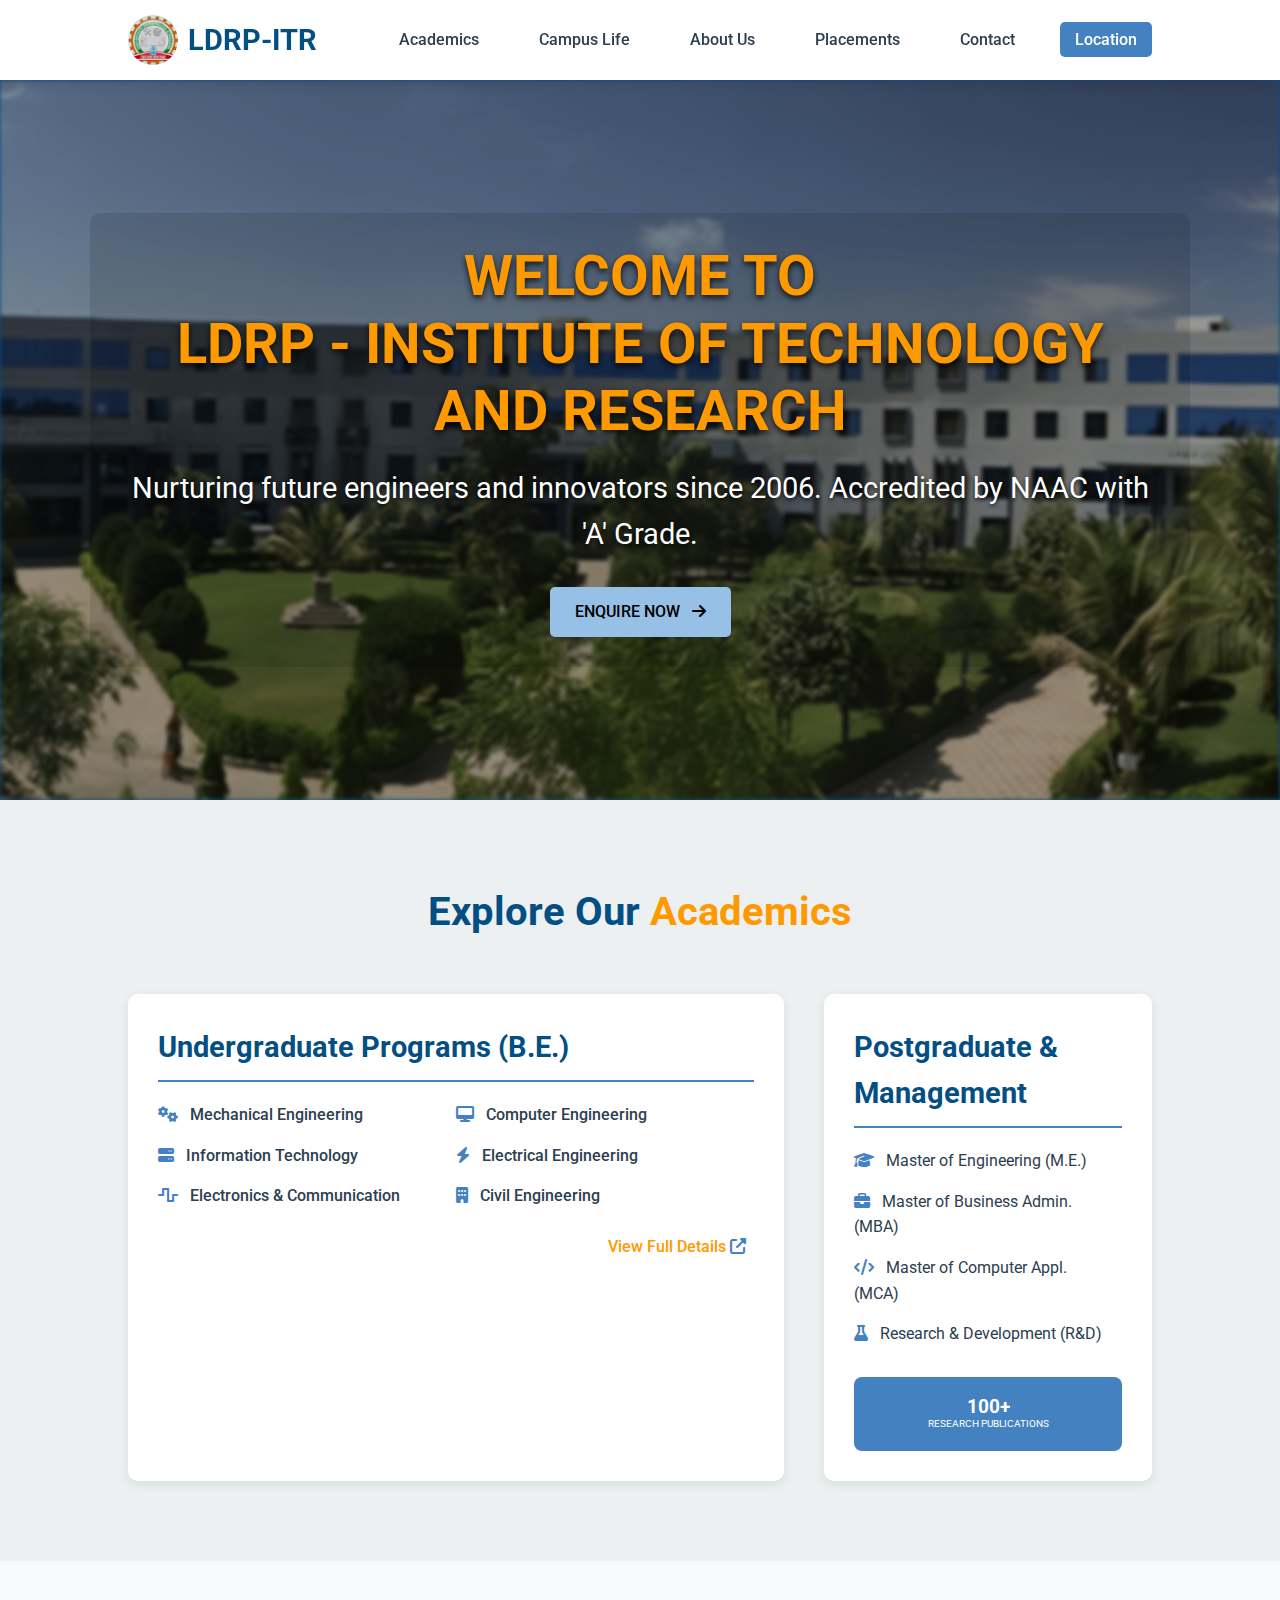
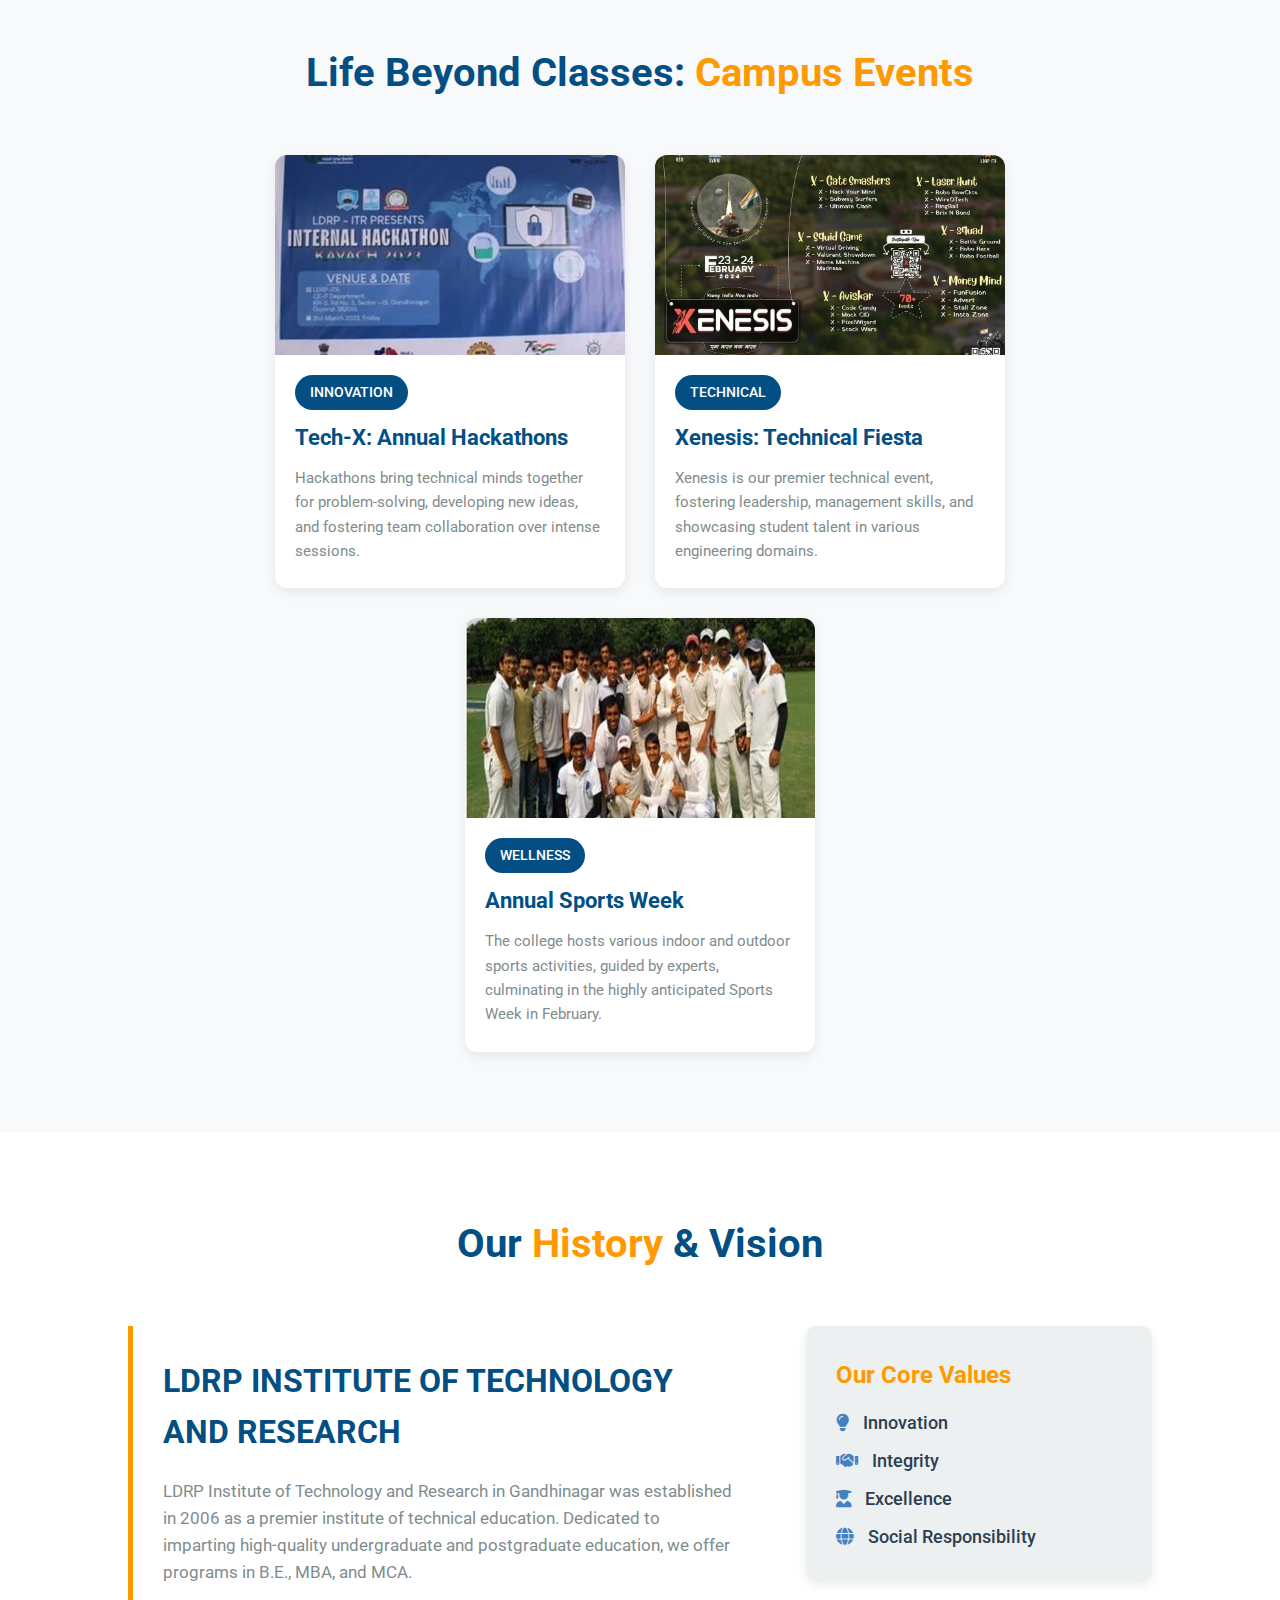
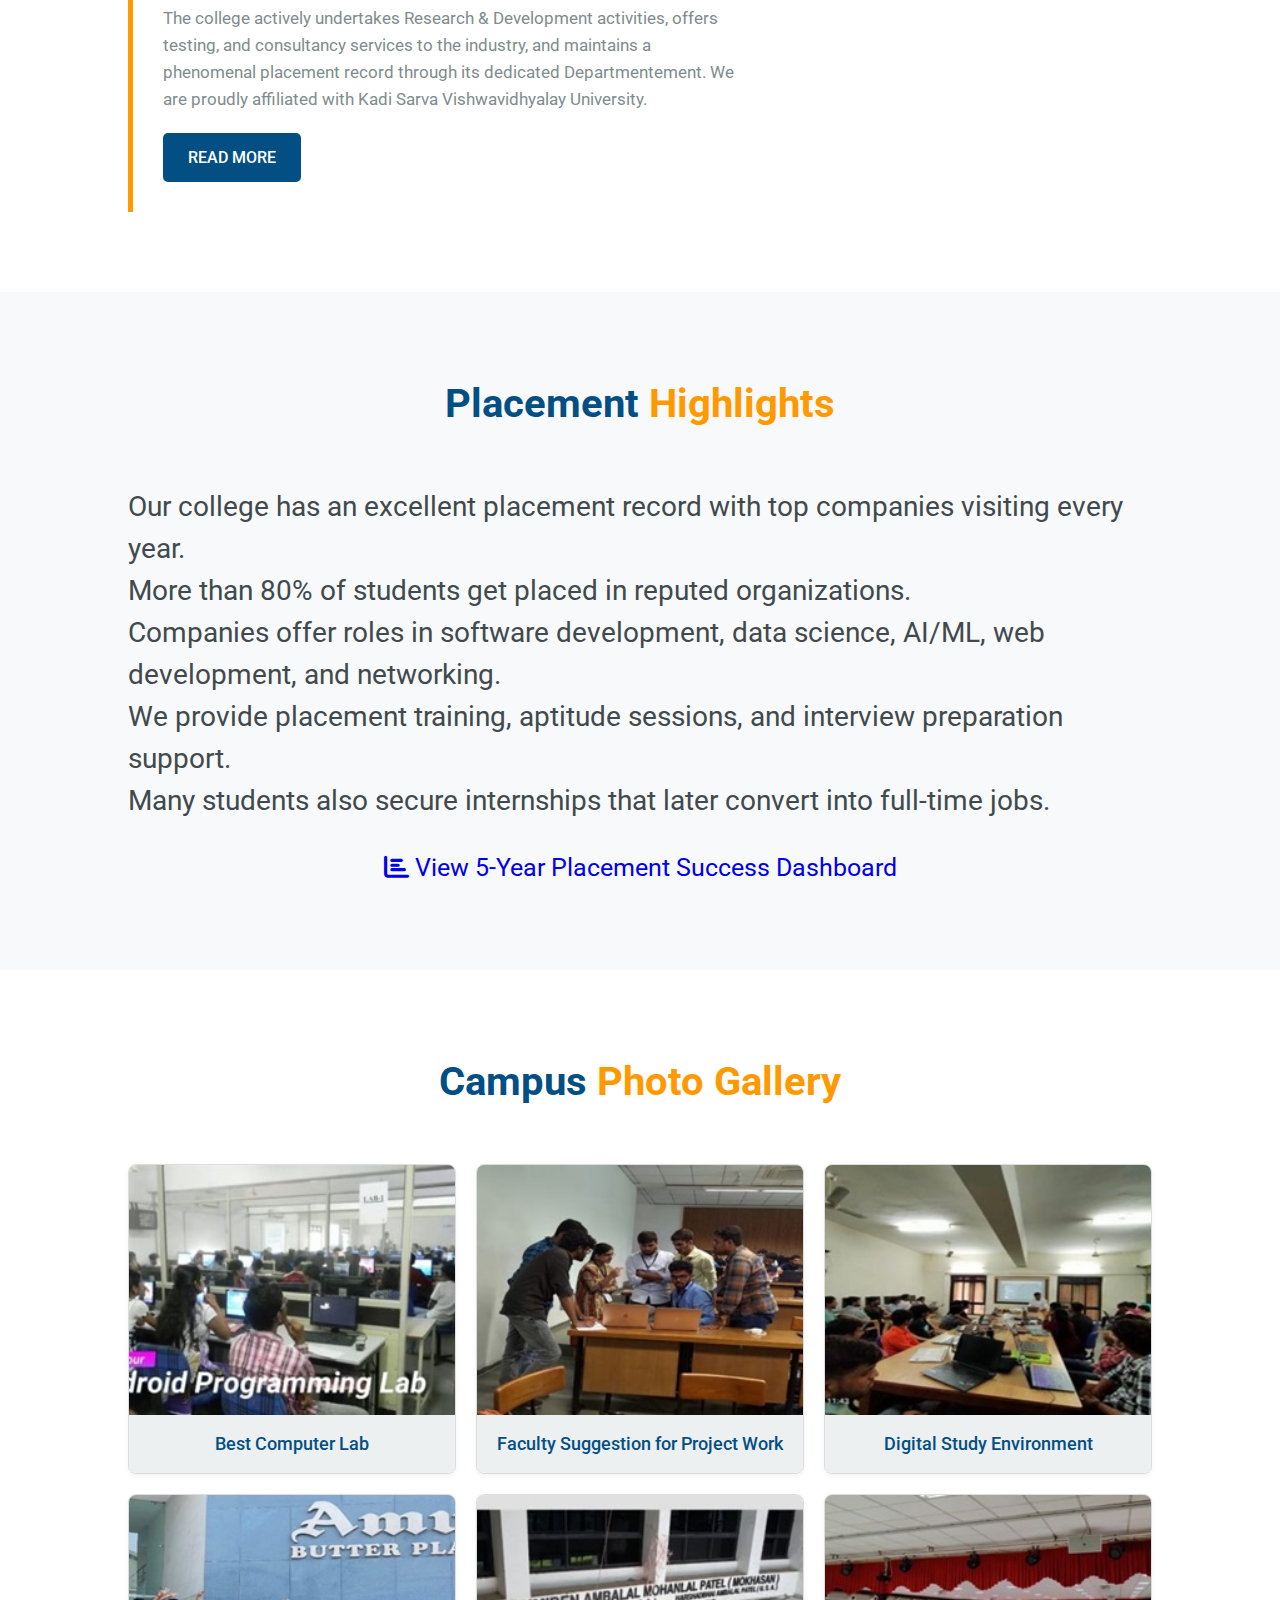
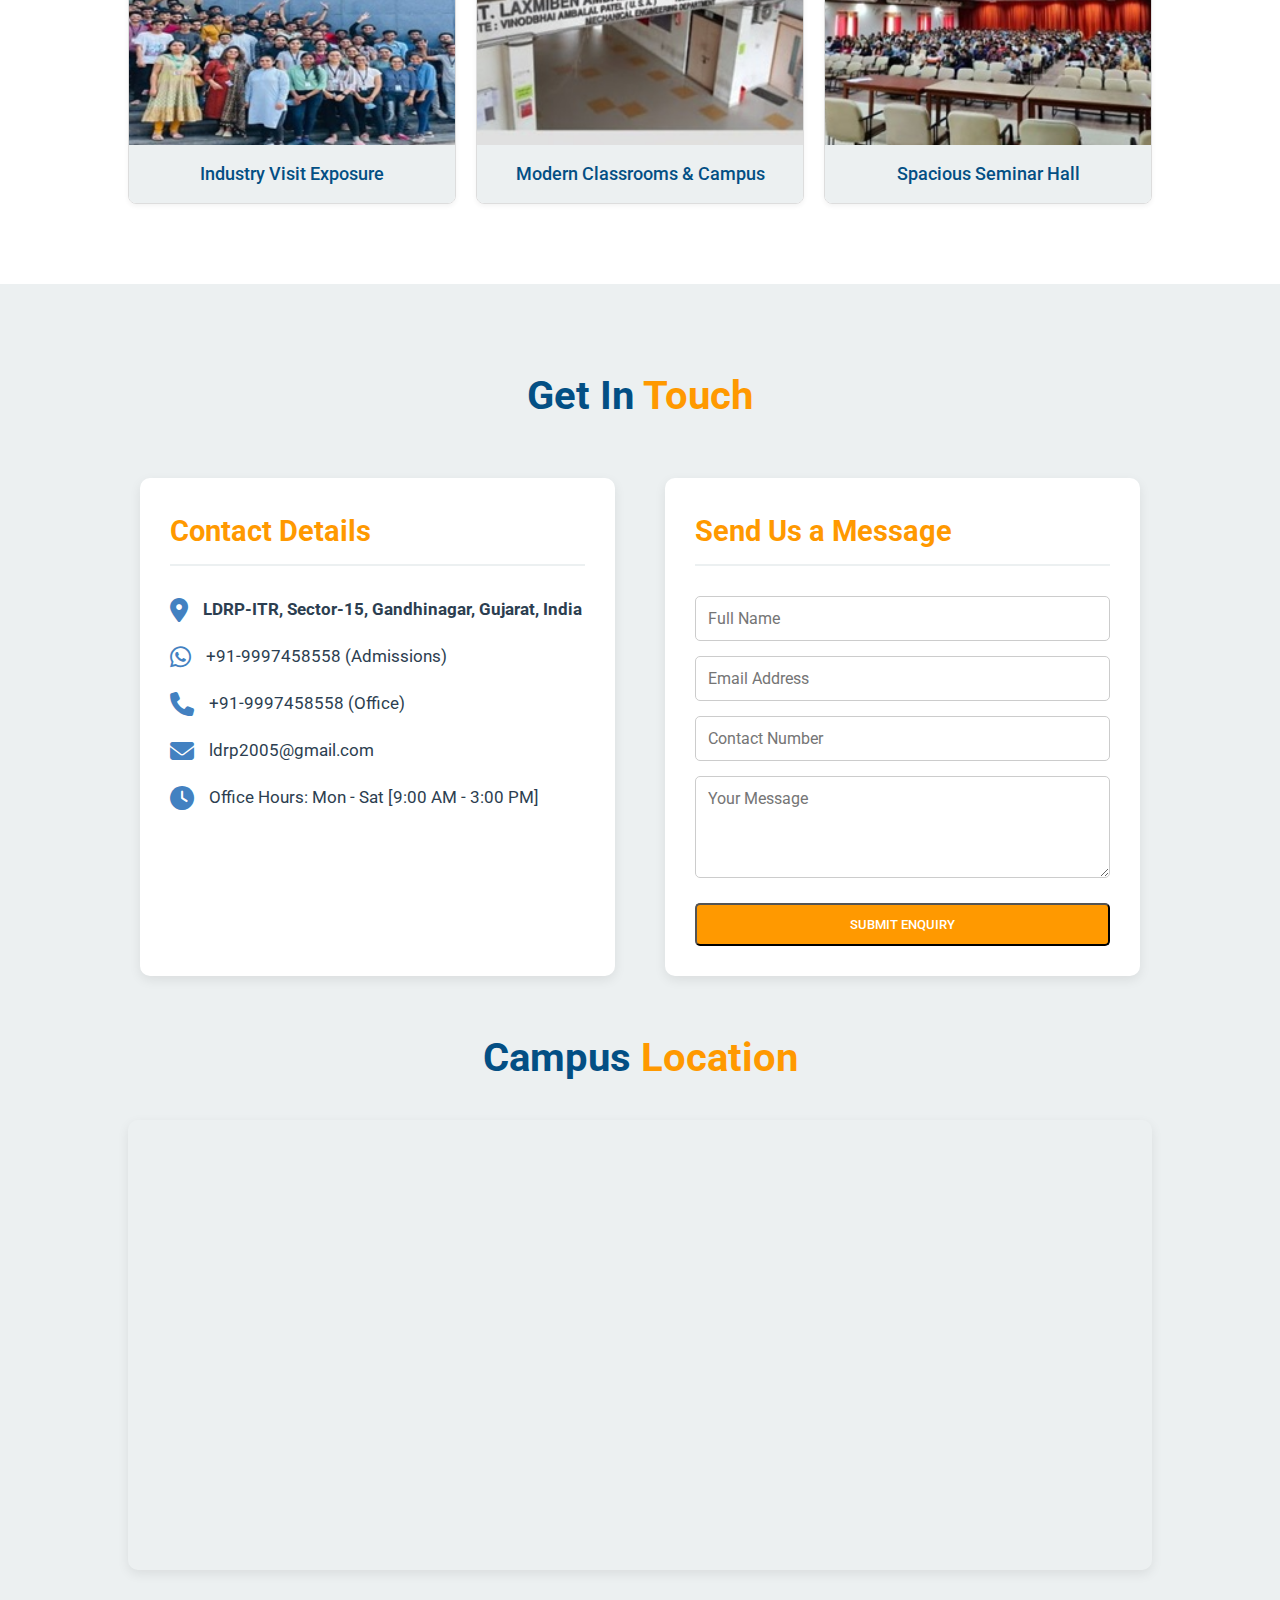
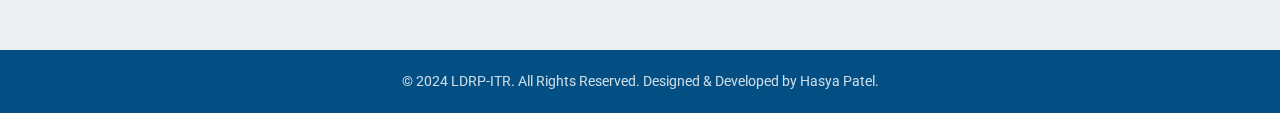
<file: index.html>
<!DOCTYPE html>
<html lang="en">
<head>
    <meta charset="UTF-8">
    <meta name="viewport" content="width=device-width, initial-scale=1.0">
    <title>LDRP Institute of Technology and Research</title>
    <link rel="stylesheet" type="text/css" href="style2.css">
    
    <!-- Using Font Awesome 6 and a Modern Font -->
    <link rel="preconnect" href="https://fonts.googleapis.com">
    <link rel="preconnect" href="https://fonts.gstatic.com" crossorigin>
    <link href="https://fonts.googleapis.com/css2?family=Roboto:wght@400;500;700&display=swap" rel="stylesheet">
    <link rel="stylesheet" href="https://cdnjs.cloudflare.com/ajax/libs/font-awesome/6.6.0/css/all.min.css" xintegrity="sha512-Kc323vGBEqzTmouAECnVceyQqyqdsSiqLQISBL29aUW4U/M7pSPA/gEUZQqv1cwx4OnYxTxve5UMg5GT6L4JJg==" crossorigin="anonymous" referrerpolicy="no-referrer" />
</head>
<body>

    <header id="Home">
        <div class="logo">
            <img src="logo.png" alt="LDRP-ITR Logo">
            <h1>LDRP-ITR</h1>
        </div>
        <nav class="navmenu">
            <ul>
                <li><a href="#department">Academics</a></li>
                <li><a href="#services">Campus Life</a></li>
                <li><a href="#about">About Us</a></li>
                <li><a href="#placement">Placements</a></li>
                <li><a href="#contact">Contact</a></li>
                <li><a href="#location" class="cta-btn-nav">Location</a></li>
            </ul>
        </nav>
        <div class="menu-toggle" id="menu-icon">
            <i class="fas fa-bars"></i>
        </div>
    </header>

    <!-- 1. HERO SECTION -->
    <section class="hero-section">
            <div class="hero-content">
                <h1>WELCOME TO <br> LDRP - INSTITUTE OF TECHNOLOGY AND RESEARCH</h1>
                <p>Nurturing future engineers and innovators since 2006. Accredited by NAAC with 'A' Grade.</p>
                <a href="#contact" class="main-cta-btn" style="background-color: rgb(151, 192, 231);color:black">Enquire Now <i class="fas fa-arrow-right"></i></a>
            </div>
            <div class="bgimg-overlay"></div>
    </section>
    
    <!-- 2. DEPARTMENT/ACADEMICS SECTION -->
    <section class="academics-section" id="department">
        <h2 class="section-title">Explore Our <span>Academics</span></h2>
        
        <div class="department-grid">
            <div class="dep-card">
                <h3>Undergraduate Programs (B.E.)</h3>
                <ul>
                    <li><a href="dep11.html"><i class="fas fa-cogs"></i> Mechanical Engineering</a></li> 
                    <li><a href="dep22.html"><i class="fas fa-desktop"></i> Computer Engineering</a></li>      
                    <li><a href="dep33.html"><i class="fas fa-server"></i> Information Technology</a></li> 
                    <li><a href="dep44.html"><i class="fas fa-bolt"></i> Electrical Engineering</a></li>
                    <li><a href="dep55.html"><i class="fas fa-wave-square"></i> Electronics & Communication</a></li>
                    <li><a href="dep66.html"><i class="fas fa-building"></i> Civil Engineering</a></li>
                </ul>
                <a href="#" class="view-details">View Full Details <i class="fas fa-external-link-alt"></i></a>
            </div>

            <div class="dep-card">
                <h3>Postgraduate & Management</h3>
                <ul class="pg-list">
                    <li><i class="fas fa-graduation-cap"></i> Master of Engineering (M.E.)</li>
                    <li><i class="fas fa-briefcase"></i> Master of Business Admin. (MBA)</li>
                    <li><i class="fas fa-code"></i> Master of Computer Appl. (MCA)</li>
                    <li><i class="fas fa-flask"></i> Research & Development (R&D)</li>
                </ul>
                <div class="stats-box">
                    <h4>100+</h4>
                    <p>Research Publications</p>
                </div>
            </div>
        </div>
    </section>
    
    <!-- 3. SERVICES / CAMPUS LIFE SECTION -->
    <section class="campus-life" id="services">
        <h2 class="section-title">Life Beyond Classes: <span>Campus Events</span></h2>
        <div class="card-list">
            <a href="#" class="card-item">
                <img src="event1.jpeg" alt="Hackathon Event Image">
                <span class="tag">Innovation</span>
                <h3>Tech-X: Annual Hackathons</h3>
                <p>Hackathons bring technical minds together for problem-solving, developing new ideas, and fostering team collaboration over intense sessions.</p>
            </a>
            <a href="#" class="card-item">
                <img src="event2.jpeg" alt="Technical Event Image">
                <span class="tag">Technical</span>
                <h3>Xenesis: Technical Fiesta</h3>
                <p>Xenesis is our premier technical event, fostering leadership, management skills, and showcasing student talent in various engineering domains.</p>
            </a>
            <a href="#" class="card-item">
                <img src="event3.jpg" alt="Sports Event Image">
                <span class="tag">Wellness</span>
                <h3>Annual Sports Week</h3>
                <p>The college hosts various indoor and outdoor sports activities, guided by experts, culminating in the highly anticipated Sports Week in February.</p>
            </a>
        </div>
    </section>

    <!-- 4. ABOUT US SECTION -->
    <section class="about-section" id="about">
        <h2 class="section-title">Our <span>History</span> & Vision</h2>
        <div class="history-content">
            <div class="history-text">
                <h2>LDRP INSTITUTE OF TECHNOLOGY AND RESEARCH</h2>
                <p>LDRP Institute of Technology and Research in Gandhinagar was established in 2006 as a premier institute of technical education. Dedicated to imparting high-quality undergraduate and postgraduate education, we offer programs in B.E., MBA, and MCA.</p>
                <p>The college actively undertakes Research & Development activities, offers testing, and consultancy services to the industry, and maintains a phenomenal placement record through its dedicated Departmentement. We are proudly affiliated with Kadi Sarva Vishwavidhyalay University.</p>
                <a href="https://en.wikipedia.org/wiki/LDRP_Institute_of_Technology_and_Research" class="main-cta-btn secondary-btn">Read More</a>
            </div>
            <div class="vision-box">
                <h4>Our Core Values</h4>
                <ul>
                    <li><i class="fas fa-lightbulb"></i> Innovation</li>
                    <li><i class="fas fa-handshake"></i> Integrity</li>
                    <li><i class="fas fa-user-graduate"></i> Excellence</li>
                    <li><i class="fas fa-globe"></i> Social Responsibility</li>
                </ul>
            </div>
        </div>
    </section>

 <section class="placement1" id="placement">
        <h2 class="section-title">Placement <span>Highlights</span></h2>
      <p style="font-size:28px; color: #42494d; text-align: left; line-height: 1.5;">
    Our college has an excellent placement record with top companies visiting every year.<br>
    More than 80% of students get placed in reputed organizations.<br>
    Companies offer roles in software development, data science, AI/ML, web development, and networking.<br>
    We provide placement training, aptitude sessions, and interview preparation support.<br>
    Many students also secure internships that later convert into full-time jobs.
</p>

<br>
 <div class="flex justify-center items-center p-4">
    <div  class="placement"style=" text-align: center;  font-size: 25px; color: blue;font-family: 'Courier New', monospace; ">
    <a href="placement.html" 
       class="inline-flex items-center px-6 py-3 border border-transparent text-base font-medium rounded-xl shadow-lg 
              text-white bg-emerald-600 hover:bg-emerald-700 
              focus:outline-none focus:ring-4 focus:ring-emerald-500 focus:ring-opacity-50 
              transition duration-150 ease-in-out transform hover:scale-105 active:scale-95">
        <i class="fas fa-chart-bar mr-3"></i>
        View 5-Year Placement Success Dashboard
    </a>
    
    </div>
</div>
   </section>
    <!-- 6. PHOTO GALLERY -->
    <section class="gallery-section" id="photo">
        <h2 class="section-title">Campus <span>Photo Gallery</span></h2>
        <div class="image-gallery">
            <div class="gallery-item">
                <img src="img1.jpg" alt="Computer Lab">
                <div class="desc">Best Computer Lab</div>
            </div>
            <div class="gallery-item">
                <img src="img2.jpeg" alt="Faculty Suggesting Project Work">
                <div class="desc">Faculty Suggestion for Project Work</div>
            </div>
            <div class="gallery-item">
                <img src="img3.jpg" alt="Digital Study">
                <div class="desc">Digital Study Environment</div>
            </div>
            <div class="gallery-item">
                <img src="img4.jpeg" alt="Industry Visit">
                <div class="desc">Industry Visit Exposure</div>
            </div>
            <div class="gallery-item">
                <img src="img5.jpeg" alt="Best Class & Campus">
                <div class="desc">Modern Classrooms & Campus</div>
            </div>
            <div class="gallery-item">
                <img src="img6.jpeg" alt="Big Seminar Hall">
                <div class="desc">Spacious Seminar Hall</div>
            </div>
        </div>
    </section>
    
    <!-- 7. CONTACT & LOCATION -->
    <section class="contact-location-section" id="contact">
        <h2 class="section-title">Get In <span>Touch</span></h2>
        <div class="contact-grid">
            <div class="contact-info-block">
                <h3>Contact Details</h3>
                <div class="contact-detail">
                    <i class="fas fa-map-marker-alt"></i>
                    <h4>LDRP-ITR, Sector-15, Gandhinagar, Gujarat, India</h4>
                </div>
                <div class="contact-detail">
                    <i class="fab fa-whatsapp"></i>
                    <p>+91-9997458558 (Admissions)</p>
                </div>
                <div class="contact-detail">
                    <i class="fas fa-phone"></i>
                    <p>+91-9997458558 (Office)</p>
                </div>
                <div class="contact-detail">
                    <i class="fas fa-envelope"></i>
                    <p>ldrp2005@gmail.com</p>
                </div>
                <div class="contact-detail">
                    <i class="fas fa-clock"></i>
                    <p>Office Hours: Mon - Sat [9:00 AM - 3:00 PM]</p>
                </div>
            </div>
            
            <div class="contact-form-block">
                <h3>Send Us a Message</h3>
                <form id="contactForm" action="https://api.web3forms.com/submit" method="POST">
                    <input type="hidden" name="access_key" value="268917ce-3ada-4e6c-b4ea-2034eee66208">
                    <input type="text" name="name" placeholder="Full Name" required>
                    <input type="email" name="email" placeholder="Email Address" required>
                    <input type="tel" name="contact" placeholder="Contact Number" required>
                    <textarea name="message" placeholder="Your Message" rows="4" required></textarea>
                    <button type="submit" class="main-cta-btn">Submit Enquiry</button>
                </form>
                <!-- Added div for JavaScript feedback -->
                <div id="form-message" class="message-box"></div> 
            </div>
        </div>

        <div class="map-container" id="location">
            <h2 class="section-title location-title">Campus <span>Location</span></h2>
<iframe src="https://www.google.com/maps/embed?pb=!1m14!1m8!1m3!1d12453.709959834809!2d72.62545313089579!3d23.234537469231217!3m2!1i1024!2i768!4f13.1!3m3!1m2!1s0x395c2b933477ba9f%3A0xe440409e66bea08a!2sLDRP%20Institute%20of%20Technology%20and%20Research!5e1!3m2!1sen!2sin!4v1765386657492!5m2!1sen!2sin" width="600" height="450" style="border:0;" allowfullscreen="" loading="lazy" referrerpolicy="no-referrer-when-downgrade"></iframe>
        </div>
    </section>

    <!-- 8. FOOTER -->
    <footer>
        <div class="end-text">
            <p>&copy; 2024 LDRP-ITR. All Rights Reserved. Designed & Developed by Hasya Patel.</p>
        </div>
    </footer>

    <!-- Changed console.js to script2.js -->
    <script src="console.js"></script> 
</body>

</html>
</file>
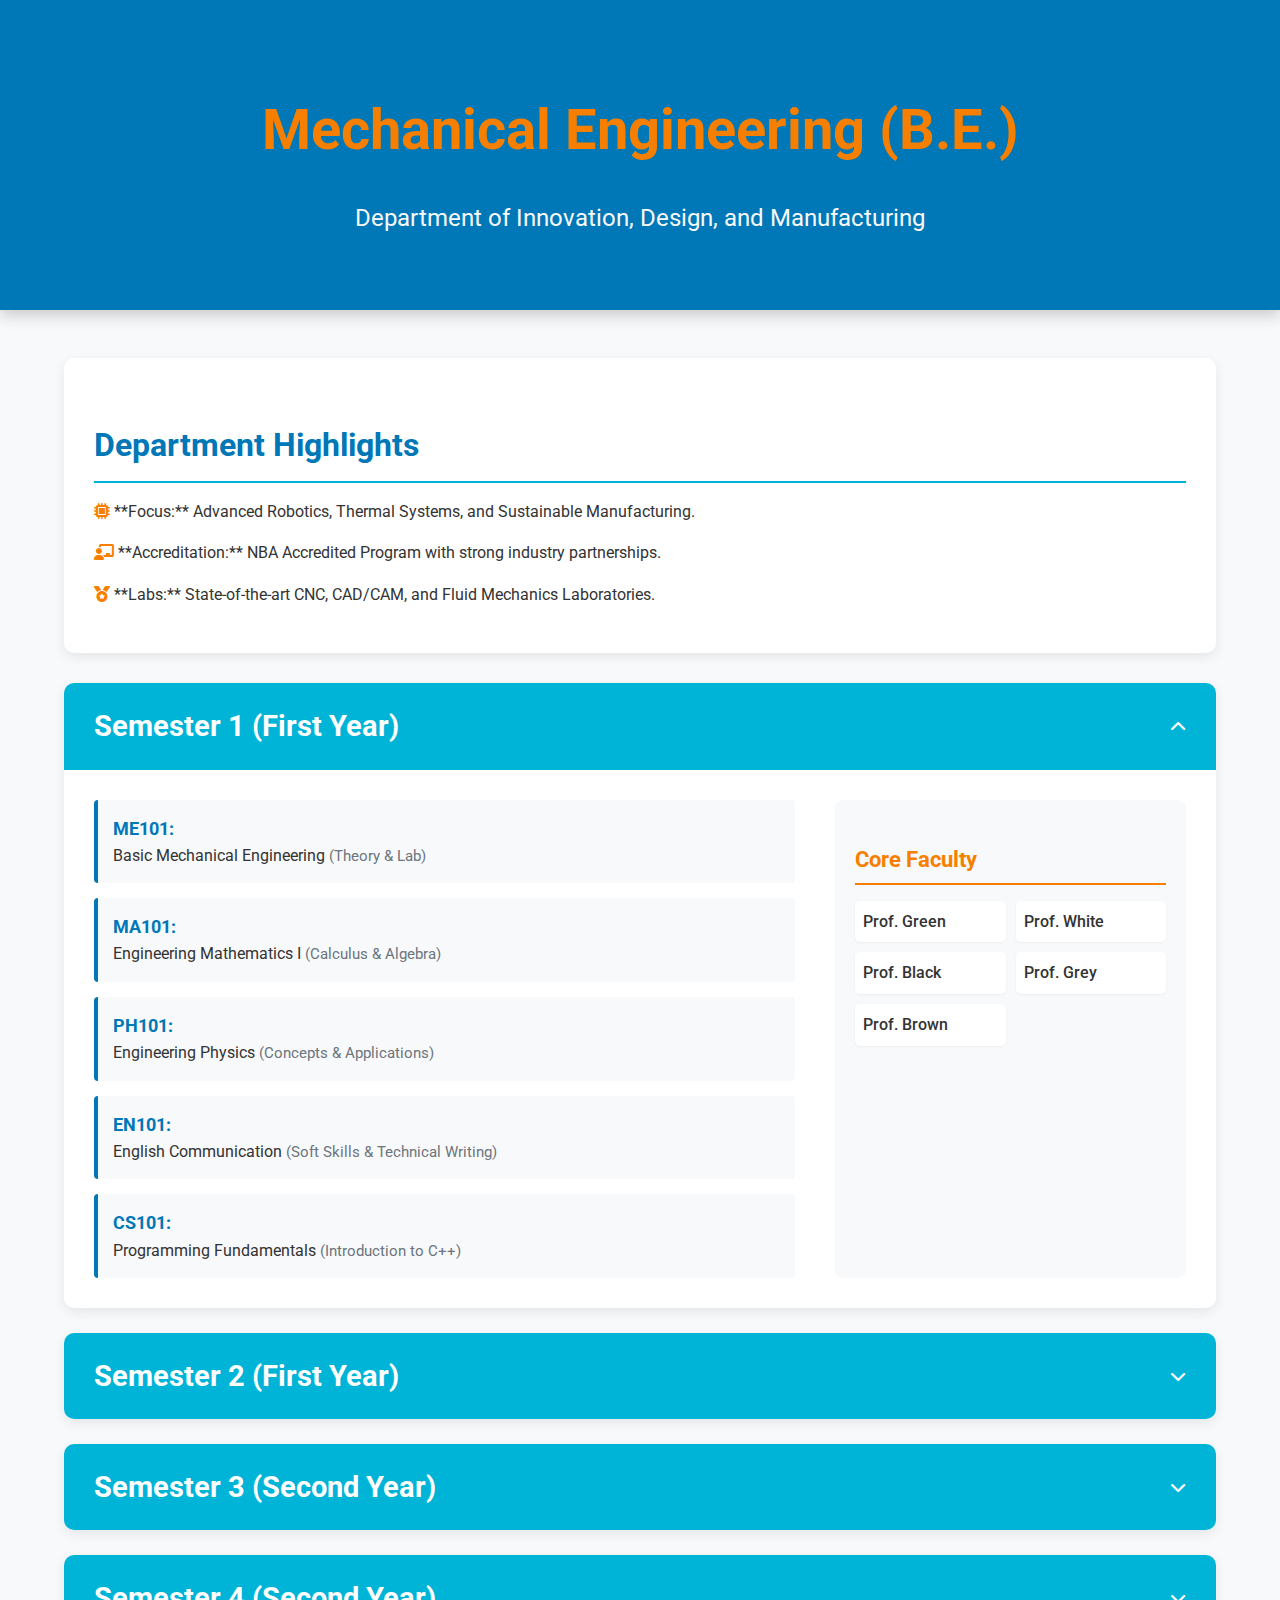
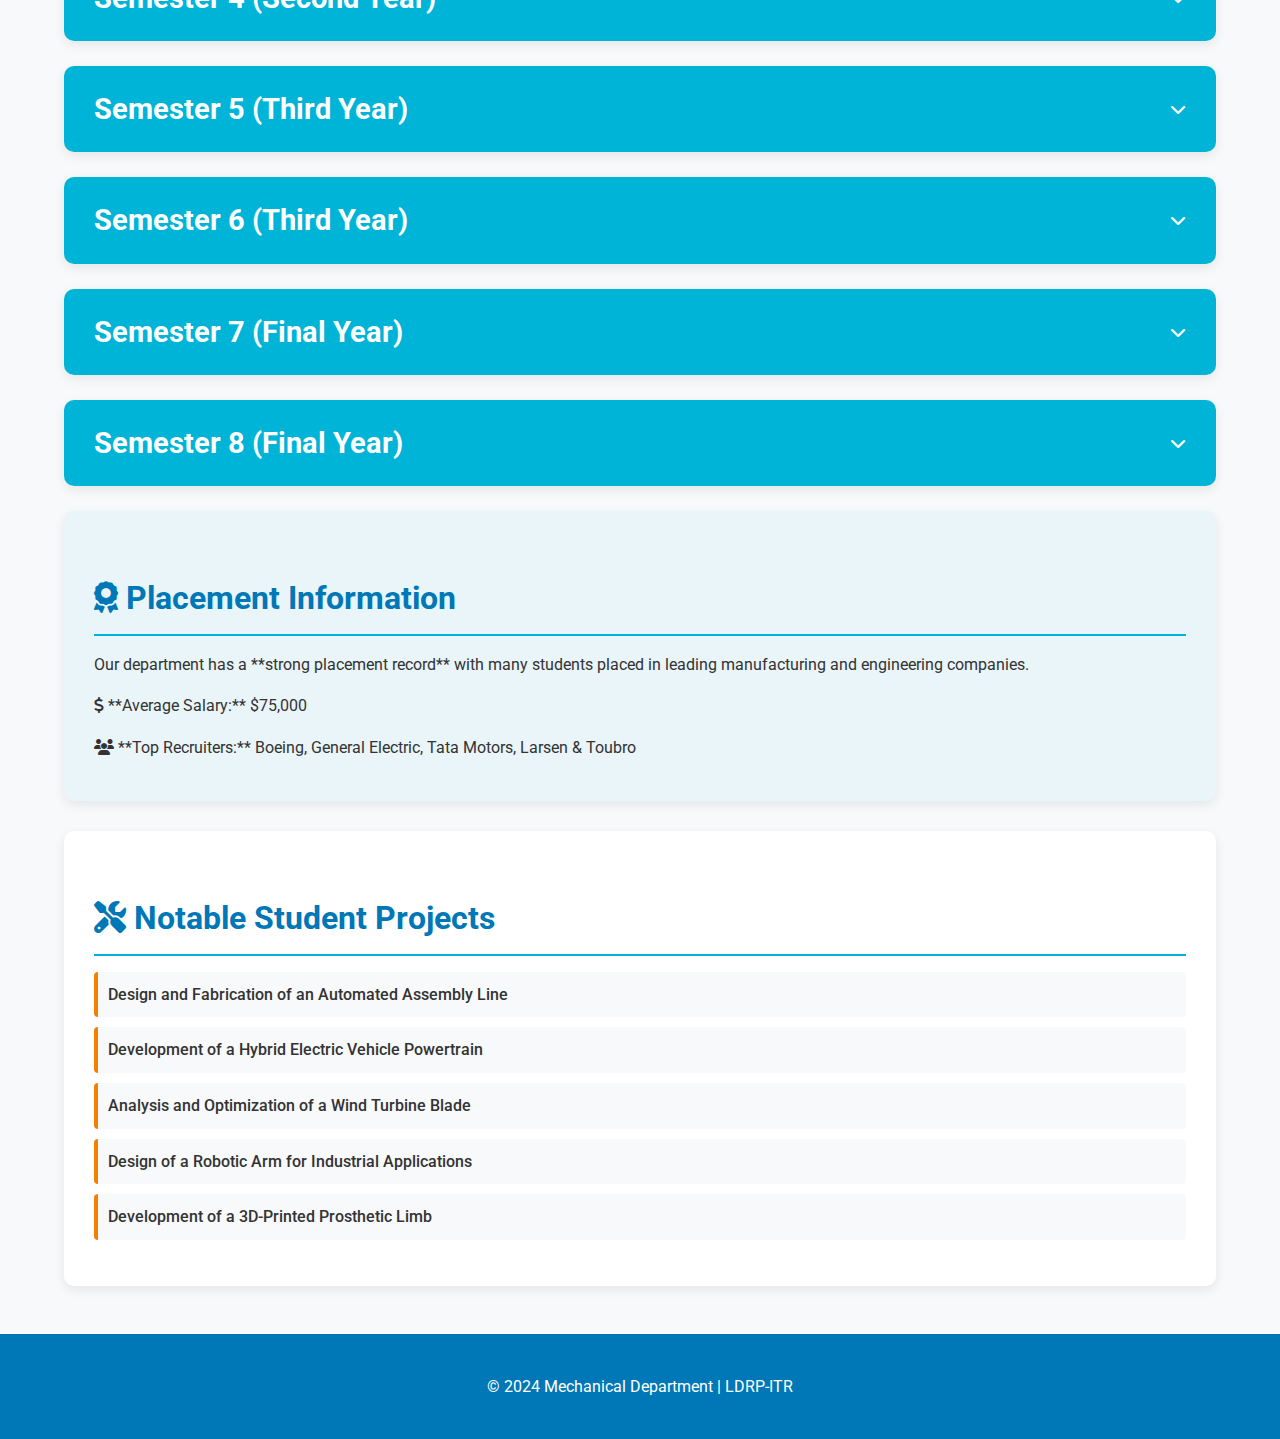
<file: dep11.html>
<!DOCTYPE html>
<html lang="en">
<head>
    <meta charset="UTF-8">
    <meta name="viewport" content="width=device-width, initial-scale=1.0">
    <title>Mechanical Engineering Department - LDRP-ITR</title>
    
    <!-- Using Roboto for consistency and Font Awesome for icons -->
    <link rel="preconnect" href="https://fonts.googleapis.com">
    <link rel="preconnect" href="https://fonts.gstatic.com" crossorigin>
    <link href="https://fonts.googleapis.com/css2?family=Roboto:wght@400;500;700&display=swap" rel="stylesheet">
    <link rel="stylesheet" href="https://cdnjs.cloudflare.com/ajax/libs/font-awesome/6.6.0/css/all.min.css" xintegrity="sha512-Kc323vGBEqzTmouAECnVceyQqyqdsSiqLQISBL29aUW4U/M7pSPA/gEUZQqv1cwx4OnYxTxve5UMg5GT6L4JJg==" crossorigin="anonymous" referrerpolicy="no-referrer" />

    <style>
        :root {
            --primary-color: #0077b6; /* Deep Blue/Teal (from main site) */
            --secondary-color: #00b4d8; /* Brighter Blue */
            --accent-color: #f77f00; /* Orange/Yellow for emphasis */
            --text-dark: #333333;
            --text-light: #6c757d;
            --bg-light: #f8f9fa;
            --bg-white: #ffffff;
            --shadow: 0 4px 12px rgba(0, 0, 0, 0.08);
        }

        body {
            font-family: 'Roboto', sans-serif;
            margin: 0;
            padding: 0;
            line-height: 1.6;
            background-color: var(--bg-light);
            color: var(--text-dark);
        }

        header {
            background-color: var(--primary-color);
            color: white;
            text-align: center;
            padding: 3rem 0;
            box-shadow: 0 5px 15px rgba(0, 0, 0, 0.2);
        }

        header h1 {
            font-size: 3.5rem;
            color: var(--accent-color);
            margin-bottom: 0.5rem;
        }

        header p {
            font-size: 1.5rem;
            color: var(--bg-light);
        }

        .container {
            width: 90%;
            max-width: 1200px;
            margin: 3rem auto;
        }

        /* --- Collapsible Semester Cards --- */
        .semester-card {
            background-color: var(--bg-white);
            border-radius: 10px;
            margin-bottom: 25px;
            box-shadow: var(--shadow);
            overflow: hidden;
        }
        
        .semester-header {
            background-color: var(--secondary-color);
            color: var(--bg-white);
            padding: 20px 30px;
            cursor: pointer;
            display: flex;
            justify-content: space-between;
            align-items: center;
            transition: background-color 0.3s;
        }
        
        .semester-header:hover {
            background-color: #008fa7;
        }

        .semester-header h2 {
            margin: 0;
            font-size: 1.8rem;
        }
        
        .semester-header i {
            transition: transform 0.3s;
        }

        .semester-content {
            display: none; /* Controlled by JS */
            padding: 30px;
        }

        /* State when open */
        .semester-header.active i {
            transform: rotate(180deg);
        }

        /* --- Content Layout --- */
        .content-grid {
            display: grid;
            grid-template-columns: 2fr 1fr;
            gap: 40px;
        }

        .subjects-list {
            display: flex;
            flex-direction: column;
            gap: 15px;
        }

        .subject {
            background-color: var(--bg-light);
            padding: 15px;
            border-left: 4px solid var(--primary-color);
            border-radius: 4px;
            transition: background-color 0.3s;
        }
        
        .subject:hover {
            background-color: #e9f5f9;
        }

        .subject strong {
            display: block;
            font-size: 1.1rem;
            color: var(--primary-color);
        }
        
        .subject span {
            font-size: 0.95rem;
            color: var(--text-light);
        }

        .faculty-list {
            background-color: var(--bg-light);
            padding: 20px;
            border-radius: 8px;
        }

        .faculty-list h3 {
            color: var(--accent-color);
            font-size: 1.4rem;
            margin-bottom: 15px;
            border-bottom: 2px solid var(--accent-color);
            padding-bottom: 5px;
        }

        .faculty-list ul {
            list-style-type: none;
            padding: 0;
            display: grid;
            grid-template-columns: repeat(2, 1fr);
            gap: 10px;
        }
        
        .faculty-list li {
            background-color: var(--bg-white);
            padding: 8px;
            border-radius: 5px;
            box-shadow: 0 1px 3px rgba(0, 0, 0, 0.05);
            font-weight: 500;
        }

        /* --- Additional Content Boxes (Placement & Projects) --- */
        .content-box {
            background-color: var(--bg-white);
            border-radius: 10px;
            padding: 30px;
            margin-bottom: 30px;
            box-shadow: var(--shadow);
        }

        .content-box h3 {
            color: var(--primary-color);
            font-size: 2rem;
            margin-bottom: 15px;
            border-bottom: 2px solid var(--secondary-color);
            padding-bottom: 10px;
        }
        
        .placement-info {
            background-color: #e9f5f9; /* Light blue background */
        }

        .placement-info p {
            margin-bottom: 10px;
        }

        .project-list ul {
            list-style: none;
            padding: 0;
            display: flex;
            flex-direction: column;
            gap: 10px;
        }

        .project-list li {
            background-color: var(--bg-light);
            padding: 10px;
            border-radius: 4px;
            border-left: 4px solid var(--accent-color);
            font-weight: 500;
        }

        footer {
            background-color: var(--primary-color);
            color: var(--bg-white);
            text-align: center;
            padding: 1.5rem 0;
            margin-top: 3rem;
        }
        
        /* --- Responsiveness --- */
        @media (max-width: 900px) {
            .container {
                width: 95%;
            }
            .content-grid {
                grid-template-columns: 1fr;
            }
        }
        
        @media (max-width: 600px) {
            header h1 {
                font-size: 2.5rem;
            }
            header p {
                font-size: 1.2rem;
            }
            .semester-header h2 {
                font-size: 1.5rem;
            }
            .faculty-list ul {
                grid-template-columns: 1fr;
            }
        }
    </style>
</head>
<body>

    <header>
        <h1>Mechanical Engineering (B.E.)</h1>
        <p>Department of Innovation, Design, and Manufacturing</p>
    </header>

    <div class="container">
        <!-- Add Department Overview Section -->
        <div class="content-box department-overview">
            <h3>Department Highlights</h3>
            <p><i class="fas fa-microchip" style="color: var(--accent-color);"></i> **Focus:** Advanced Robotics, Thermal Systems, and Sustainable Manufacturing.</p>
            <p><i class="fas fa-chalkboard-teacher" style="color: var(--accent-color);"></i> **Accreditation:** NBA Accredited Program with strong industry partnerships.</p>
            <p><i class="fas fa-medal" style="color: var(--accent-color);"></i> **Labs:** State-of-the-art CNC, CAD/CAM, and Fluid Mechanics Laboratories.</p>
        </div>


        <!-- SEMESTER CARDS (Now Collapsible) -->
        
        <!-- Semester 1 -->
        <div class="semester-card">
            <div class="semester-header">
                <h2>Semester 1 (First Year)</h2>
                <i class="fas fa-chevron-down"></i>
            </div>
            <div class="semester-content">
                <div class="content-grid">
                    <div class="subjects-list">
                        <div class="subject"><strong>ME101:</strong> Basic Mechanical Engineering <span>(Theory & Lab)</span></div>
                        <div class="subject"><strong>MA101:</strong> Engineering Mathematics I <span>(Calculus & Algebra)</span></div>
                        <div class="subject"><strong>PH101:</strong> Engineering Physics <span>(Concepts & Applications)</span></div>
                        <div class="subject"><strong>EN101:</strong> English Communication <span>(Soft Skills & Technical Writing)</span></div>
                        <div class="subject"><strong>CS101:</strong> Programming Fundamentals <span>(Introduction to C++)</span></div>
                    </div>
                    <div class="faculty-list">
                        <h3>Core Faculty</h3>
                        <ul>
                            <li>Prof. Green</li>
                            <li>Prof. White</li>
                            <li>Prof. Black</li>
                            <li>Prof. Grey</li>
                            <li>Prof. Brown</li>
                        </ul>
                    </div>
                </div>
            </div>
        </div>

        <!-- Semester 2 -->
        <div class="semester-card">
            <div class="semester-header">
                <h2>Semester 2 (First Year)</h2>
                <i class="fas fa-chevron-down"></i>
            </div>
            <div class="semester-content">
                <div class="content-grid">
                    <div class="subjects-list">
                        <div class="subject"><strong>ME102:</strong> Engineering Graphics <span>(CAD Practice)</span></div>
                        <div class="subject"><strong>MA102:</strong> Engineering Mathematics II <span>(Linear Algebra)</span></div>
                        <div class="subject"><strong>CH101:</strong> Engineering Chemistry <span>(Materials Science)</span></div>
                        <div class="subject"><strong>EE101:</strong> Basic Electrical Engineering <span>(Circuits & Power)</span></div>
                        <div class="subject"><strong>EC101:</strong> Basic Electronics <span>(Semiconductors)</span></div>
                    </div>
                    <div class="faculty-list">
                        <h3>Core Faculty</h3>
                        <ul>
                            <li>Prof. Red</li>
                            <li>Prof. Blue</li>
                            <li>Prof. Yellow</li>
                            <li>Prof. Orange</li>
                            <li>Prof. Purple</li>
                        </ul>
                    </div>
                </div>
            </div>
        </div>

        <!-- Semester 3 -->
        <div class="semester-card">
            <div class="semester-header">
                <h2>Semester 3 (Second Year)</h2>
                <i class="fas fa-chevron-down"></i>
            </div>
            <div class="semester-content">
                <div class="content-grid">
                    <div class="subjects-list">
                        <div class="subject"><strong>ME201:</strong> Thermodynamics <span>(Energy & Heat)</span></div>
                        <div class="subject"><strong>ME202:</strong> Strength of Materials <span>(Stress & Strain Analysis)</span></div>
                        <div class="subject"><strong>MA201:</strong> Differential Equations <span>(Advanced Math)</span></div>
                        <div class="subject"><strong>ME203:</strong> Manufacturing Processes I <span>(Casting & Forming)</span></div>
                        <div class="subject"><strong>ME204:</strong> Fluid Mechanics <span>(Fluid Properties & Flow)</span></div>
                    </div>
                    <div class="faculty-list">
                        <h3>Core Faculty</h3>
                        <ul>
                            <li>Prof. Smith</li>
                            <li>Prof. Johnson</li>
                            <li>Prof. Williams</li>
                            <li>Prof. Jones</li>
                            <li>Prof. Davis</li>
                        </ul>
                    </div>
                </div>
            </div>
        </div>

        <!-- Semester 4 -->
        <div class="semester-card">
            <div class="semester-header">
                <h2>Semester 4 (Second Year)</h2>
                <i class="fas fa-chevron-down"></i>
            </div>
            <div class="semester-content">
                <div class="content-grid">
                    <div class="subjects-list">
                        <div class="subject"><strong>ME205:</strong> Kinematics of Machines <span>(Motion Analysis)</span></div>
                        <div class="subject"><strong>ME206:</strong> Dynamics of Machines <span>(Forces in Machines)</span></div>
                        <div class="subject"><strong>ME207:</strong> Manufacturing Processes II <span>(Machining & Welding)</span></div>
                        <div class="subject"><strong>ME208:</strong> Heat Transfer <span>(Conduction, Convection)</span></div>
                        <div class="subject"><strong>MA202:</strong> Numerical Methods <span>(Computational Techniques)</span></div>
                    </div>
                    <div class="faculty-list">
                        <h3>Core Faculty</h3>
                        <ul>
                            <li>Prof. Wilson</li>
                            <li>Prof. Brown</li>
                            <li>Prof. Miller</li>
                            <li>Prof. Moore</li>
                            <li>Prof. Taylor</li>
                        </ul>
                    </div>
                </div>
            </div>
        </div>

        <!-- Semester 5 -->
        <div class="semester-card">
            <div class="semester-header">
                <h2>Semester 5 (Third Year)</h2>
                <i class="fas fa-chevron-down"></i>
            </div>
            <div class="semester-content">
                <div class="content-grid">
                    <div class="subjects-list">
                        <div class="subject"><strong>ME301:</strong> Design of Machine Elements I <span>(Static Loading)</span></div>
                        <div class="subject"><strong>ME302:</strong> Internal Combustion Engines <span>(Engine Cycles)</span></div>
                        <div class="subject"><strong>ME303:</strong> Measurement and Metrology <span>(Precision Inspection)</span></div>
                        <div class="subject"><strong>ME304:</strong> Power Plant Engineering <span>(Energy Generation)</span></div>
                        <div class="subject"><strong>ME305:</strong> CAD/CAM <span>(Software & Automation)</span></div>
                    </div>
                    <div class="faculty-list">
                        <h3>Core Faculty</h3>
                        <ul>
                            <li>Prof. Anderson</li>
                            <li>Prof. Thomas</li>
                            <li>Prof. Jackson</li>
                            <li>Prof. White</li>
                            <li>Prof. Harris</li>
                        </ul>
                    </div>
                </div>
            </div>
        </div>

        <!-- Semester 6 -->
        <div class="semester-card">
            <div class="semester-header">
                <h2>Semester 6 (Third Year)</h2>
                <i class="fas fa-chevron-down"></i>
            </div>
            <div class="semester-content">
                <div class="content-grid">
                    <div class="subjects-list">
                        <div class="subject"><strong>ME306:</strong> Design of Machine Elements II <span>(Dynamic Loading)</span></div>
                        <div class="subject"><strong>ME307:</strong> Refrigeration and Air Conditioning <span>(RAC Cycles)</span></div>
                        <div class="subject"><strong>ME308:</strong> Automobile Engineering <span>(Vehicle Systems)</span></div>
                        <div class="subject"><strong>ME309:</strong> Robotics <span>(Kinematics & Control)</span></div>
                        <div class="subject"><strong>ME310:</strong> Operations Research <span>(Optimization)</span></div>
                    </div>
                    <div class="faculty-list">
                        <h3>Core Faculty</h3>
                        <ul>
                            <li>Prof. Martin</li>
                            <li>Prof. Thompson</li>
                            <li>Prof. Garcia</li>
                            <li>Prof. Rodriguez</li>
                            <li>Prof. Wilson</li>
                        </ul>
                    </div>
                </div>
            </div>
        </div>

        <!-- Semester 7 -->
        <div class="semester-card">
            <div class="semester-header">
                <h2>Semester 7 (Final Year)</h2>
                <i class="fas fa-chevron-down"></i>
            </div>
            <div class="semester-content">
                <div class="content-grid">
                    <div class="subjects-list">
                        <div class="subject"><strong>ME401:</strong> Industrial Engineering <span>(Productivity & Layout)</span></div>
                        <div class="subject"><strong>ME402:</strong> Finite Element Analysis <span>(FEA Software)</span></div>
                        <div class="subject"><strong>ME403:</strong> Advanced Manufacturing <span>(Additive/Subtractive)</span></div>
                        <div class="subject"><strong>ME404:</strong> Elective I <span>(Specialization choice)</span></div>
                        <div class="subject"><strong>ME405:</strong> Elective II <span>(Specialization choice)</span></div>
                    </div>
                    <div class="faculty-list">
                        <h3>Core Faculty</h3>
                        <ul>
                            <li>Prof. Lee</li>
                            <li>Prof. Perez</li>
                            <li>Prof. Gonzalez</li>
                            <li>Prof. Rivera</li>
                            <li>Prof. Martinez</li>
                        </ul>
                    </div>
                </div>
            </div>
        </div>

        <!-- Semester 8 -->
        <div class="semester-card">
            <div class="semester-header">
                <h2>Semester 8 (Final Year)</h2>
                <i class="fas fa-chevron-down"></i>
            </div>
            <div class="semester-content">
                <div class="content-grid">
                    <div class="subjects-list">
                        <div class="subject"><strong>ME406:</strong> Project Work <span>(Major Thesis)</span></div>
                        <div class="subject"><strong>ME407:</strong> Engineering Economics <span>(Cost & Finance)</span></div>
                        <div class="subject"><strong>ME408:</strong> Elective III <span>(Advanced Topic)</span></div>
                        <div class="subject"><strong>ME409:</strong> Elective IV <span>(Advanced Topic)</span></div>
                        <div class="subject"><strong>ME410:</strong> Seminar <span>(Presentation & Review)</span></div>
                    </div>
                    <div class="faculty-list">
                        <h3>Core Faculty</h3>
                        <ul>
                            <li>Prof. Lopez</li>
                            <li>Prof. Hill</li>
                            <li>Prof. Young</li>
                            <li>Prof. King</li>
                            <li>Prof. Wright</li>
                        </ul>
                    </div>
                </div>
            </div>
        </div>
        
        <!-- Placement and Projects -->
        <div class="content-box placement-info">
            <h3><i class="fas fa-award"></i> Placement Information</h3>
            <p>Our department has a **strong placement record** with many students placed in leading manufacturing and engineering companies.</p>
            <p><i class="fas fa-dollar-sign"></i> **Average Salary:** $75,000</p>
            <p><i class="fas fa-users"></i> **Top Recruiters:** Boeing, General Electric, Tata Motors, Larsen & Toubro</p>
        </div>

        <div class="content-box project-list">
            <h3><i class="fas fa-tools"></i> Notable Student Projects</h3>
            <ul>
                <li>Design and Fabrication of an Automated Assembly Line</li>
                <li>Development of a Hybrid Electric Vehicle Powertrain</li>
                <li>Analysis and Optimization of a Wind Turbine Blade</li>
                <li>Design of a Robotic Arm for Industrial Applications</li>
                <li>Development of a 3D-Printed Prosthetic Limb</li>
            </ul>
        </div>

    </div>

    <footer>
        <p>&copy; 2024 Mechanical Department | LDRP-ITR</p>
    </footer>

    <script>
        // JS for Collapsible Semester Sections
        document.addEventListener('DOMContentLoaded', () => {
            const semesterHeaders = document.querySelectorAll('.semester-header');

            semesterHeaders.forEach(header => {
                header.addEventListener('click', () => {
                    const content = header.nextElementSibling;
                    const isActive = header.classList.contains('active');

                    // Close all other open sections
                    document.querySelectorAll('.semester-header.active').forEach(openHeader => {
                        if (openHeader !== header) {
                            openHeader.classList.remove('active');
                            openHeader.nextElementSibling.style.display = 'none';
                        }
                    });

                    // Toggle the clicked section
                    if (!isActive) {
                        header.classList.add('active');
                        content.style.display = 'block';
                    } else {
                        header.classList.remove('active');
                        content.style.display = 'none';
                    }
                });
            });
            
            // Optional: Open the first semester by default
            const firstHeader = document.querySelector('.semester-header');
            if (firstHeader) {
                firstHeader.click();
            }
        });
    </script>
</body>
</html>
</file>
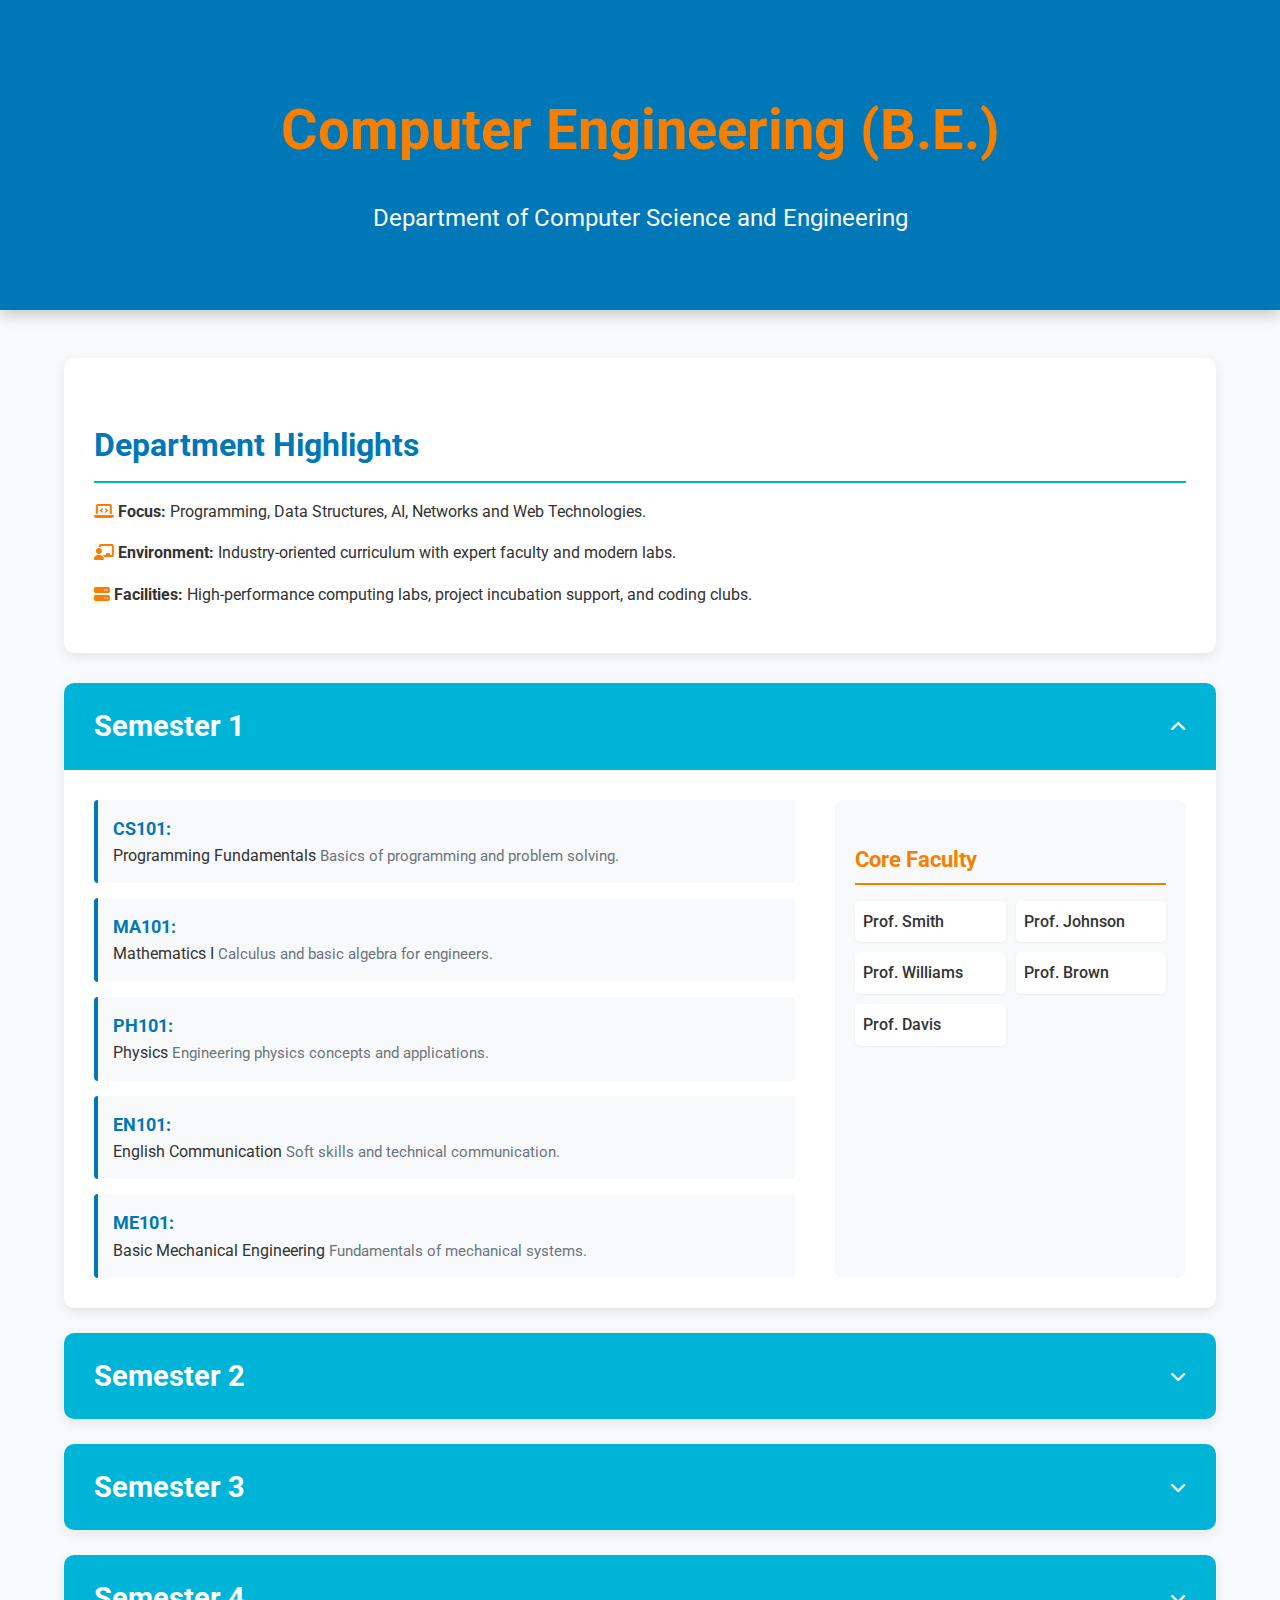
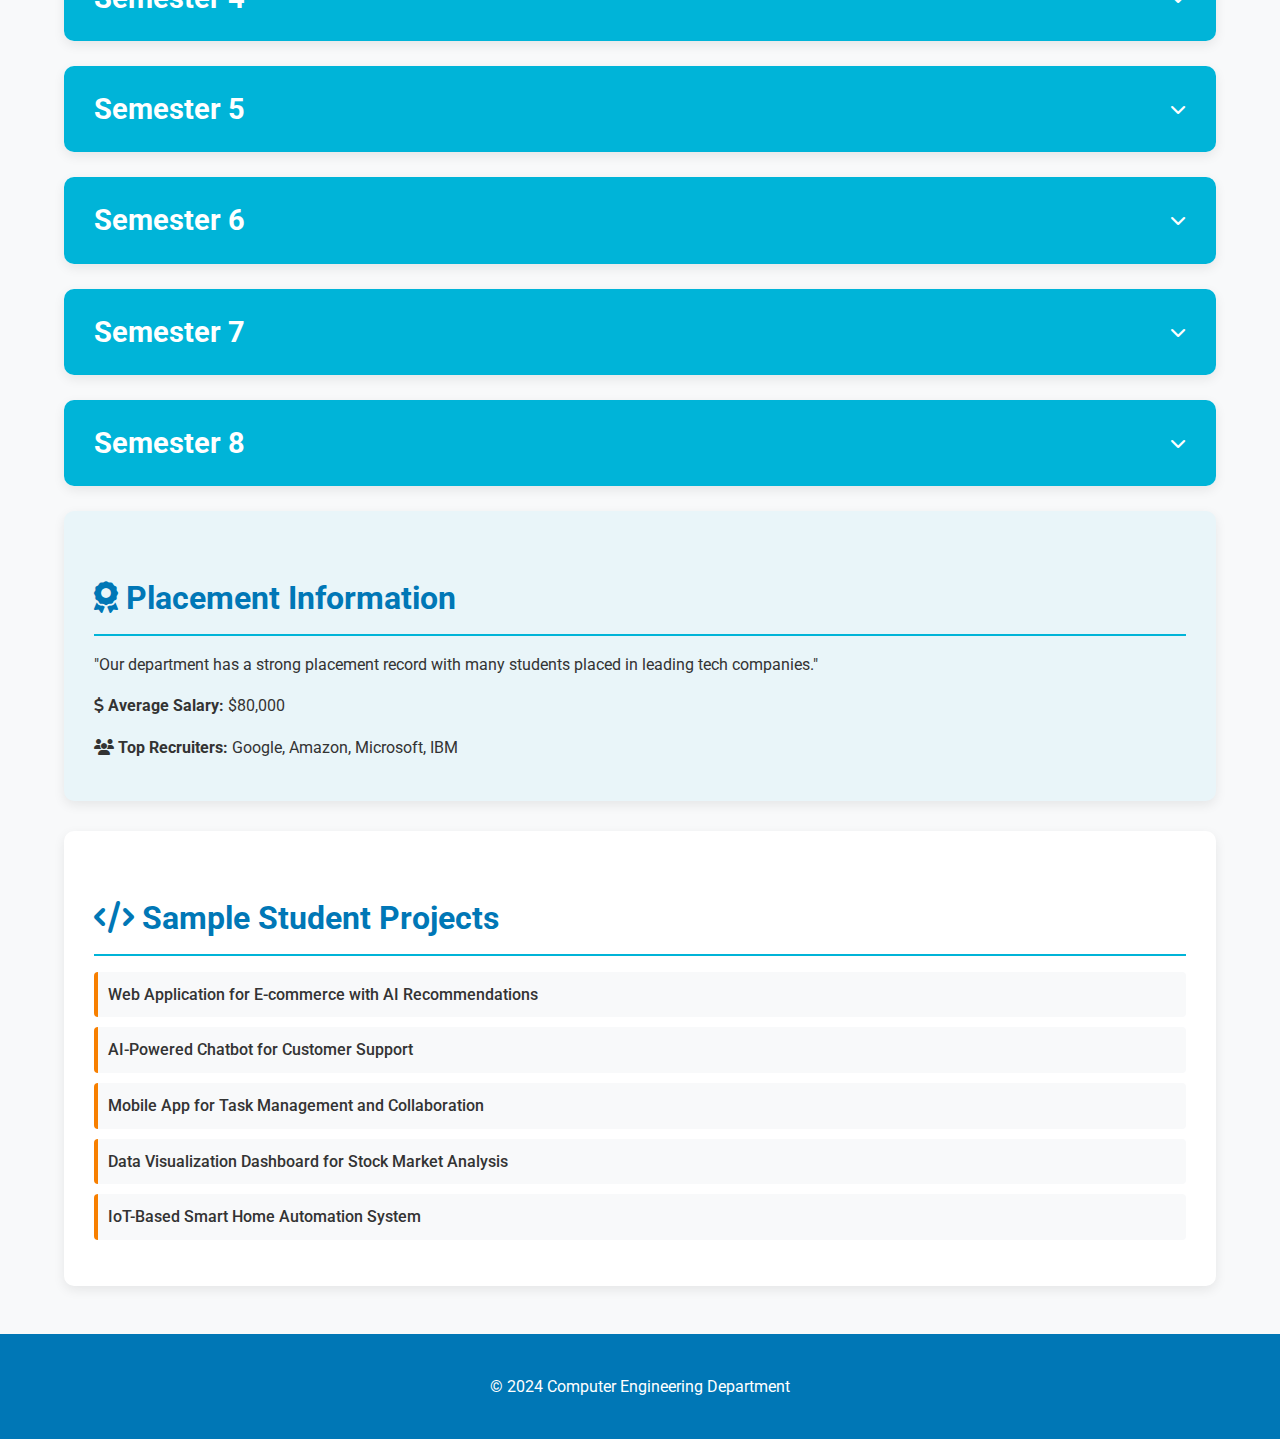
<file: dep22.html>
<!DOCTYPE html>
<html lang="en">
<head>
    <meta charset="UTF-8">
    <meta name="viewport" content="width=device-width, initial-scale=1.0">
    <title>Computer Engineering Department</title>
    
    <!-- Using Roboto for consistency and Font Awesome for icons -->
    <link rel="preconnect" href="https://fonts.googleapis.com">
    <link rel="preconnect" href="https://fonts.gstatic.com" crossorigin>
    <link href="https://fonts.googleapis.com/css2?family=Roboto:wght@400;500;700&display=swap" rel="stylesheet">
    <link rel="stylesheet" href="https://cdnjs.cloudflare.com/ajax/libs/font-awesome/6.6.0/css/all.min.css" xintegrity="sha512-Kc323vGBEqzTmouAECnVceyQqyqdsSiqLQISBL29aUW4U/M7pSPA/gEUZQqv1cwx4OnYxTxve5UMg5GT6L4JJg==" crossorigin="anonymous" referrerpolicy="no-referrer" />

    <style>
        :root {
            --primary-color: #0077b6; /* Deep Blue/Teal */
            --secondary-color: #00b4d8; /* Brighter Blue */
            --accent-color: #f77f00; /* Orange/Yellow for emphasis */
            --text-dark: #333333;
            --text-light: #6c757d;
            --bg-light: #f8f9fa;
            --bg-white: #ffffff;
            --shadow: 0 4px 12px rgba(0, 0, 0, 0.08);
        }

        body {
            font-family: 'Roboto', sans-serif;
            margin: 0;
            padding: 0;
            line-height: 1.6;
            background-color: var(--bg-light);
            color: var(--text-dark);
        }

        header {
            background-color: var(--primary-color);
            color: white;
            text-align: center;
            padding: 3rem 0;
            box-shadow: 0 5px 15px rgba(0, 0, 0, 0.2);
        }

        header h1 {
            font-size: 3.5rem;
            color: var(--accent-color);
            margin-bottom: 0.5rem;
        }

        header p {
            font-size: 1.5rem;
            color: var(--bg-light);
        }

        .container {
            width: 90%;
            max-width: 1200px;
            margin: 3rem auto;
        }

        /* --- Collapsible Semester Cards --- */
        .semester-card {
            background-color: var(--bg-white);
            border-radius: 10px;
            margin-bottom: 25px;
            box-shadow: var(--shadow);
            overflow: hidden;
        }
        
        .semester-header {
            background-color: var(--secondary-color);
            color: var(--bg-white);
            padding: 20px 30px;
            cursor: pointer;
            display: flex;
            justify-content: space-between;
            align-items: center;
            transition: background-color 0.3s;
        }
        
        .semester-header:hover {
            background-color: #008fa7;
        }

        .semester-header h2 {
            margin: 0;
            font-size: 1.8rem;
        }
        
        .semester-header i {
            transition: transform 0.3s;
        }

        .semester-content {
            display: none; /* Controlled by JS */
            padding: 30px;
        }

        /* State when open */
        .semester-header.active i {
            transform: rotate(180deg);
        }

        /* --- Content Layout --- */
        .content-grid {
            display: grid;
            grid-template-columns: 2fr 1fr;
            gap: 40px;
        }

        .subjects-list {
            display: flex;
            flex-direction: column;
            gap: 15px;
        }

        .subject {
            background-color: var(--bg-light);
            padding: 15px;
            border-left: 4px solid var(--primary-color);
            border-radius: 4px;
            transition: background-color 0.3s;
        }
        
        .subject:hover {
            background-color: #e9f5f9;
        }

        .subject strong {
            display: block;
            font-size: 1.1rem;
            color: var(--primary-color);
        }
        
        .subject span {
            font-size: 0.95rem;
            color: var(--text-light);
        }

        .faculty-list {
            background-color: var(--bg-light);
            padding: 20px;
            border-radius: 8px;
        }

        .faculty-list h3 {
            color: var(--accent-color);
            font-size: 1.4rem;
            margin-bottom: 15px;
            border-bottom: 2px solid var(--accent-color);
            padding-bottom: 5px;
        }

        .faculty-list ul {
            list-style-type: none;
            padding: 0;
            display: grid;
            grid-template-columns: repeat(2, 1fr);
            gap: 10px;
        }
        
        .faculty-list li {
            background-color: var(--bg-white);
            padding: 8px;
            border-radius: 5px;
            box-shadow: 0 1px 3px rgba(0, 0, 0, 0.05);
            font-weight: 500;
        }

        /* --- Additional Content Boxes (Placement & Projects) --- */
        .content-box {
            background-color: var(--bg-white);
            border-radius: 10px;
            padding: 30px;
            margin-bottom: 30px;
            box-shadow: var(--shadow);
        }

        .content-box h3 {
            color: var(--primary-color);
            font-size: 2rem;
            margin-bottom: 15px;
            border-bottom: 2px solid var(--secondary-color);
            padding-bottom: 10px;
        }
        
        .placement-info {
            background-color: #e9f5f9; /* Light blue background */
        }

        .placement-info p {
            margin-bottom: 10px;
        }

        .project-list ul {
            list-style: none;
            padding: 0;
            display: flex;
            flex-direction: column;
            gap: 10px;
        }

        .project-list li {
            background-color: var(--bg-light);
            padding: 10px;
            border-radius: 4px;
            border-left: 4px solid var(--accent-color);
            font-weight: 500;
        }

        footer {
            background-color: var(--primary-color);
            color: var(--bg-white);
            text-align: center;
            padding: 1.5rem 0;
            margin-top: 3rem;
        }
        
        /* --- Responsiveness --- */
        @media (max-width: 900px) {
            .container {
                width: 95%;
            }
            .content-grid {
                grid-template-columns: 1fr;
            }
        }
        
        @media (max-width: 600px) {
            header h1 {
                font-size: 2.5rem;
            }
            header p {
                font-size: 1.2rem;
            }
            .semester-header h2 {
                font-size: 1.5rem;
            }
            .faculty-list ul {
                grid-template-columns: 1fr;
            }
        }
    </style>
</head>
<body>

    <header>
        <h1>Computer Engineering (B.E.)</h1>
        <p>Department of Computer Science and Engineering</p>
    </header>

    <div class="container">
        <!-- Department Overview Section -->
        <div class="content-box department-overview">
            <h3>Department Highlights</h3>
            <p><i class="fas fa-laptop-code" style="color: var(--accent-color);"></i> <strong>Focus:</strong> Programming, Data Structures, AI, Networks and Web Technologies.</p>
            <p><i class="fas fa-chalkboard-teacher" style="color: var(--accent-color);"></i> <strong>Environment:</strong> Industry-oriented curriculum with expert faculty and modern labs.</p>
            <p><i class="fas fa-server" style="color: var(--accent-color);"></i> <strong>Facilities:</strong> High-performance computing labs, project incubation support, and coding clubs.</p>
        </div>

        <!-- SEMESTER CARDS (Collapsible) -->
        
        <!-- Semester 1 -->
        <div class="semester-card">
            <div class="semester-header">
                <h2>Semester 1</h2>
                <i class="fas fa-chevron-down"></i>
            </div>
            <div class="semester-content">
                <div class="content-grid">
                    <div class="subjects-list">
                        <div class="subject"><strong>CS101:</strong> Programming Fundamentals <span>Basics of programming and problem solving.</span></div>
                        <div class="subject"><strong>MA101:</strong> Mathematics I <span>Calculus and basic algebra for engineers.</span></div>
                        <div class="subject"><strong>PH101:</strong> Physics <span>Engineering physics concepts and applications.</span></div>
                        <div class="subject"><strong>EN101:</strong> English Communication <span>Soft skills and technical communication.</span></div>
                        <div class="subject"><strong>ME101:</strong> Basic Mechanical Engineering <span>Fundamentals of mechanical systems.</span></div>
                    </div>
                    <div class="faculty-list">
                        <h3>Core Faculty</h3>
                        <ul>
                            <li>Prof. Smith</li>
                            <li>Prof. Johnson</li>
                            <li>Prof. Williams</li>
                            <li>Prof. Brown</li>
                            <li>Prof. Davis</li>
                        </ul>
                    </div>
                </div>
            </div>
        </div>

        <!-- Semester 2 -->
        <div class="semester-card">
            <div class="semester-header">
                <h2>Semester 2</h2>
                <i class="fas fa-chevron-down"></i>
            </div>
            <div class="semester-content">
                <div class="content-grid">
                    <div class="subjects-list">
                        <div class="subject"><strong>CS102:</strong> Data Structures <span>Linear and non-linear data structures.</span></div>
                        <div class="subject"><strong>MA102:</strong> Mathematics II <span>Advanced calculus and differential equations.</span></div>
                        <div class="subject"><strong>CH101:</strong> Chemistry <span>Basic engineering chemistry concepts.</span></div>
                        <div class="subject"><strong>EC101:</strong> Basic Electronics <span>Semiconductors and electronic components.</span></div>
                        <div class="subject"><strong>EE101:</strong> Basic Electrical Engineering <span>Circuits, power and electrical basics.</span></div>
                    </div>
                    <div class="faculty-list">
                        <h3>Core Faculty</h3>
                        <ul>
                            <li>Prof. Miller</li>
                            <li>Prof. Wilson</li>
                            <li>Prof. Moore</li>
                            <li>Prof. Taylor</li>
                            <li>Prof. Anderson</li>
                        </ul>
                    </div>
                </div>
            </div>
        </div>

        <!-- Semester 3 -->
        <div class="semester-card">
            <div class="semester-header">
                <h2>Semester 3</h2>
                <i class="fas fa-chevron-down"></i>
            </div>
            <div class="semester-content">
                <div class="content-grid">
                    <div class="subjects-list">
                        <div class="subject"><strong>CS201:</strong> Object Oriented Programming <span>Classes, objects and OOP concepts.</span></div>
                        <div class="subject"><strong>DS201:</strong> Discrete Mathematics <span>Logic, sets, relations and graphs.</span></div>
                        <div class="subject"><strong>OS201:</strong> Operating Systems <span>Processes, memory and file systems.</span></div>
                        <div class="subject"><strong>DA201:</strong> Data Analysis <span>Basics of data handling and analysis.</span></div>
                        <div class="subject"><strong>AL201:</strong> Algorithms <span>Algorithm design and time complexity.</span></div>
                    </div>
                    <div class="faculty-list">
                        <h3>Core Faculty</h3>
                        <ul>
                            <li>Prof. Thomas</li>
                            <li>Prof. Jackson</li>
                            <li>Prof. White</li>
                            <li>Prof. Harris</li>
                            <li>Prof. Martin</li>
                        </ul>
                    </div>
                </div>
            </div>
        </div>

        <!-- Semester 4 -->
        <div class="semester-card">
            <div class="semester-header">
                <h2>Semester 4</h2>
                <i class="fas fa-chevron-down"></i>
            </div>
            <div class="semester-content">
                <div class="content-grid">
                    <div class="subjects-list">
                        <div class="subject"><strong>CS202:</strong> Database Management Systems <span>Relational databases and SQL.</span></div>
                        <div class="subject"><strong>CN201:</strong> Computer Networks <span>Network models, routing and protocols.</span></div>
                        <div class="subject"><strong>SE201:</strong> Software Engineering <span>SDLC, design and testing.</span></div>
                        <div class="subject"><strong>WT201:</strong> Web Technologies <span>Frontend and backend basics.</span></div>
                        <div class="subject"><strong>AI201:</strong> Artificial Intelligence Basics <span>Intro to AI concepts.</span></div>
                    </div>
                    <div class="faculty-list">
                        <h3>Core Faculty</h3>
                        <ul>
                            <li>Prof. Thompson</li>
                            <li>Prof. Clark</li>
                            <li>Prof. Lewis</li>
                            <li>Prof. Lee</li>
                            <li>Prof. Walker</li>
                        </ul>
                    </div>
                </div>
            </div>
        </div>

        <!-- Semester 5 -->
        <div class="semester-card">
            <div class="semester-header">
                <h2>Semester 5</h2>
                <i class="fas fa-chevron-down"></i>
            </div>
            <div class="semester-content">
                <div class="content-grid">
                    <div class="subjects-list">
                        <div class="subject"><strong>CS301:</strong> Advanced Computer Networks <span>Advanced routing and network security.</span></div>
                        <div class="subject"><strong>SE301:</strong> Advanced Software Engineering <span>Large-scale software design.</span></div>
                        <div class="subject"><strong>CC301:</strong> Cloud Computing <span>Cloud models and services.</span></div>
                        <div class="subject"><strong>DA301:</strong> Advanced Data Analytics <span>Data mining and visualization.</span></div>
                        <div class="subject"><strong>ML301:</strong> Machine Learning <span>Supervised and unsupervised learning.</span></div>
                    </div>
                    <div class="faculty-list">
                        <h3>Core Faculty</h3>
                        <ul>
                            <li>Prof. Hall</li>
                            <li>Prof. Allen</li>
                            <li>Prof. Young</li>
                            <li>Prof. Hernandez</li>
                            <li>Prof. King</li>
                        </ul>
                    </div>
                </div>
            </div>
        </div>

        <!-- Semester 6 -->
        <div class="semester-card">
            <div class="semester-header">
                <h2>Semester 6</h2>
                <i class="fas fa-chevron-down"></i>
            </div>
            <div class="semester-content">
                <div class="content-grid">
                    <div class="subjects-list">
                        <div class="subject"><strong>WT301:</strong> Advanced Web Technologies <span>Modern frameworks and APIs.</span></div>
                        <div class="subject"><strong>AI301:</strong> Advanced Artificial Intelligence <span>Deep learning and applications.</span></div>
                        <div class="subject"><strong>MC301:</strong> Mobile Computing <span>Mobile OS, apps and networks.</span></div>
                        <div class="subject"><strong>IS301:</strong> Information Security <span>Security principles and cryptography.</span></div>
                        <div class="subject"><strong>DV301:</strong> Data Visualization <span>Visual representation of data.</span></div>
                    </div>
                    <div class="faculty-list">
                        <h3>Core Faculty</h3>
                        <ul>
                            <li>Prof. Wright</li>
                            <li>Prof. Lopez</li>
                            <li>Prof. Hill</li>
                            <li>Prof. Green</li>
                            <li>Prof. Baker</li>
                        </ul>
                    </div>
                </div>
            </div>
        </div>

        <!-- Semester 7 -->
        <div class="semester-card">
            <div class="semester-header">
                <h2>Semester 7</h2>
                <i class="fas fa-chevron-down"></i>
            </div>
            <div class="semester-content">
                <div class="content-grid">
                    <div class="subjects-list">
                        <div class="subject"><strong>CS401:</strong> Compiler Design <span>Lexing, parsing and code generation.</span></div>
                        <div class="subject"><strong>DM401:</strong> Data Mining <span>Mining large datasets for patterns.</span></div>
                        <div class="subject"><strong>NS401:</strong> Network Security <span>Security threats and countermeasures.</span></div>
                        <div class="subject"><strong>DIP401:</strong> Digital Image Processing <span>Image enhancement and analysis.</span></div>
                        <div class="subject"><strong>IOT401:</strong> Internet of Things <span>IoT architecture and applications.</span></div>
                    </div>
                    <div class="faculty-list">
                        <h3>Core Faculty</h3>
                        <ul>
                            <li>Prof. Gonzalez</li>
                            <li>Prof. Nelson</li>
                            <li>Prof. Carter</li>
                            <li>Prof. Mitchell</li>
                            <li>Prof. Perez</li>
                        </ul>
                    </div>
                </div>
            </div>
        </div>

        <!-- Semester 8 -->
        <div class="semester-card">
            <div class="semester-header">
                <h2>Semester 8</h2>
                <i class="fas fa-chevron-down"></i>
            </div>
            <div class="semester-content">
                <div class="content-grid">
                    <div class="subjects-list">
                        <div class="subject"><strong>CP401:</strong> Capstone Project <span>Industry or research-based major project.</span></div>
                        <div class="subject"><strong>EA401:</strong> Ethical and Professional Aspects <span>Professional ethics and responsibilities.</span></div>
                        <div class="subject"><strong>EI401:</strong> Entrepreneurship and Innovation <span>Startup and innovation mindset.</span></div>
                        <div class="subject"><strong>Elective 1:</strong> Elective Subject <span>Advanced specialization.</span></div>
                        <div class="subject"><strong>Elective 2:</strong> Elective Subject <span>Advanced specialization.</span></div>
                    </div>
                    <div class="faculty-list">
                        <h3>Core Faculty</h3>
                        <ul>
                            <li>Prof. Roberts</li>
                            <li>Prof. Phillips</li>
                            <li>Prof. Campbell</li>
                            <li>Prof. Parker</li>
                            <li>Prof. Evans</li>
                        </ul>
                    </div>
                </div>
            </div>
        </div>
        
        <!-- Placement and Projects -->
        <div class="content-box placement-info">
            <h3><i class="fas fa-award"></i> Placement Information</h3>
            <p>"Our department has a strong placement record with many students placed in leading tech companies."</p>
            <p><i class="fas fa-dollar-sign"></i> <strong>Average Salary:</strong> $80,000</p>
            <p><i class="fas fa-users"></i> <strong>Top Recruiters:</strong> Google, Amazon, Microsoft, IBM</p>
        </div>

        <div class="content-box project-list">
            <h3><i class="fas fa-code"></i> Sample Student Projects</h3>
            <ul>
                <li>Web Application for E-commerce with AI Recommendations</li>
                <li>AI-Powered Chatbot for Customer Support</li>
                <li>Mobile App for Task Management and Collaboration</li>
                <li>Data Visualization Dashboard for Stock Market Analysis</li>
                <li>IoT-Based Smart Home Automation System</li>
            </ul>
        </div>

    </div>

    <footer>
        <p>&copy; 2024 Computer Engineering Department</p>
    </footer>

    <script>
        // JS for Collapsible Semester Sections
        document.addEventListener('DOMContentLoaded', () => {
            const semesterHeaders = document.querySelectorAll('.semester-header');

            semesterHeaders.forEach(header => {
                header.addEventListener('click', () => {
                    const content = header.nextElementSibling;
                    const isActive = header.classList.contains('active');

                    // Close all other open sections
                    document.querySelectorAll('.semester-header.active').forEach(openHeader => {
                        if (openHeader !== header) {
                            openHeader.classList.remove('active');
                            openHeader.nextElementSibling.style.display = 'none';
                        }
                    });

                    // Toggle the clicked section
                    if (!isActive) {
                        header.classList.add('active');
                        content.style.display = 'block';
                    } else {
                        header.classList.remove('active');
                        content.style.display = 'none';
                    }
                });
            });
            
            // Open the first semester by default
            const firstHeader = document.querySelector('.semester-header');
            if (firstHeader) {
                firstHeader.click();
            }
        });
    </script>
</body>
</html>
</file>
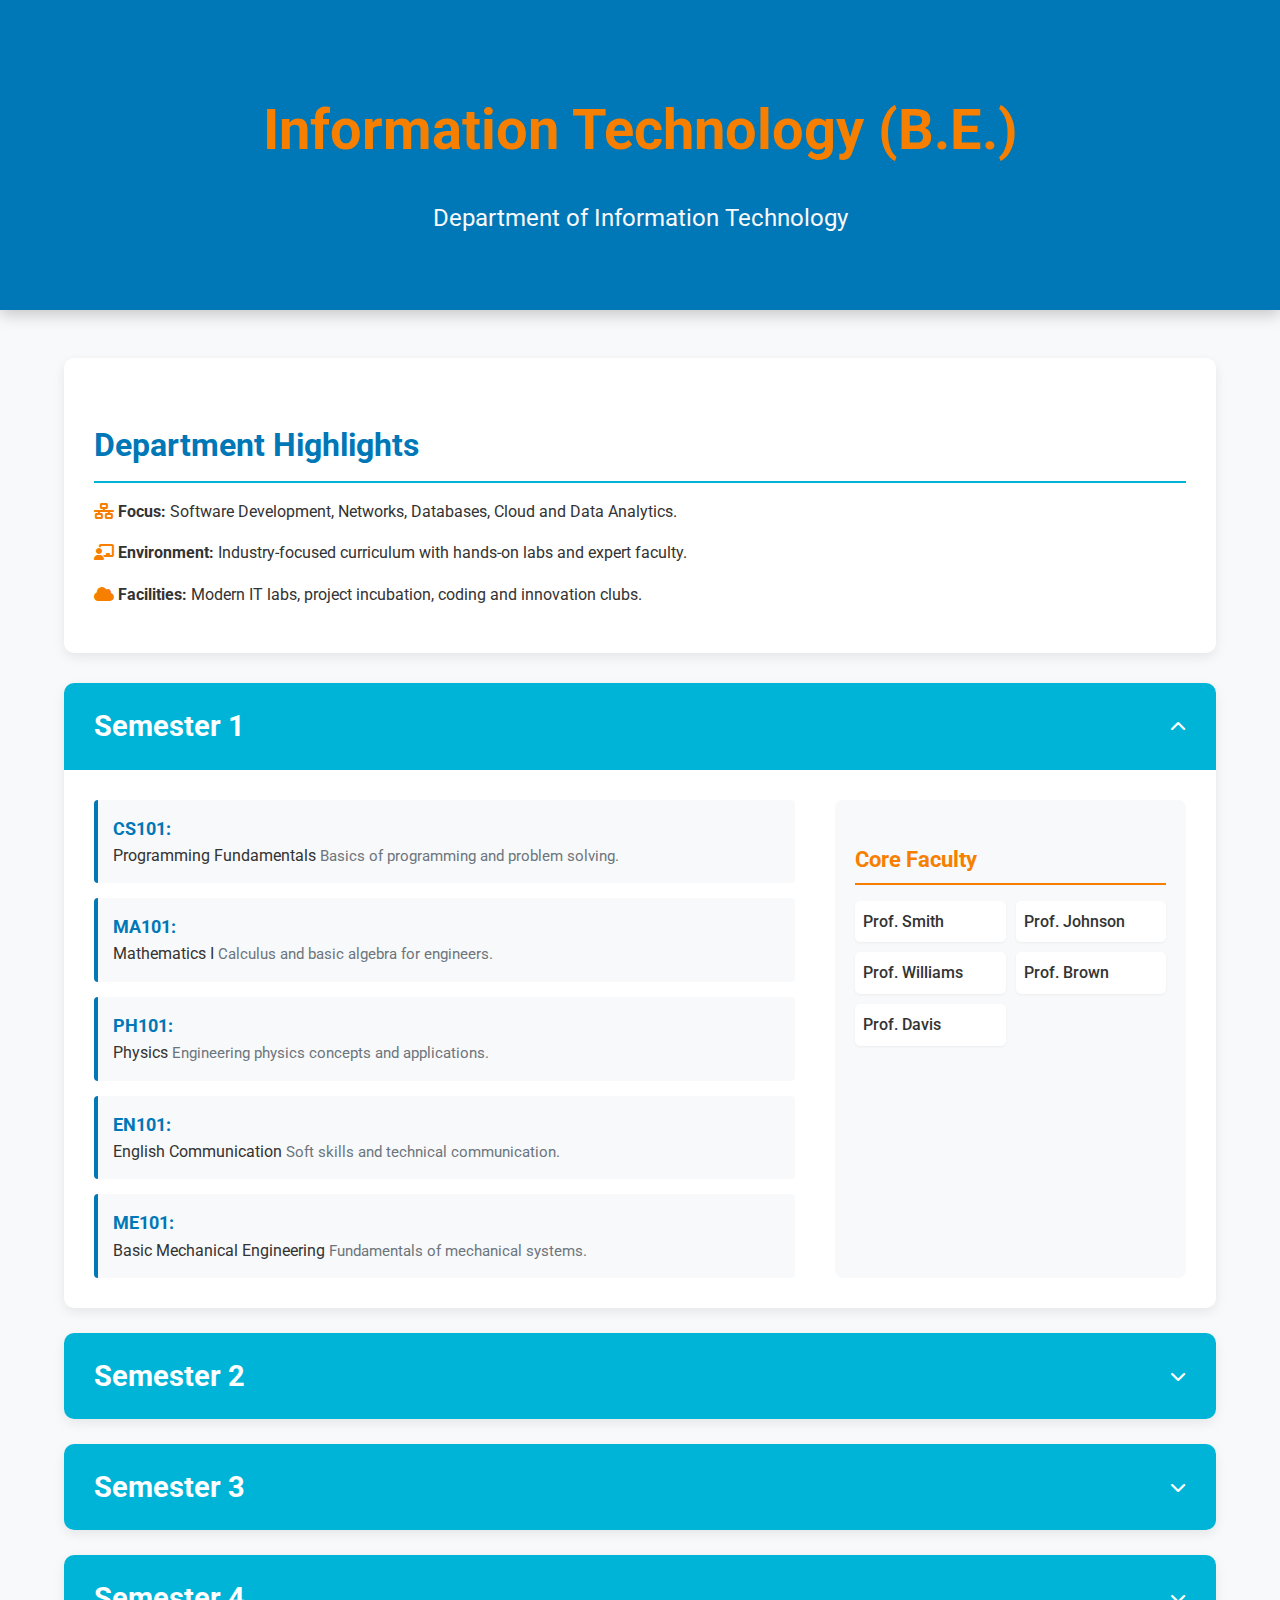
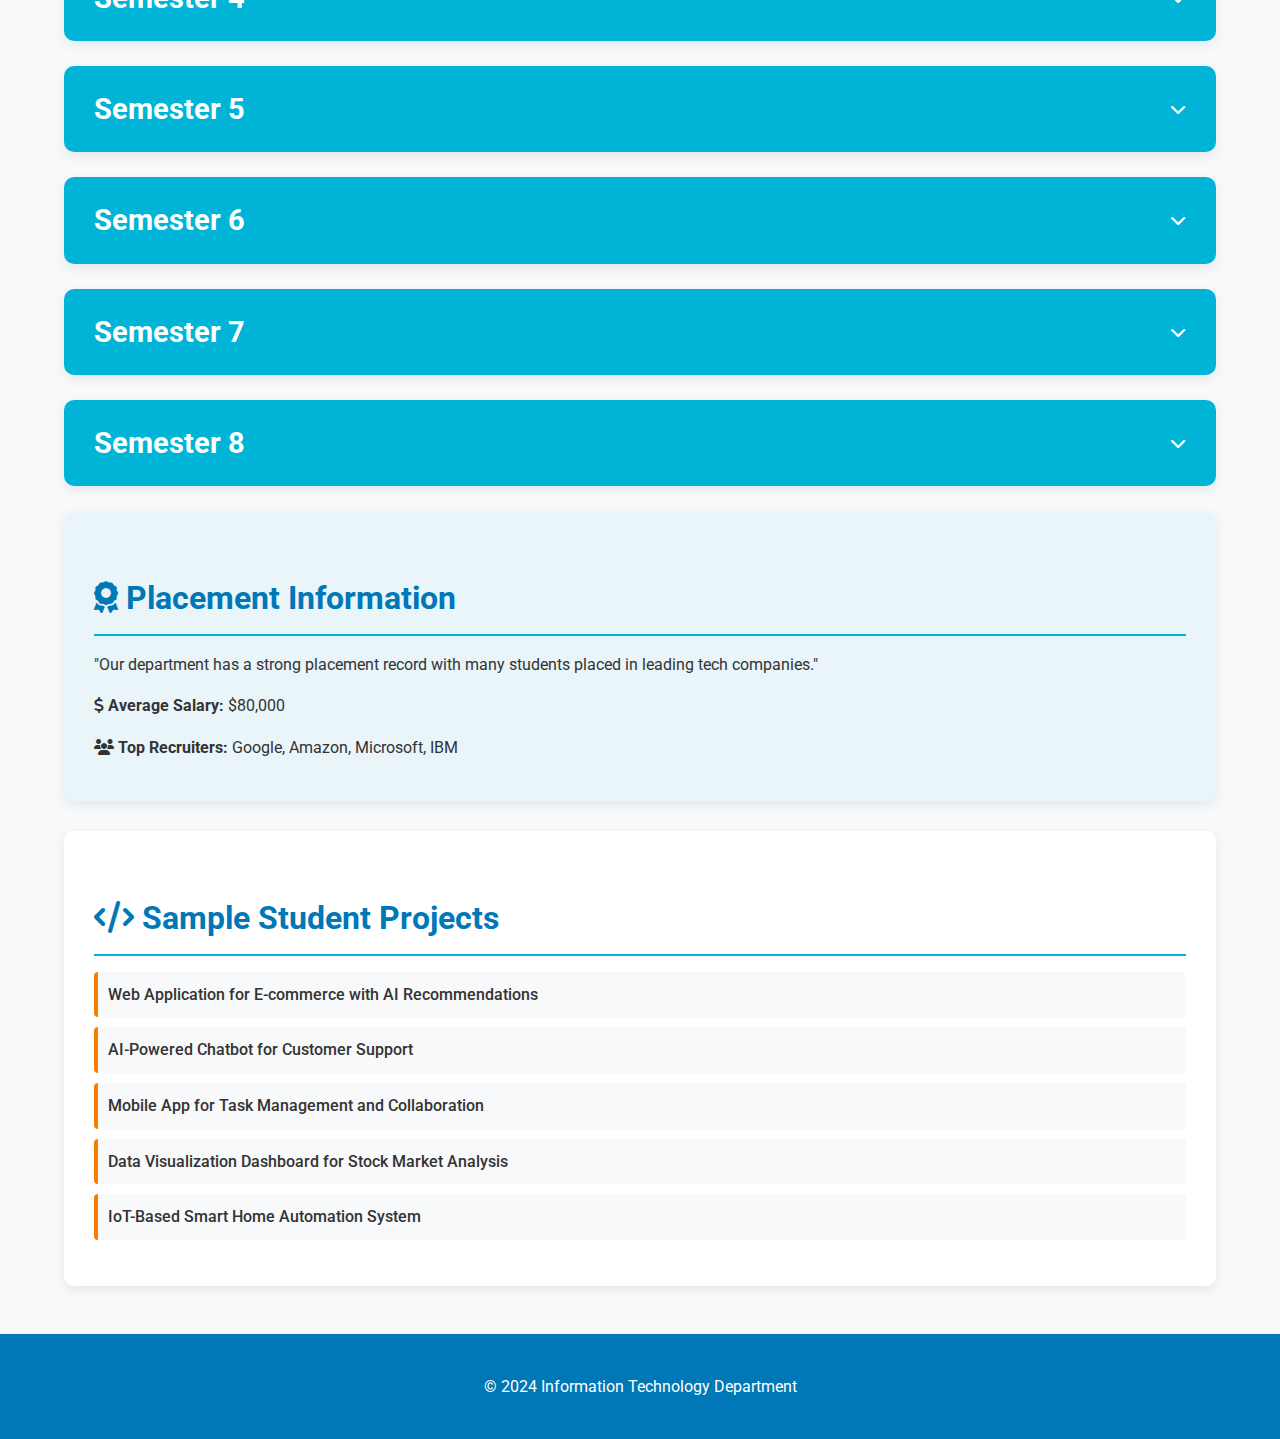
<file: dep33.html>
<!DOCTYPE html>
<html lang="en">
<head>
    <meta charset="UTF-8">
    <meta name="viewport" content="width=device-width, initial-scale=1.0">
    <title>Information Technology Department</title>
    
    <!-- Using Roboto for consistency and Font Awesome for icons -->
    <link rel="preconnect" href="https://fonts.googleapis.com">
    <link rel="preconnect" href="https://fonts.gstatic.com" crossorigin>
    <link href="https://fonts.googleapis.com/css2?family=Roboto:wght@400;500;700&display=swap" rel="stylesheet">
    <link rel="stylesheet" href="https://cdnjs.cloudflare.com/ajax/libs/font-awesome/6.6.0/css/all.min.css" xintegrity="sha512-Kc323vGBEqzTmouAECnVceyQqyqdsSiqLQISBL29aUW4U/M7pSPA/gEUZQqv1cwx4OnYxTxve5UMg5GT6L4JJg==" crossorigin="anonymous" referrerpolicy="no-referrer" />

    <style>
        :root {
            --primary-color: #0077b6; /* Deep Blue/Teal */
            --secondary-color: #00b4d8; /* Brighter Blue */
            --accent-color: #f77f00; /* Orange/Yellow for emphasis */
            --text-dark: #333333;
            --text-light: #6c757d;
            --bg-light: #f8f9fa;
            --bg-white: #ffffff;
            --shadow: 0 4px 12px rgba(0, 0, 0, 0.08);
        }

        body {
            font-family: 'Roboto', sans-serif;
            margin: 0;
            padding: 0;
            line-height: 1.6;
            background-color: var(--bg-light);
            color: var(--text-dark);
        }

        header {
            background-color: var(--primary-color);
            color: white;
            text-align: center;
            padding: 3rem 0;
            box-shadow: 0 5px 15px rgba(0, 0, 0, 0.2);
        }

        header h1 {
            font-size: 3.5rem;
            color: var(--accent-color);
            margin-bottom: 0.5rem;
        }

        header p {
            font-size: 1.5rem;
            color: var(--bg-light);
        }

        .container {
            width: 90%;
            max-width: 1200px;
            margin: 3rem auto;
        }

        /* --- Collapsible Semester Cards --- */
        .semester-card {
            background-color: var(--bg-white);
            border-radius: 10px;
            margin-bottom: 25px;
            box-shadow: var(--shadow);
            overflow: hidden;
        }
        
        .semester-header {
            background-color: var(--secondary-color);
            color: var(--bg-white);
            padding: 20px 30px;
            cursor: pointer;
            display: flex;
            justify-content: space-between;
            align-items: center;
            transition: background-color 0.3s;
        }
        
        .semester-header:hover {
            background-color: #008fa7;
        }

        .semester-header h2 {
            margin: 0;
            font-size: 1.8rem;
        }
        
        .semester-header i {
            transition: transform 0.3s;
        }

        .semester-content {
            display: none; /* Controlled by JS */
            padding: 30px;
        }

        /* State when open */
        .semester-header.active i {
            transform: rotate(180deg);
        }

        /* --- Content Layout --- */
        .content-grid {
            display: grid;
            grid-template-columns: 2fr 1fr;
            gap: 40px;
        }

        .subjects-list {
            display: flex;
            flex-direction: column;
            gap: 15px;
        }

        .subject {
            background-color: var(--bg-light);
            padding: 15px;
            border-left: 4px solid var(--primary-color);
            border-radius: 4px;
            transition: background-color 0.3s;
        }
        
        .subject:hover {
            background-color: #e9f5f9;
        }

        .subject strong {
            display: block;
            font-size: 1.1rem;
            color: var(--primary-color);
        }
        
        .subject span {
            font-size: 0.95rem;
            color: var(--text-light);
        }

        .faculty-list {
            background-color: var(--bg-light);
            padding: 20px;
            border-radius: 8px;
        }

        .faculty-list h3 {
            color: var(--accent-color);
            font-size: 1.4rem;
            margin-bottom: 15px;
            border-bottom: 2px solid var(--accent-color);
            padding-bottom: 5px;
        }

        .faculty-list ul {
            list-style-type: none;
            padding: 0;
            display: grid;
            grid-template-columns: repeat(2, 1fr);
            gap: 10px;
        }
        
        .faculty-list li {
            background-color: var(--bg-white);
            padding: 8px;
            border-radius: 5px;
            box-shadow: 0 1px 3px rgba(0, 0, 0, 0.05);
            font-weight: 500;
        }

        /* --- Additional Content Boxes (Placement & Projects) --- */
        .content-box {
            background-color: var(--bg-white);
            border-radius: 10px;
            padding: 30px;
            margin-bottom: 30px;
            box-shadow: var(--shadow);
        }

        .content-box h3 {
            color: var(--primary-color);
            font-size: 2rem;
            margin-bottom: 15px;
            border-bottom: 2px solid var(--secondary-color);
            padding-bottom: 10px;
        }
        
        .placement-info {
            background-color: #e9f5f9; /* Light blue background */
        }

        .placement-info p {
            margin-bottom: 10px;
        }

        .project-list ul {
            list-style: none;
            padding: 0;
            display: flex;
            flex-direction: column;
            gap: 10px;
        }

        .project-list li {
            background-color: var(--bg-light);
            padding: 10px;
            border-radius: 4px;
            border-left: 4px solid var(--accent-color);
            font-weight: 500;
        }

        footer {
            background-color: var(--primary-color);
            color: var(--bg-white);
            text-align: center;
            padding: 1.5rem 0;
            margin-top: 3rem;
        }
        
        /* --- Responsiveness --- */
        @media (max-width: 900px) {
            .container {
                width: 95%;
            }
            .content-grid {
                grid-template-columns: 1fr;
            }
        }
        
        @media (max-width: 600px) {
            header h1 {
                font-size: 2.5rem;
            }
            header p {
                font-size: 1.2rem;
            }
            .semester-header h2 {
                font-size: 1.5rem;
            }
            .faculty-list ul {
                grid-template-columns: 1fr;
            }
        }
    </style>
</head>
<body>

    <header>
        <h1>Information Technology (B.E.)</h1>
        <p>Department of Information Technology</p>
    </header>

    <div class="container">
        <!-- Department Overview Section -->
        <div class="content-box department-overview">
            <h3>Department Highlights</h3>
            <p><i class="fas fa-network-wired" style="color: var(--accent-color);"></i> <strong>Focus:</strong> Software Development, Networks, Databases, Cloud and Data Analytics.</p>
            <p><i class="fas fa-chalkboard-teacher" style="color: var(--accent-color);"></i> <strong>Environment:</strong> Industry-focused curriculum with hands-on labs and expert faculty.</p>
            <p><i class="fas fa-cloud" style="color: var(--accent-color);"></i> <strong>Facilities:</strong> Modern IT labs, project incubation, coding and innovation clubs.</p>
        </div>

        <!-- SEMESTER CARDS (Collapsible) -->
        
        <!-- Semester 1 -->
        <div class="semester-card">
            <div class="semester-header">
                <h2>Semester 1</h2>
                <i class="fas fa-chevron-down"></i>
            </div>
            <div class="semester-content">
                <div class="content-grid">
                    <div class="subjects-list">
                        <div class="subject"><strong>CS101:</strong> Programming Fundamentals <span>Basics of programming and problem solving.</span></div>
                        <div class="subject"><strong>MA101:</strong> Mathematics I <span>Calculus and basic algebra for engineers.</span></div>
                        <div class="subject"><strong>PH101:</strong> Physics <span>Engineering physics concepts and applications.</span></div>
                        <div class="subject"><strong>EN101:</strong> English Communication <span>Soft skills and technical communication.</span></div>
                        <div class="subject"><strong>ME101:</strong> Basic Mechanical Engineering <span>Fundamentals of mechanical systems.</span></div>
                    </div>
                    <div class="faculty-list">
                        <h3>Core Faculty</h3>
                        <ul>
                            <li>Prof. Smith</li>
                            <li>Prof. Johnson</li>
                            <li>Prof. Williams</li>
                            <li>Prof. Brown</li>
                            <li>Prof. Davis</li>
                        </ul>
                    </div>
                </div>
            </div>
        </div>

        <!-- Semester 2 -->
        <div class="semester-card">
            <div class="semester-header">
                <h2>Semester 2</h2>
                <i class="fas fa-chevron-down"></i>
            </div>
            <div class="semester-content">
                <div class="content-grid">
                    <div class="subjects-list">
                        <div class="subject"><strong>CS102:</strong> Data Structures <span>Linear and non-linear data structures.</span></div>
                        <div class="subject"><strong>MA102:</strong> Mathematics II <span>Advanced calculus and differential equations.</span></div>
                        <div class="subject"><strong>CH101:</strong> Chemistry <span>Basic engineering chemistry concepts.</span></div>
                        <div class="subject"><strong>EC101:</strong> Basic Electronics <span>Semiconductors and electronic components.</span></div>
                        <div class="subject"><strong>EE101:</strong> Basic Electrical Engineering <span>Circuits, power and electrical basics.</span></div>
                    </div>
                    <div class="faculty-list">
                        <h3>Core Faculty</h3>
                        <ul>
                            <li>Prof. Miller</li>
                            <li>Prof. Wilson</li>
                            <li>Prof. Moore</li>
                            <li>Prof. Taylor</li>
                            <li>Prof. Anderson</li>
                        </ul>
                    </div>
                </div>
            </div>
        </div>

        <!-- Semester 3 -->
        <div class="semester-card">
            <div class="semester-header">
                <h2>Semester 3</h2>
                <i class="fas fa-chevron-down"></i>
            </div>
            <div class="semester-content">
                <div class="content-grid">
                    <div class="subjects-list">
                        <div class="subject"><strong>CS201:</strong> Object Oriented Programming <span>Classes, objects and OOP concepts.</span></div>
                        <div class="subject"><strong>DS201:</strong> Discrete Mathematics <span>Logic, sets, relations and graphs.</span></div>
                        <div class="subject"><strong>OS201:</strong> Operating Systems <span>Processes, memory and file systems.</span></div>
                        <div class="subject"><strong>DA201:</strong> Data Analysis <span>Basics of data handling and analysis.</span></div>
                        <div class="subject"><strong>AL201:</strong> Algorithms <span>Algorithm design and time complexity.</span></div>
                    </div>
                    <div class="faculty-list">
                        <h3>Core Faculty</h3>
                        <ul>
                            <li>Prof. Thomas</li>
                            <li>Prof. Jackson</li>
                            <li>Prof. White</li>
                            <li>Prof. Harris</li>
                            <li>Prof. Martin</li>
                        </ul>
                    </div>
                </div>
            </div>
        </div>

        <!-- Semester 4 -->
        <div class="semester-card">
            <div class="semester-header">
                <h2>Semester 4</h2>
                <i class="fas fa-chevron-down"></i>
            </div>
            <div class="semester-content">
                <div class="content-grid">
                    <div class="subjects-list">
                        <div class="subject"><strong>CS202:</strong> Database Management Systems <span>Relational databases and SQL.</span></div>
                        <div class="subject"><strong>CN201:</strong> Computer Networks <span>Network models, routing and protocols.</span></div>
                        <div class="subject"><strong>SE201:</strong> Software Engineering <span>SDLC, design and testing.</span></div>
                        <div class="subject"><strong>WT201:</strong> Web Technologies <span>Frontend and backend basics.</span></div>
                        <div class="subject"><strong>AI201:</strong> Artificial Intelligence Basics <span>Intro to AI concepts.</span></div>
                    </div>
                    <div class="faculty-list">
                        <h3>Core Faculty</h3>
                        <ul>
                            <li>Prof. Thompson</li>
                            <li>Prof. Clark</li>
                            <li>Prof. Lewis</li>
                            <li>Prof. Lee</li>
                            <li>Prof. Walker</li>
                        </ul>
                    </div>
                </div>
            </div>
        </div>

        <!-- Semester 5 -->
        <div class="semester-card">
            <div class="semester-header">
                <h2>Semester 5</h2>
                <i class="fas fa-chevron-down"></i>
            </div>
            <div class="semester-content">
                <div class="content-grid">
                    <div class="subjects-list">
                        <div class="subject"><strong>CS301:</strong> Advanced Computer Networks <span>Advanced routing and network design.</span></div>
                        <div class="subject"><strong>SE301:</strong> Advanced Software Engineering <span>Large-scale software design.</span></div>
                        <div class="subject"><strong>CC301:</strong> Cloud Computing <span>Cloud models, virtualization and services.</span></div>
                        <div class="subject"><strong>DA301:</strong> Advanced Data Analytics <span>Data mining and visualization.</span></div>
                        <div class="subject"><strong>ML301:</strong> Machine Learning <span>Supervised and unsupervised learning.</span></div>
                    </div>
                    <div class="faculty-list">
                        <h3>Core Faculty</h3>
                        <ul>
                            <li>Prof. Hall</li>
                            <li>Prof. Allen</li>
                            <li>Prof. Young</li>
                            <li>Prof. Hernandez</li>
                            <li>Prof. King</li>
                        </ul>
                    </div>
                </div>
            </div>
        </div>

        <!-- Semester 6 -->
        <div class="semester-card">
            <div class="semester-header">
                <h2>Semester 6</h2>
                <i class="fas fa-chevron-down"></i>
            </div>
            <div class="semester-content">
                <div class="content-grid">
                    <div class="subjects-list">
                        <div class="subject"><strong>WT301:</strong> Advanced Web Technologies <span>Modern frameworks and APIs.</span></div>
                        <div class="subject"><strong>AI301:</strong> Advanced Artificial Intelligence <span>Deep learning and applications.</span></div>
                        <div class="subject"><strong>MC301:</strong> Mobile Computing <span>Mobile OS, apps and networks.</span></div>
                        <div class="subject"><strong>IS301:</strong> Information Security <span>Security principles and cryptography.</span></div>
                        <div class="subject"><strong>DV301:</strong> Data Visualization <span>Visual representation of data.</span></div>
                    </div>
                    <div class="faculty-list">
                        <h3>Core Faculty</h3>
                        <ul>
                            <li>Prof. Wright</li>
                            <li>Prof. Lopez</li>
                            <li>Prof. Hill</li>
                            <li>Prof. Green</li>
                            <li>Prof. Baker</li>
                        </ul>
                    </div>
                </div>
            </div>
        </div>

        <!-- Semester 7 -->
        <div class="semester-card">
            <div class="semester-header">
                <h2>Semester 7</h2>
                <i class="fas fa-chevron-down"></i>
            </div>
            <div class="semester-content">
                <div class="content-grid">
                    <div class="subjects-list">
                        <div class="subject"><strong>CS401:</strong> Compiler Design <span>Lexing, parsing and code generation.</span></div>
                        <div class="subject"><strong>DM401:</strong> Data Mining <span>Mining large datasets for patterns.</span></div>
                        <div class="subject"><strong>NS401:</strong> Network Security <span>Security threats and countermeasures.</span></div>
                        <div class="subject"><strong>DIP401:</strong> Digital Image Processing <span>Image enhancement and analysis.</span></div>
                        <div class="subject"><strong>IOT401:</strong> Internet of Things <span>IoT architecture and applications.</span></div>
                    </div>
                    <div class="faculty-list">
                        <h3>Core Faculty</h3>
                        <ul>
                            <li>Prof. Gonzalez</li>
                            <li>Prof. Nelson</li>
                            <li>Prof. Carter</li>
                            <li>Prof. Mitchell</li>
                            <li>Prof. Perez</li>
                        </ul>
                    </div>
                </div>
            </div>
        </div>

        <!-- Semester 8 -->
        <div class="semester-card">
            <div class="semester-header">
                <h2>Semester 8</h2>
                <i class="fas fa-chevron-down"></i>
            </div>
            <div class="semester-content">
                <div class="content-grid">
                    <div class="subjects-list">
                        <div class="subject"><strong>CP401:</strong> Capstone Project <span>Industry or research-based major project.</span></div>
                        <div class="subject"><strong>EA401:</strong> Ethical and Professional Aspects <span>Professional ethics and responsibilities.</span></div>
                        <div class="subject"><strong>EI401:</strong> Entrepreneurship and Innovation <span>Startup and innovation mindset.</span></div>
                        <div class="subject"><strong>Elective 1:</strong> Elective Subject <span>Advanced specialization.</span></div>
                        <div class="subject"><strong>Elective 2:</strong> Elective Subject <span>Advanced specialization.</span></div>
                    </div>
                    <div class="faculty-list">
                        <h3>Core Faculty</h3>
                        <ul>
                            <li>Prof. Roberts</li>
                            <li>Prof. Phillips</li>
                            <li>Prof. Campbell</li>
                            <li>Prof. Parker</li>
                            <li>Prof. Evans</li>
                        </ul>
                    </div>
                </div>
            </div>
        </div>
        
        <!-- Placement and Projects -->
        <div class="content-box placement-info">
            <h3><i class="fas fa-award"></i> Placement Information</h3>
            <p>"Our department has a strong placement record with many students placed in leading tech companies."</p>
            <p><i class="fas fa-dollar-sign"></i> <strong>Average Salary:</strong> $80,000</p>
            <p><i class="fas fa-users"></i> <strong>Top Recruiters:</strong> Google, Amazon, Microsoft, IBM</p>
        </div>

        <div class="content-box project-list">
            <h3><i class="fas fa-code"></i> Sample Student Projects</h3>
            <ul>
                <li>Web Application for E-commerce with AI Recommendations</li>
                <li>AI-Powered Chatbot for Customer Support</li>
                <li>Mobile App for Task Management and Collaboration</li>
                <li>Data Visualization Dashboard for Stock Market Analysis</li>
                <li>IoT-Based Smart Home Automation System</li>
            </ul>
        </div>

    </div>

    <footer>
        <p>&copy; 2024 Information Technology Department</p>
    </footer>

    <script>
        // JS for Collapsible Semester Sections
        document.addEventListener('DOMContentLoaded', () => {
            const semesterHeaders = document.querySelectorAll('.semester-header');

            semesterHeaders.forEach(header => {
                header.addEventListener('click', () => {
                    const content = header.nextElementSibling;
                    const isActive = header.classList.contains('active');

                    // Close all other open sections
                    document.querySelectorAll('.semester-header.active').forEach(openHeader => {
                        if (openHeader !== header) {
                            openHeader.classList.remove('active');
                            openHeader.nextElementSibling.style.display = 'none';
                        }
                    });

                    // Toggle the clicked section
                    if (!isActive) {
                        header.classList.add('active');
                        content.style.display = 'block';
                    } else {
                        header.classList.remove('active');
                        content.style.display = 'none';
                    }
                });
            });
            
            // Open the first semester by default
            const firstHeader = document.querySelector('.semester-header');
            if (firstHeader) {
                firstHeader.click();
            }
        });
    </script>
</body>
</html>
</file>
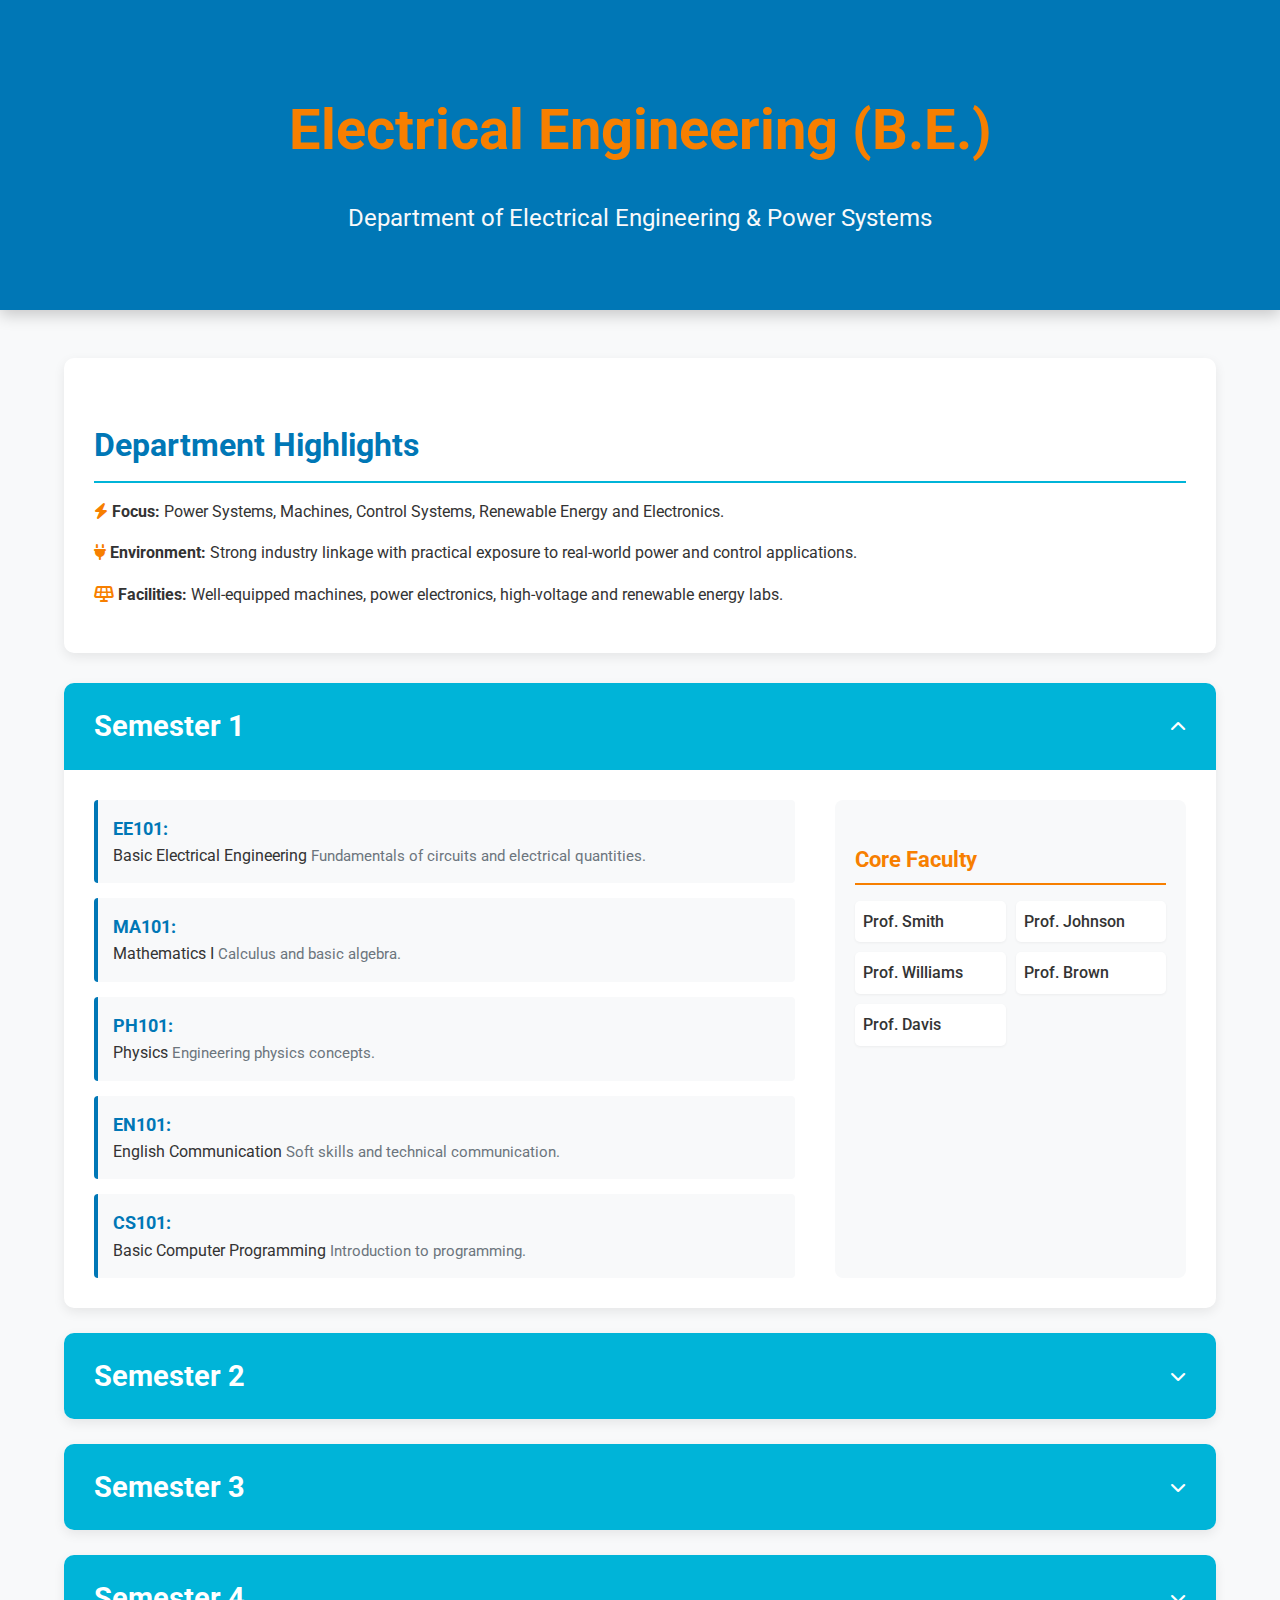
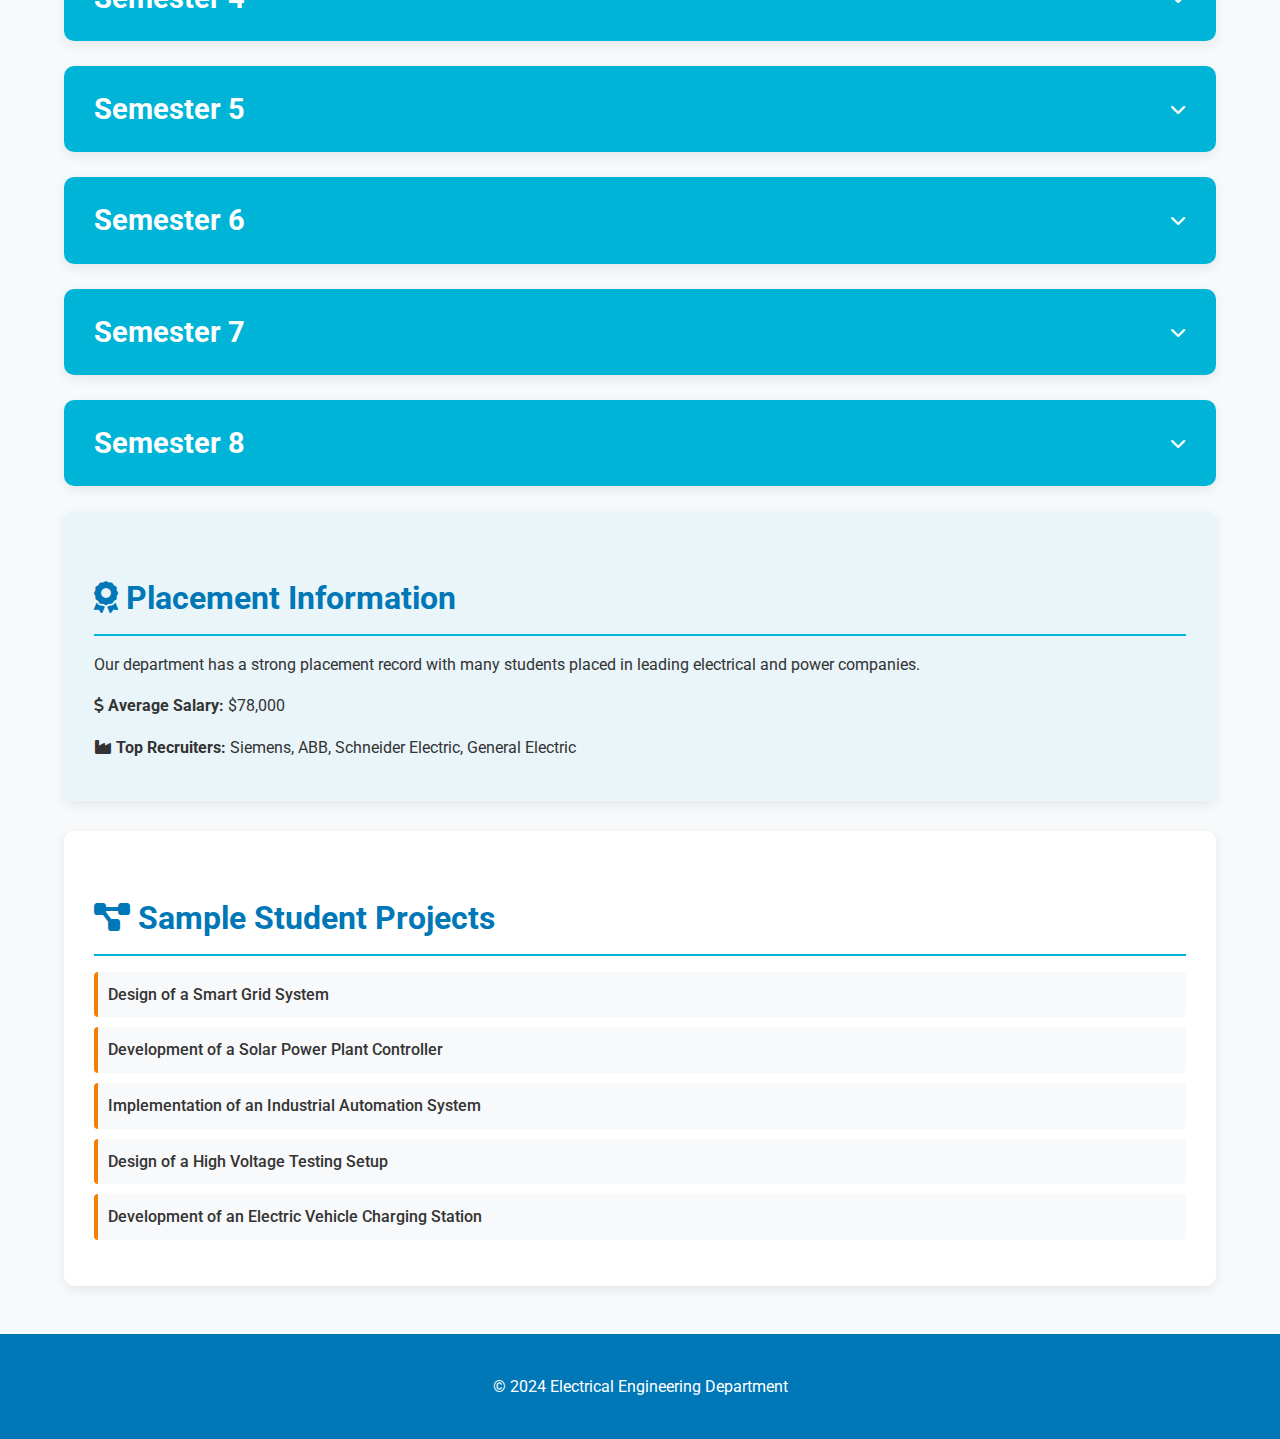
<file: dep44.html>
<!DOCTYPE html>
<html lang="en">
<head>
  <meta charset="UTF-8">
  <meta name="viewport" content="width=device-width, initial-scale=1.0">
  <title>Electrical Engineering Department</title>
  
  <!-- Google Font + Font Awesome -->
  <link rel="preconnect" href="https://fonts.googleapis.com">
  <link rel="preconnect" href="https://fonts.gstatic.com" crossorigin>
  <link href="https://fonts.googleapis.com/css2?family=Roboto:wght@400;500;700&display=swap" rel="stylesheet">
  <link rel="stylesheet" href="https://cdnjs.cloudflare.com/ajax/libs/font-awesome/6.6.0/css/all.min.css" xintegrity="sha512-Kc323vGBEqzTmouAECnVceyQqyqdsSiqLQISBL29aUW4U/M7pSPA/gEUZQqv1cwx4OnYxTxve5UMg5GT6L4JJg==" crossorigin="anonymous" referrerpolicy="no-referrer" />

  <style>
    :root {
      --primary-color: #0077b6; /* Deep Blue/Teal */
      --secondary-color: #00b4d8; /* Brighter Blue */
      --accent-color: #f77f00;   /* Orange/Yellow */
      --text-dark: #333333;
      --text-light: #6c757d;
      --bg-light: #f8f9fa;
      --bg-white: #ffffff;
      --shadow: 0 4px 12px rgba(0, 0, 0, 0.08);
    }

    body {
      font-family: 'Roboto', sans-serif;
      margin: 0;
      padding: 0;
      line-height: 1.6;
      background-color: var(--bg-light);
      color: var(--text-dark);
    }

    header {
      background-color: var(--primary-color);
      color: white;
      text-align: center;
      padding: 3rem 0;
      box-shadow: 0 5px 15px rgba(0, 0, 0, 0.2);
    }

    header h1 {
      font-size: 3.5rem;
      color: var(--accent-color);
      margin-bottom: 0.5rem;
    }

    header p {
      font-size: 1.5rem;
      color: var(--bg-light);
    }

    .container {
      width: 90%;
      max-width: 1200px;
      margin: 3rem auto;
    }

    /* --- Collapsible Semester Cards --- */
    .semester-card {
      background-color: var(--bg-white);
      border-radius: 10px;
      margin-bottom: 25px;
      box-shadow: var(--shadow);
      overflow: hidden;
    }
    
    .semester-header {
      background-color: var(--secondary-color);
      color: var(--bg-white);
      padding: 20px 30px;
      cursor: pointer;
      display: flex;
      justify-content: space-between;
      align-items: center;
      transition: background-color 0.3s;
    }
    
    .semester-header:hover {
      background-color: #008fa7;
    }

    .semester-header h2 {
      margin: 0;
      font-size: 1.8rem;
    }
    
    .semester-header i {
      transition: transform 0.3s;
    }

    .semester-content {
      display: none; /* Controlled by JS */
      padding: 30px;
    }

    /* State when open */
    .semester-header.active i {
      transform: rotate(180deg);
    }

    /* --- Content Layout --- */
    .content-grid {
      display: grid;
      grid-template-columns: 2fr 1fr;
      gap: 40px;
    }

    .subjects-list {
      display: flex;
      flex-direction: column;
      gap: 15px;
    }

    .subject {
      background-color: var(--bg-light);
      padding: 15px;
      border-left: 4px solid var(--primary-color);
      border-radius: 4px;
      transition: background-color 0.3s;
    }
    
    .subject:hover {
      background-color: #e9f5f9;
    }

    .subject strong {
      display: block;
      font-size: 1.1rem;
      color: var(--primary-color);
    }
    
    .subject span {
      font-size: 0.95rem;
      color: var(--text-light);
    }

    .faculty-list {
      background-color: var(--bg-light);
      padding: 20px;
      border-radius: 8px;
    }

    .faculty-list h3 {
      color: var(--accent-color);
      font-size: 1.4rem;
      margin-bottom: 15px;
      border-bottom: 2px solid var(--accent-color);
      padding-bottom: 5px;
    }

    .faculty-list ul {
      list-style-type: none;
      padding: 0;
      display: grid;
      grid-template-columns: repeat(2, 1fr);
      gap: 10px;
    }
    
    .faculty-list li {
      background-color: var(--bg-white);
      padding: 8px;
      border-radius: 5px;
      box-shadow: 0 1px 3px rgba(0, 0, 0, 0.05);
      font-weight: 500;
    }

    /* --- Additional Content Boxes (Placement & Projects) --- */
    .content-box {
      background-color: var(--bg-white);
      border-radius: 10px;
      padding: 30px;
      margin-bottom: 30px;
      box-shadow: var(--shadow);
    }

    .content-box h3 {
      color: var(--primary-color);
      font-size: 2rem;
      margin-bottom: 15px;
      border-bottom: 2px solid var(--secondary-color);
      padding-bottom: 10px;
    }
    
    .placement-info {
      background-color: #e9f5f9; /* Light blue background */
    }

    .placement-info p {
      margin-bottom: 10px;
    }

    .project-list ul {
      list-style: none;
      padding: 0;
      display: flex;
      flex-direction: column;
      gap: 10px;
    }

    .project-list li {
      background-color: var(--bg-light);
      padding: 10px;
      border-radius: 4px;
      border-left: 4px solid var(--accent-color);
      font-weight: 500;
    }

    footer {
      background-color: var(--primary-color);
      color: var(--bg-white);
      text-align: center;
      padding: 1.5rem 0;
      margin-top: 3rem;
    }
    
    /* --- Responsiveness --- */
    @media (max-width: 900px) {
      .container {
        width: 95%;
      }
      .content-grid {
        grid-template-columns: 1fr;
      }
    }
    
    @media (max-width: 600px) {
      header h1 {
        font-size: 2.5rem;
      }
      header p {
        font-size: 1.2rem;
      }
      .semester-header h2 {
        font-size: 1.5rem;
      }
      .faculty-list ul {
        grid-template-columns: 1fr;
      }
    }
  </style>
</head>
<body>

  <header>
    <h1>Electrical Engineering (B.E.)</h1>
    <p>Department of Electrical Engineering & Power Systems</p>
  </header>

  <div class="container">
    <!-- Department Overview Section -->
    <div class="content-box department-overview">
      <h3>Department Highlights</h3>
      <p><i class="fas fa-bolt" style="color: var(--accent-color);"></i> <strong>Focus:</strong> Power Systems, Machines, Control Systems, Renewable Energy and Electronics.</p>
      <p><i class="fas fa-plug" style="color: var(--accent-color);"></i> <strong>Environment:</strong> Strong industry linkage with practical exposure to real-world power and control applications.</p>
      <p><i class="fas fa-solar-panel" style="color: var(--accent-color);"></i> <strong>Facilities:</strong> Well-equipped machines, power electronics, high-voltage and renewable energy labs.</p>
    </div>

    <!-- SEMESTER CARDS (Collapsible) -->
    
    <!-- Semester 1 -->
    <div class="semester-card">
      <div class="semester-header">
        <h2>Semester 1</h2>
        <i class="fas fa-chevron-down"></i>
      </div>
      <div class="semester-content">
        <div class="content-grid">
          <div class="subjects-list">
            <div class="subject"><strong>EE101:</strong> Basic Electrical Engineering <span>Fundamentals of circuits and electrical quantities.</span></div>
            <div class="subject"><strong>MA101:</strong> Mathematics I <span>Calculus and basic algebra.</span></div>
            <div class="subject"><strong>PH101:</strong> Physics <span>Engineering physics concepts.</span></div>
            <div class="subject"><strong>EN101:</strong> English Communication <span>Soft skills and technical communication.</span></div>
            <div class="subject"><strong>CS101:</strong> Basic Computer Programming <span>Introduction to programming.</span></div>
          </div>
          <div class="faculty-list">
            <h3>Core Faculty</h3>
            <ul>
              <li>Prof. Smith</li>
              <li>Prof. Johnson</li>
              <li>Prof. Williams</li>
              <li>Prof. Brown</li>
              <li>Prof. Davis</li>
            </ul>
          </div>
        </div>
      </div>
    </div>

    <!-- Semester 2 -->
    <div class="semester-card">
      <div class="semester-header">
        <h2>Semester 2</h2>
        <i class="fas fa-chevron-down"></i>
      </div>
      <div class="semester-content">
        <div class="content-grid">
          <div class="subjects-list">
            <div class="subject"><strong>EE102:</strong> Circuit Theory <span>Network theorems and circuit analysis.</span></div>
            <div class="subject"><strong>MA102:</strong> Mathematics II <span>Advanced calculus and differential equations.</span></div>
            <div class="subject"><strong>CH101:</strong> Chemistry <span>Engineering chemistry basics.</span></div>
            <div class="subject"><strong>EC101:</strong> Basic Electronics <span>Semiconductors and electronic devices.</span></div>
            <div class="subject"><strong>ME101:</strong> Basic Mechanical Engineering <span>Fundamentals of mechanical systems.</span></div>
          </div>
          <div class="faculty-list">
            <h3>Core Faculty</h3>
            <ul>
              <li>Prof. Miller</li>
              <li>Prof. Wilson</li>
              <li>Prof. Moore</li>
              <li>Prof. Taylor</li>
              <li>Prof. Anderson</li>
            </ul>
          </div>
        </div>
      </div>
    </div>

    <!-- Semester 3 -->
    <div class="semester-card">
      <div class="semester-header">
        <h2>Semester 3</h2>
        <i class="fas fa-chevron-down"></i>
      </div>
      <div class="semester-content">
        <div class="content-grid">
          <div class="subjects-list">
            <div class="subject"><strong>EE201:</strong> Electrical Machines I <span>Transformers and DC machines.</span></div>
            <div class="subject"><strong>EE202:</strong> Electronic Devices and Circuits <span>Analog electronic circuits and applications.</span></div>
            <div class="subject"><strong>MA201:</strong> Differential Equations <span>Advanced engineering mathematics.</span></div>
            <div class="subject"><strong>EE203:</strong> Network Analysis <span>Advanced circuit analysis techniques.</span></div>
            <div class="subject"><strong>EE204:</strong> Digital Electronics <span>Logic gates, flip-flops and digital systems.</span></div>
          </div>
          <div class="faculty-list">
            <h3>Core Faculty</h3>
            <ul>
              <li>Prof. Thomas</li>
              <li>Prof. Jackson</li>
              <li>Prof. White</li>
              <li>Prof. Harris</li>
              <li>Prof. Martin</li>
            </ul>
          </div>
        </div>
      </div>
    </div>

    <!-- Semester 4 -->
    <div class="semester-card">
      <div class="semester-header">
        <h2>Semester 4</h2>
        <i class="fas fa-chevron-down"></i>
      </div>
      <div class="semester-content">
        <div class="content-grid">
          <div class="subjects-list">
            <div class="subject"><strong>EE205:</strong> Electrical Machines II <span>Induction and synchronous machines.</span></div>
            <div class="subject"><strong>EE206:</strong> Power Electronics <span>Converters, inverters and their applications.</span></div>
            <div class="subject"><strong>EE207:</strong> Signals and Systems <span>Continuous and discrete-time signals.</span></div>
            <div class="subject"><strong>EE208:</strong> Control Systems <span>Feedback control and stability analysis.</span></div>
            <div class="subject"><strong>MA202:</strong> Numerical Methods <span>Computational methods for engineering.</span></div>
          </div>
          <div class="faculty-list">
            <h3>Core Faculty</h3>
            <ul>
              <li>Prof. Thompson</li>
              <li>Prof. Clark</li>
              <li>Prof. Lewis</li>
              <li>Prof. Lee</li>
              <li>Prof. Walker</li>
            </ul>
          </div>
        </div>
      </div>
    </div>

    <!-- Semester 5 -->
    <div class="semester-card">
      <div class="semester-header">
        <h2>Semester 5</h2>
        <i class="fas fa-chevron-down"></i>
      </div>
      <div class="semester-content">
        <div class="content-grid">
          <div class="subjects-list">
            <div class="subject"><strong>EE301:</strong> Power Systems I <span>Generation, transmission and distribution.</span></div>
            <div class="subject"><strong>EE302:</strong> Microprocessors and Microcontrollers <span>Architecture and interfacing.</span></div>
            <div class="subject"><strong>EE303:</strong> Electromagnetic Fields <span>Field theory and wave propagation.</span></div>
            <div class="subject"><strong>EE304:</strong> Communication Systems I <span>Analog communication fundamentals.</span></div>
            <div class="subject"><strong>EE305:</strong> Electrical Measurements and Instrumentation <span>Measuring instruments and techniques.</span></div>
          </div>
          <div class="faculty-list">
            <h3>Core Faculty</h3>
            <ul>
              <li>Prof. Hall</li>
              <li>Prof. Allen</li>
              <li>Prof. Young</li>
              <li>Prof. Hernandez</li>
              <li>Prof. King</li>
            </ul>
          </div>
        </div>
      </div>
    </div>

    <!-- Semester 6 -->
    <div class="semester-card">
      <div class="semester-header">
        <h2>Semester 6</h2>
        <i class="fas fa-chevron-down"></i>
      </div>
      <div class="semester-content">
        <div class="content-grid">
          <div class="subjects-list">
            <div class="subject"><strong>EE306:</strong> Power Systems II <span>Power system analysis and stability.</span></div>
            <div class="subject"><strong>EE307:</strong> Digital Signal Processing <span>Discrete-time signal processing.</span></div>
            <div class="subject"><strong>EE308:</strong> Communication Systems II <span>Digital communication techniques.</span></div>
            <div class="subject"><strong>EE309:</strong> Renewable Energy Systems <span>Solar, wind and alternative energy.</span></div>
            <div class="subject"><strong>EE310:</strong> VLSI Design <span>Introduction to VLSI circuits.</span></div>
          </div>
          <div class="faculty-list">
            <h3>Core Faculty</h3>
            <ul>
              <li>Prof. Wright</li>
              <li>Prof. Lopez</li>
              <li>Prof. Hill</li>
              <li>Prof. Green</li>
              <li>Prof. Baker</li>
            </ul>
          </div>
        </div>
      </div>
    </div>

    <!-- Semester 7 -->
    <div class="semester-card">
      <div class="semester-header">
        <h2>Semester 7</h2>
        <i class="fas fa-chevron-down"></i>
      </div>
      <div class="semester-content">
        <div class="content-grid">
          <div class="subjects-list">
            <div class="subject"><strong>EE401:</strong> Power System Protection <span>Protection schemes and relays.</span></div>
            <div class="subject"><strong>EE402:</strong> High Voltage Engineering <span>HV testing and insulation.</span></div>
            <div class="subject"><strong>EE403:</strong> Industrial Automation <span>PLC, SCADA and automation systems.</span></div>
            <div class="subject"><strong>EE404:</strong> Elective I <span>Specialization elective.</span></div>
            <div class="subject"><strong>EE405:</strong> Elective II <span>Specialization elective.</span></div>
          </div>
          <div class="faculty-list">
            <h3>Core Faculty</h3>
            <ul>
              <li>Prof. Gonzalez</li>
              <li>Prof. Nelson</li>
              <li>Prof. Carter</li>
              <li>Prof. Mitchell</li>
              <li>Prof. Perez</li>
            </ul>
          </div>
        </div>
      </div>
    </div>

    <!-- Semester 8 -->
    <div class="semester-card">
      <div class="semester-header">
        <h2>Semester 8</h2>
        <i class="fas fa-chevron-down"></i>
      </div>
      <div class="semester-content">
        <div class="content-grid">
          <div class="subjects-list">
            <div class="subject"><strong>EE406:</strong> Project Work <span>Major final-year project.</span></div>
            <div class="subject"><strong>EE407:</strong> Power System Operation and Control <span>Economic operation and load control.</span></div>
            <div class="subject"><strong>EE408:</strong> Elective III <span>Advanced specialization.</span></div>
            <div class="subject"><strong>EE409:</strong> Elective IV <span>Advanced specialization.</span></div>
            <div class="subject"><strong>EE410:</strong> Seminar <span>Technical presentation and review.</span></div>
          </div>
          <div class="faculty-list">
            <h3>Core Faculty</h3>
            <ul>
              <li>Prof. Roberts</li>
              <li>Prof. Phillips</li>
              <li>Prof. Campbell</li>
              <li>Prof. Parker</li>
              <li>Prof. Evans</li>
            </ul>
          </div>
        </div>
      </div>
    </div>

    <!-- Placement and Projects -->
    <div class="content-box placement-info">
      <h3><i class="fas fa-award"></i> Placement Information</h3>
      <p>Our department has a strong placement record with many students placed in leading electrical and power companies.</p>
      <p><i class="fas fa-dollar-sign"></i> <strong>Average Salary:</strong> $78,000</p>
      <p><i class="fas fa-industry"></i> <strong>Top Recruiters:</strong> Siemens, ABB, Schneider Electric, General Electric</p>
    </div>

    <div class="content-box project-list">
      <h3><i class="fas fa-project-diagram"></i> Sample Student Projects</h3>
      <ul>
        <li>Design of a Smart Grid System</li>
        <li>Development of a Solar Power Plant Controller</li>
        <li>Implementation of an Industrial Automation System</li>
        <li>Design of a High Voltage Testing Setup</li>
        <li>Development of an Electric Vehicle Charging Station</li>
      </ul>
    </div>

  </div>

  <footer>
    <p>&copy; 2024 Electrical Engineering Department</p>
  </footer>

  <script>
    // JS for Collapsible Semester Sections
    document.addEventListener('DOMContentLoaded', () => {
      const semesterHeaders = document.querySelectorAll('.semester-header');

      semesterHeaders.forEach(header => {
        header.addEventListener('click', () => {
          const content = header.nextElementSibling;
          const isActive = header.classList.contains('active');

          // Close all other open sections
          document.querySelectorAll('.semester-header.active').forEach(openHeader => {
            if (openHeader !== header) {
              openHeader.classList.remove('active');
              openHeader.nextElementSibling.style.display = 'none';
            }
          });

          // Toggle the clicked section
          if (!isActive) {
            header.classList.add('active');
            content.style.display = 'block';
          } else {
            header.classList.remove('active');
            content.style.display = 'none';
          }
        });
      });
      
      // Open the first semester by default
      const firstHeader = document.querySelector('.semester-header');
      if (firstHeader) {
        firstHeader.click();
      }
    });
  </script>
</body>
</html>
</file>
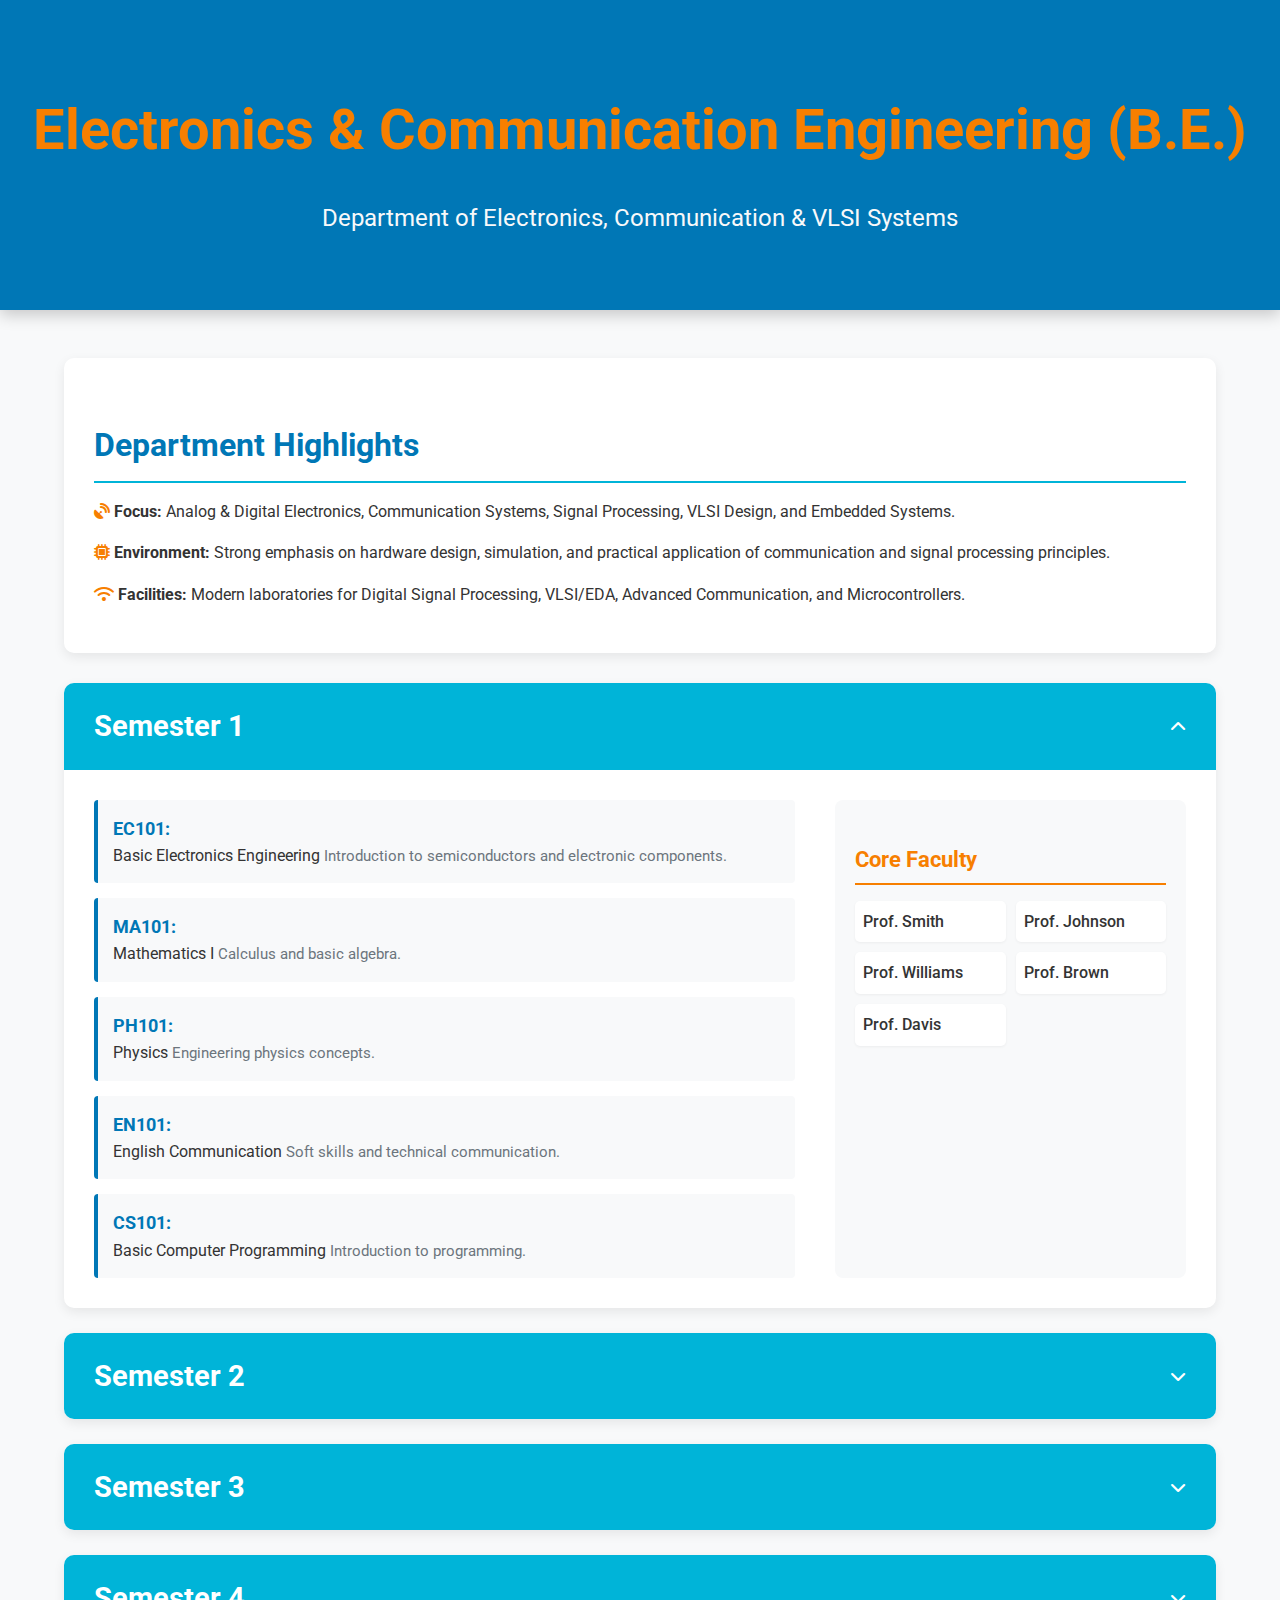
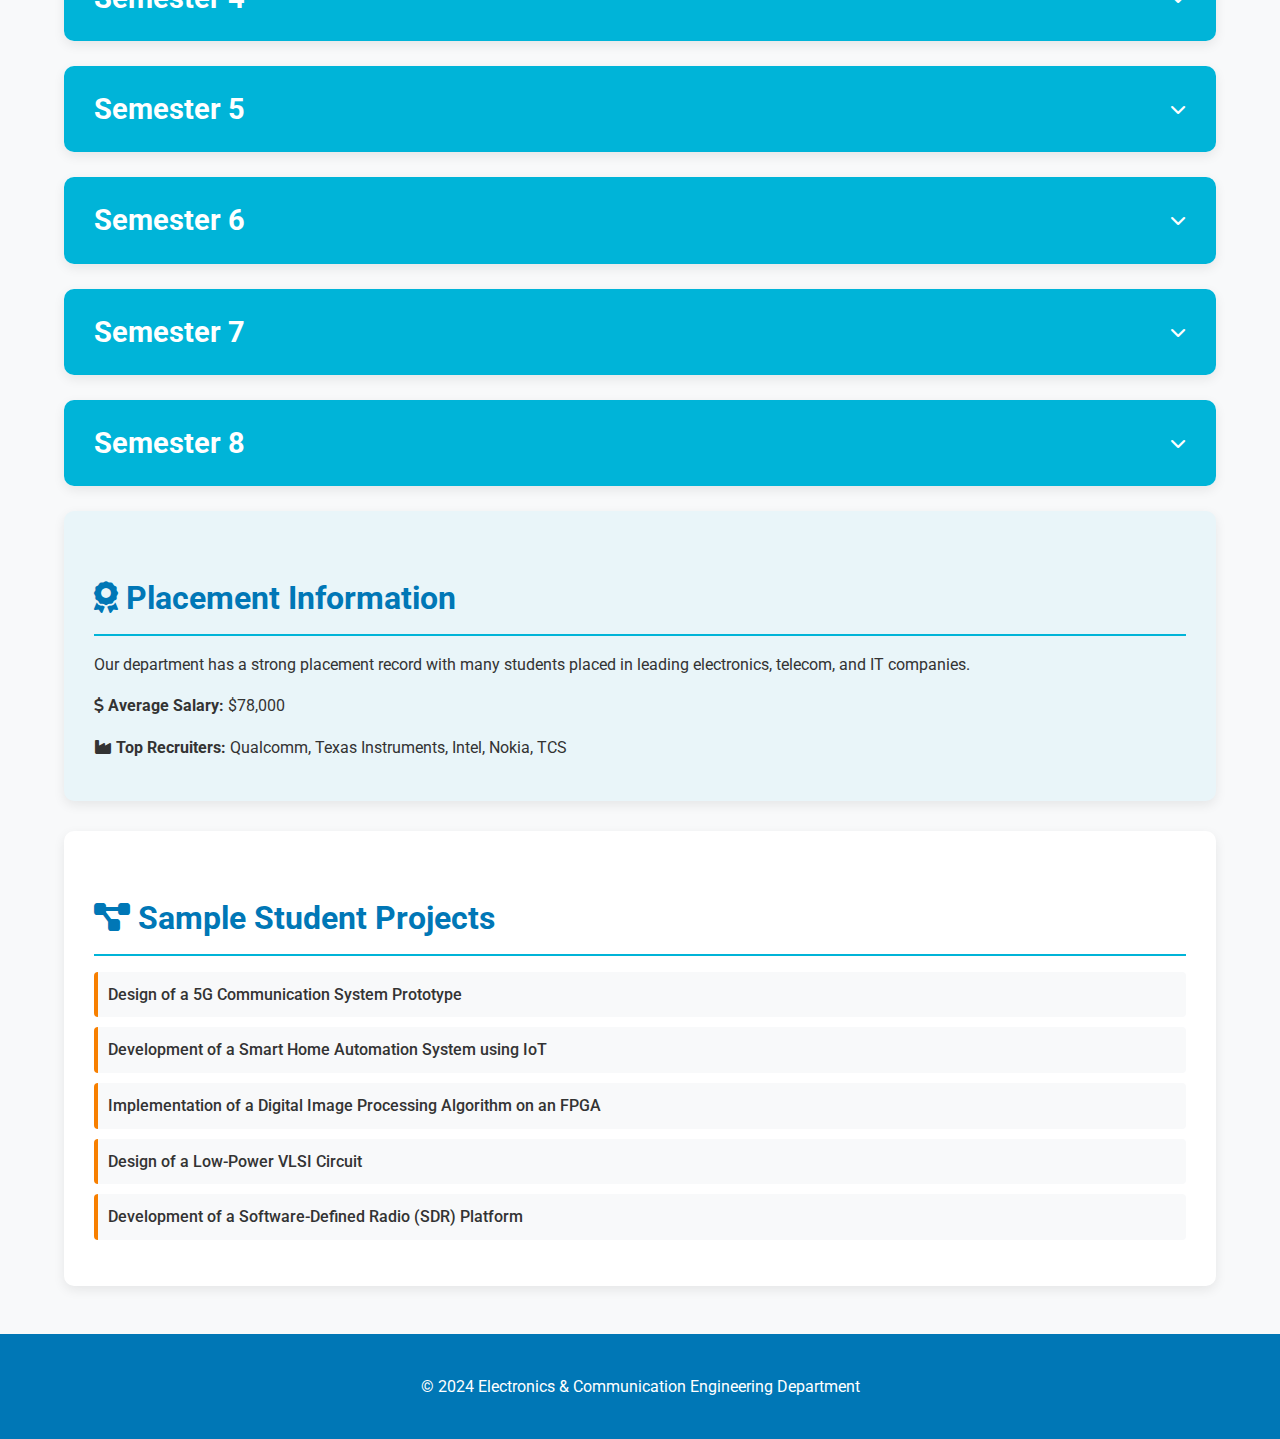
<file: dep55.html>
<!DOCTYPE html>
<html lang="en">
<head>
  <meta charset="UTF-8">
  <meta name="viewport" content="width=device-width, initial-scale=1.0">
  <title>Electronics & Communication Engineering Department</title>
  
  <link rel="preconnect" href="https://fonts.googleapis.com">
  <link rel="preconnect" href="https://fonts.gstatic.com" crossorigin>
  <link href="https://fonts.googleapis.com/css2?family=Roboto:wght@400;500;700&display=swap" rel="stylesheet">
  <link rel="stylesheet" href="https://cdnjs.cloudflare.com/ajax/libs/font-awesome/6.6.0/css/all.min.css" xintegrity="sha512-Kc323vGBEqzTmouAECnVceyQqyqdsSiqLQISBL29aUW4U/M7pSPA/gEUZQqv1cwx4OnYxTxve5UMg5GT6L4JJg==" crossorigin="anonymous" referrerpolicy="no-referrer" />

  <style>
    :root {
      --primary-color: #0077b6; /* Deep Blue/Teal (Kept consistent with original) */
      --secondary-color: #00b4d8; /* Brighter Blue */
      --accent-color: #f77f00;   /* Orange/Yellow */
      --text-dark: #333333;
      --text-light: #6c757d;
      --bg-light: #f8f9fa;
      --bg-white: #ffffff;
      --shadow: 0 4px 12px rgba(0, 0, 0, 0.08);
    }

    body {
      font-family: 'Roboto', sans-serif;
      margin: 0;
      padding: 0;
      line-height: 1.6;
      background-color: var(--bg-light);
      color: var(--text-dark);
    }

    header {
      background-color: var(--primary-color);
      color: white;
      text-align: center;
      padding: 3rem 0;
      box-shadow: 0 5px 15px rgba(0, 0, 0, 0.2);
    }

    header h1 {
      font-size: 3.5rem;
      color: var(--accent-color);
      margin-bottom: 0.5rem;
    }

    header p {
      font-size: 1.5rem;
      color: var(--bg-light);
    }

    .container {
      width: 90%;
      max-width: 1200px;
      margin: 3rem auto;
    }

    /* --- Collapsible Semester Cards --- */
    .semester-card {
      background-color: var(--bg-white);
      border-radius: 10px;
      margin-bottom: 25px;
      box-shadow: var(--shadow);
      overflow: hidden;
    }
    
    .semester-header {
      background-color: var(--secondary-color);
      color: var(--bg-white);
      padding: 20px 30px;
      cursor: pointer;
      display: flex;
      justify-content: space-between;
      align-items: center;
      transition: background-color 0.3s;
    }
    
    .semester-header:hover {
      background-color: #008fa7;
    }

    .semester-header h2 {
      margin: 0;
      font-size: 1.8rem;
    }
    
    .semester-header i {
      transition: transform 0.3s;
    }

    .semester-content {
      display: none; /* Controlled by JS */
      padding: 30px;
    }

    /* State when open */
    .semester-header.active i {
      transform: rotate(180deg);
    }

    /* --- Content Layout --- */
    .content-grid {
      display: grid;
      grid-template-columns: 2fr 1fr;
      gap: 40px;
    }

    .subjects-list {
      display: flex;
      flex-direction: column;
      gap: 15px;
    }

    .subject {
      background-color: var(--bg-light);
      padding: 15px;
      border-left: 4px solid var(--primary-color);
      border-radius: 4px;
      transition: background-color 0.3s;
    }
    
    .subject:hover {
      background-color: #e9f5f9;
    }

    .subject strong {
      display: block;
      font-size: 1.1rem;
      color: var(--primary-color);
    }
    
    .subject span {
      font-size: 0.95rem;
      color: var(--text-light);
    }

    .faculty-list {
      background-color: var(--bg-light);
      padding: 20px;
      border-radius: 8px;
    }

    .faculty-list h3 {
      color: var(--accent-color);
      font-size: 1.4rem;
      margin-bottom: 15px;
      border-bottom: 2px solid var(--accent-color);
      padding-bottom: 5px;
    }

    .faculty-list ul {
      list-style-type: none;
      padding: 0;
      display: grid;
      grid-template-columns: repeat(2, 1fr);
      gap: 10px;
    }
    
    .faculty-list li {
      background-color: var(--bg-white);
      padding: 8px;
      border-radius: 5px;
      box-shadow: 0 1px 3px rgba(0, 0, 0, 0.05);
      font-weight: 500;
    }

    /* --- Additional Content Boxes (Placement & Projects) --- */
    .content-box {
      background-color: var(--bg-white);
      border-radius: 10px;
      padding: 30px;
      margin-bottom: 30px;
      box-shadow: var(--shadow);
    }

    .content-box h3 {
      color: var(--primary-color);
      font-size: 2rem;
      margin-bottom: 15px;
      border-bottom: 2px solid var(--secondary-color);
      padding-bottom: 10px;
    }
    
    .placement-info {
      background-color: #e9f5f9; /* Light blue background */
    }

    .placement-info p {
      margin-bottom: 10px;
    }

    .project-list ul {
      list-style: none;
      padding: 0;
      display: flex;
      flex-direction: column;
      gap: 10px;
    }

    .project-list li {
      background-color: var(--bg-light);
      padding: 10px;
      border-radius: 4px;
      border-left: 4px solid var(--accent-color);
      font-weight: 500;
    }

    footer {
      background-color: var(--primary-color);
      color: var(--bg-white);
      text-align: center;
      padding: 1.5rem 0;
      margin-top: 3rem;
    }
    
    /* --- Responsiveness --- */
    @media (max-width: 900px) {
      .container {
        width: 95%;
      }
      .content-grid {
        grid-template-columns: 1fr;
      }
    }
    
    @media (max-width: 600px) {
      header h1 {
        font-size: 2.5rem;
      }
      header p {
        font-size: 1.2rem;
      }
      .semester-header h2 {
        font-size: 1.5rem;
      }
      .faculty-list ul {
        grid-template-columns: 1fr;
      }
    }
  </style>
</head>
<body>

  <header>
    <h1>Electronics & Communication Engineering (B.E.)</h1>
    <p>Department of Electronics, Communication & VLSI Systems</p>
  </header>

  <div class="container">
    <div class="content-box department-overview">
      <h3>Department Highlights</h3>
      <p><i class="fas fa-satellite-dish" style="color: var(--accent-color);"></i> <strong>Focus:</strong> Analog & Digital Electronics, Communication Systems, Signal Processing, VLSI Design, and Embedded Systems.</p>
      <p><i class="fas fa-microchip" style="color: var(--accent-color);"></i> <strong>Environment:</strong> Strong emphasis on hardware design, simulation, and practical application of communication and signal processing principles.</p>
      <p><i class="fas fa-wifi" style="color: var(--accent-color);"></i> <strong>Facilities:</strong> Modern laboratories for Digital Signal Processing, VLSI/EDA, Advanced Communication, and Microcontrollers.</p>
    </div>

    <div class="semester-card">
      <div class="semester-header">
        <h2>Semester 1</h2>
        <i class="fas fa-chevron-down"></i>
      </div>
      <div class="semester-content">
        <div class="content-grid">
          <div class="subjects-list">
            <div class="subject"><strong>EC101:</strong> Basic Electronics Engineering <span>Introduction to semiconductors and electronic components.</span></div>
            <div class="subject"><strong>MA101:</strong> Mathematics I <span>Calculus and basic algebra.</span></div>
            <div class="subject"><strong>PH101:</strong> Physics <span>Engineering physics concepts.</span></div>
            <div class="subject"><strong>EN101:</strong> English Communication <span>Soft skills and technical communication.</span></div>
            <div class="subject"><strong>CS101:</strong> Basic Computer Programming <span>Introduction to programming.</span></div>
          </div>
          <div class="faculty-list">
            <h3>Core Faculty</h3>
            <ul>
              <li>Prof. Smith</li>
              <li>Prof. Johnson</li>
              <li>Prof. Williams</li>
              <li>Prof. Brown</li>
              <li>Prof. Davis</li>
            </ul>
          </div>
        </div>
      </div>
    </div>

    <div class="semester-card">
      <div class="semester-header">
        <h2>Semester 2</h2>
        <i class="fas fa-chevron-down"></i>
      </div>
      <div class="semester-content">
        <div class="content-grid">
          <div class="subjects-list">
            <div class="subject"><strong>EE101:</strong> Basic Electrical Engineering <span>Fundamentals of circuits and electrical quantities.</span></div>
            <div class="subject"><strong>MA102:</strong> Mathematics II <span>Advanced calculus and differential equations.</span></div>
            <div class="subject"><strong>CH101:</strong> Chemistry <span>Engineering chemistry basics.</span></div>
            <div class="subject"><strong>EC102:</strong> Circuit Theory <span>Network theorems and circuit analysis.</span></div>
            <div class="subject"><strong>ME101:</strong> Basic Mechanical Engineering <span>Fundamentals of mechanical systems.</span></div>
          </div>
          <div class="faculty-list">
            <h3>Core Faculty</h3>
            <ul>
              <li>Prof. Miller</li>
              <li>Prof. Wilson</li>
              <li>Prof. Moore</li>
              <li>Prof. Taylor</li>
              <li>Prof. Anderson</li>
            </ul>
          </div>
        </div>
      </div>
    </div>

    <div class="semester-card">
      <div class="semester-header">
        <h2>Semester 3</h2>
        <i class="fas fa-chevron-down"></i>
      </div>
      <div class="semester-content">
        <div class="content-grid">
          <div class="subjects-list">
            <div class="subject"><strong>EC201:</strong> Electronic Devices and Circuits <span>Semiconductor devices and their biasing.</span></div>
            <div class="subject"><strong>EC202:</strong> Digital Logic Design <span>Logic gates, combinational and sequential circuits.</span></div>
            <div class="subject"><strong>MA201:</strong> Differential Equations <span>Advanced engineering mathematics.</span></div>
            <div class="subject"><strong>EC203:</strong> Signals and Systems <span>Continuous and discrete-time signals.</span></div>
            <div class="subject"><strong>EC204:</strong> Network Analysis <span>Advanced circuit analysis techniques.</span></div>
          </div>
          <div class="faculty-list">
            <h3>Core Faculty</h3>
            <ul>
              <li>Prof. Thomas</li>
              <li>Prof. Jackson</li>
              <li>Prof. White</li>
              <li>Prof. Harris</li>
              <li>Prof. Martin</li>
            </ul>
          </div>
        </div>
      </div>
    </div>

    <div class="semester-card">
      <div class="semester-header">
        <h2>Semester 4</h2>
        <i class="fas fa-chevron-down"></i>
      </div>
      <div class="semester-content">
        <div class="content-grid">
          <div class="subjects-list">
            <div class="subject"><strong>EC205:</strong> Analog Circuits <span>Operational amplifiers and linear integrated circuits.</span></div>
            <div class="subject"><strong>EC206:</strong> Communication Systems I <span>Analog communication fundamentals (AM, FM, PM).</span></div>
            <div class="subject"><strong>EC207:</strong> Electromagnetic Waves <span>Field theory, transmission lines, and wave propagation.</span></div>
            <div class="subject"><strong>EC208:</strong> Control Systems <span>Modeling, analysis, and stability of control systems.</span></div>
            <div class="subject"><strong>MA202:</strong> Numerical Methods <span>Computational methods for engineering.</span></div>
          </div>
          <div class="faculty-list">
            <h3>Core Faculty</h3>
            <ul>
              <li>Prof. Thompson</li>
              <li>Prof. Clark</li>
              <li>Prof. Lewis</li>
              <li>Prof. Lee</li>
              <li>Prof. Walker</li>
            </ul>
          </div>
        </div>
      </div>
    </div>

    <div class="semester-card">
      <div class="semester-header">
        <h2>Semester 5</h2>
        <i class="fas fa-chevron-down"></i>
      </div>
      <div class="semester-content">
        <div class="content-grid">
          <div class="subjects-list">
            <div class="subject"><strong>EC301:</strong> Digital Signal Processing <span>Discrete-time signal processing and transform analysis.</span></div>
            <div class="subject"><strong>EC302:</strong> Microprocessors and Microcontrollers <span>Architecture, programming, and interfacing (8086/ARM).</span></div>
            <div class="subject"><strong>EC303:</strong> Digital Communication <span>Digital modulation, error control coding, and information theory.</span></div>
            <div class="subject"><strong>EC304:</strong> VLSI Design <span>MOSFET scaling, CMOS circuits, and IC fabrication basics.</span></div>
            <div class="subject"><strong>EC305:</strong> Electrical Measurements and Instrumentation <span>Measuring instruments and sensors.</span></div>
          </div>
          <div class="faculty-list">
            <h3>Core Faculty</h3>
            <ul>
              <li>Prof. Hall</li>
              <li>Prof. Allen</li>
              <li>Prof. Young</li>
              <li>Prof. Hernandez</li>
              <li>Prof. King</li>
            </ul>
          </div>
        </div>
      </div>
    </div>

    <div class="semester-card">
      <div class="semester-header">
        <h2>Semester 6</h2>
        <i class="fas fa-chevron-down"></i>
      </div>
      <div class="semester-content">
        <div class="content-grid">
          <div class="subjects-list">
            <div class="subject"><strong>EC306:</strong> Wireless Communication <span>Cellular concepts, fading channels, and mobile networks.</span></div>
            <div class="subject"><strong>EC307:</strong> Antenna and Wave Propagation <span>Antenna types, array analysis, and propagation models.</span></div>
            <div class="subject"><strong>EC308:</strong> Computer Networks <span>Network layers, protocols (TCP/IP), and security fundamentals.</span></div>
            <div class="subject"><strong>EC309:</strong> Embedded Systems <span>Real-time operating systems, design, and applications.</span></div>
            <div class="subject"><strong>EC310:</strong> Microwave Engineering <span>Waveguides, microwave components, and devices.</span></div>
          </div>
          <div class="faculty-list">
            <h3>Core Faculty</h3>
            <ul>
              <li>Prof. Wright</li>
              <li>Prof. Lopez</li>
              <li>Prof. Hill</li>
              <li>Prof. Green</li>
              <li>Prof. Baker</li>
            </ul>
          </div>
        </div>
      </div>
    </div>

    <div class="semester-card">
      <div class="semester-header">
        <h2>Semester 7</h2>
        <i class="fas fa-chevron-down"></i>
      </div>
      <div class="semester-content">
        <div class="content-grid">
          <div class="subjects-list">
            <div class="subject"><strong>EC401:</strong> Optical Fiber Communication <span>Light sources, detectors, and fiber link design.</span></div>
            <div class="subject"><strong>EC402:</strong> Data Compression and Coding <span>Source coding, channel coding, and standards.</span></div>
            <div class="subject"><strong>EC403:</strong> IoT and Sensor Networks <span>Architecture, protocols, and application of IoT systems.</span></div>
            <div class="subject"><strong>EC404:</strong> Elective I <span>Specialization elective.</span></div>
            <div class="subject"><strong>EC405:</strong> Elective II <span>Specialization elective.</span></div>
          </div>
          <div class="faculty-list">
            <h3>Core Faculty</h3>
            <ul>
              <li>Prof. Gonzalez</li>
              <li>Prof. Nelson</li>
              <li>Prof. Carter</li>
              <li>Prof. Mitchell</li>
              <li>Prof. Perez</li>
            </ul>
          </div>
        </div>
      </div>
    </div>

    <div class="semester-card">
      <div class="semester-header">
        <h2>Semester 8</h2>
        <i class="fas fa-chevron-down"></i>
      </div>
      <div class="semester-content">
        <div class="content-grid">
          <div class="subjects-list">
            <div class="subject"><strong>EC406:</strong> Project Work <span>Major final-year project.</span></div>
            <div class="subject"><strong>EC407:</strong> Radar and Navigation Systems <span>Radar equation, tracking, and navigation principles.</span></div>
            <div class="subject"><strong>EC408:</strong> Elective III <span>Advanced specialization.</span></div>
            <div class="subject"><strong>EC409:</strong> Elective IV <span>Advanced specialization.</span></div>
            <div class="subject"><strong>EC410:</strong> Seminar <span>Technical presentation and review.</span></div>
          </div>
          <div class="faculty-list">
            <h3>Core Faculty</h3>
            <ul>
              <li>Prof. Roberts</li>
              <li>Prof. Phillips</li>
              <li>Prof. Campbell</li>
              <li>Prof. Parker</li>
              <li>Prof. Evans</li>
            </ul>
          </div>
        </div>
      </div>
    </div>

    <div class="content-box placement-info">
      <h3><i class="fas fa-award"></i> Placement Information</h3>
      <p>Our department has a strong placement record with many students placed in leading electronics, telecom, and IT companies.</p>
      <p><i class="fas fa-dollar-sign"></i> <strong>Average Salary:</strong> $78,000</p>
      <p><i class="fas fa-industry"></i> <strong>Top Recruiters:</strong> Qualcomm, Texas Instruments, Intel, Nokia, TCS</p>
    </div>

    <div class="content-box project-list">
      <h3><i class="fas fa-project-diagram"></i> Sample Student Projects</h3>
      <ul>
        <li>Design of a 5G Communication System Prototype</li>
        <li>Development of a Smart Home Automation System using IoT</li>
        <li>Implementation of a Digital Image Processing Algorithm on an FPGA</li>
        <li>Design of a Low-Power VLSI Circuit</li>
        <li>Development of a Software-Defined Radio (SDR) Platform</li>
      </ul>
    </div>

  </div>

  <footer>
    <p>&copy; 2024 Electronics & Communication Engineering Department</p>
  </footer>

  <script>
    // JS for Collapsible Semester Sections (Kept as is)
    document.addEventListener('DOMContentLoaded', () => {
      const semesterHeaders = document.querySelectorAll('.semester-header');

      semesterHeaders.forEach(header => {
        header.addEventListener('click', () => {
          const content = header.nextElementSibling;
          const isActive = header.classList.contains('active');

          // Close all other open sections
          document.querySelectorAll('.semester-header.active').forEach(openHeader => {
            if (openHeader !== header) {
              openHeader.classList.remove('active');
              openHeader.nextElementSibling.style.display = 'none';
            }
          });

          // Toggle the clicked section
          if (!isActive) {
            header.classList.add('active');
            content.style.display = 'block';
          } else {
            header.classList.remove('active');
            content.style.display = 'none';
          }
        });
      });
      
      // Open the first semester by default
      const firstHeader = document.querySelector('.semester-header');
      if (firstHeader) {
        firstHeader.click();
      }
    });
  </script>
</body>
</html>
</file>
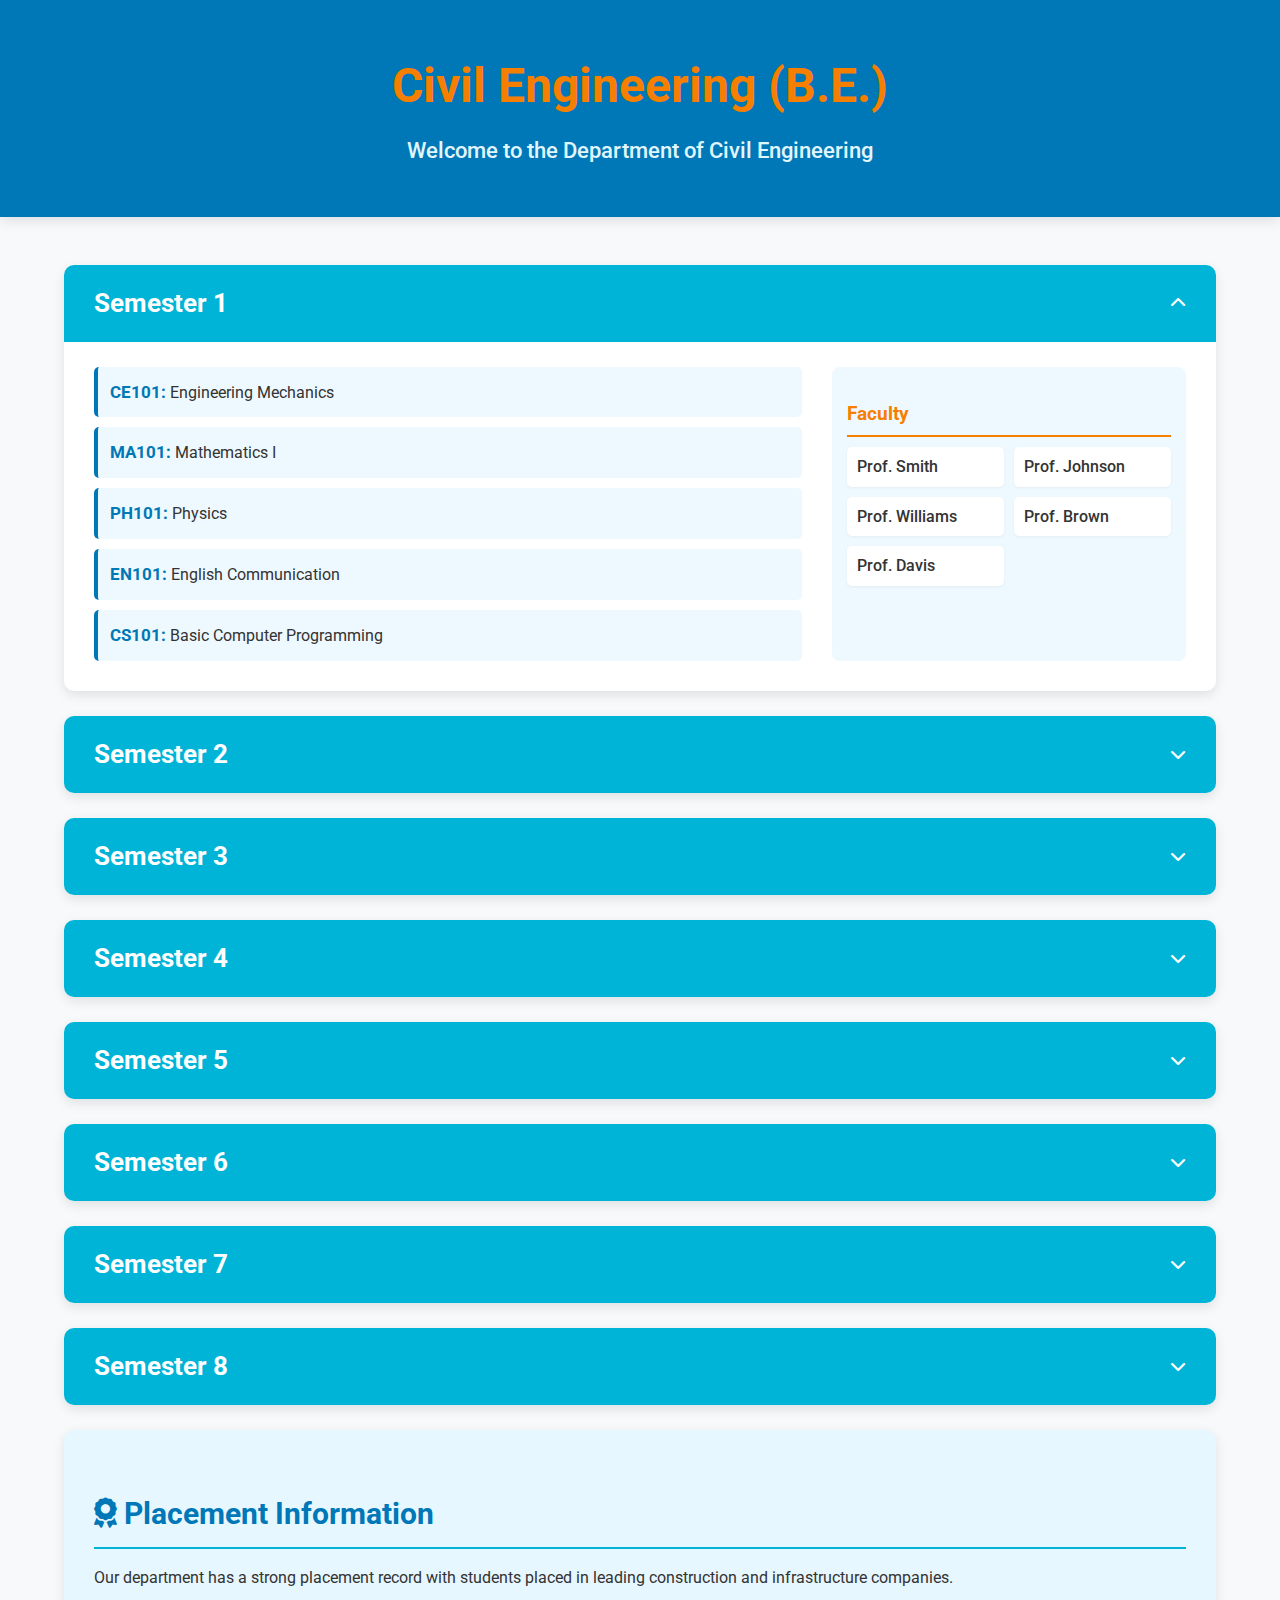
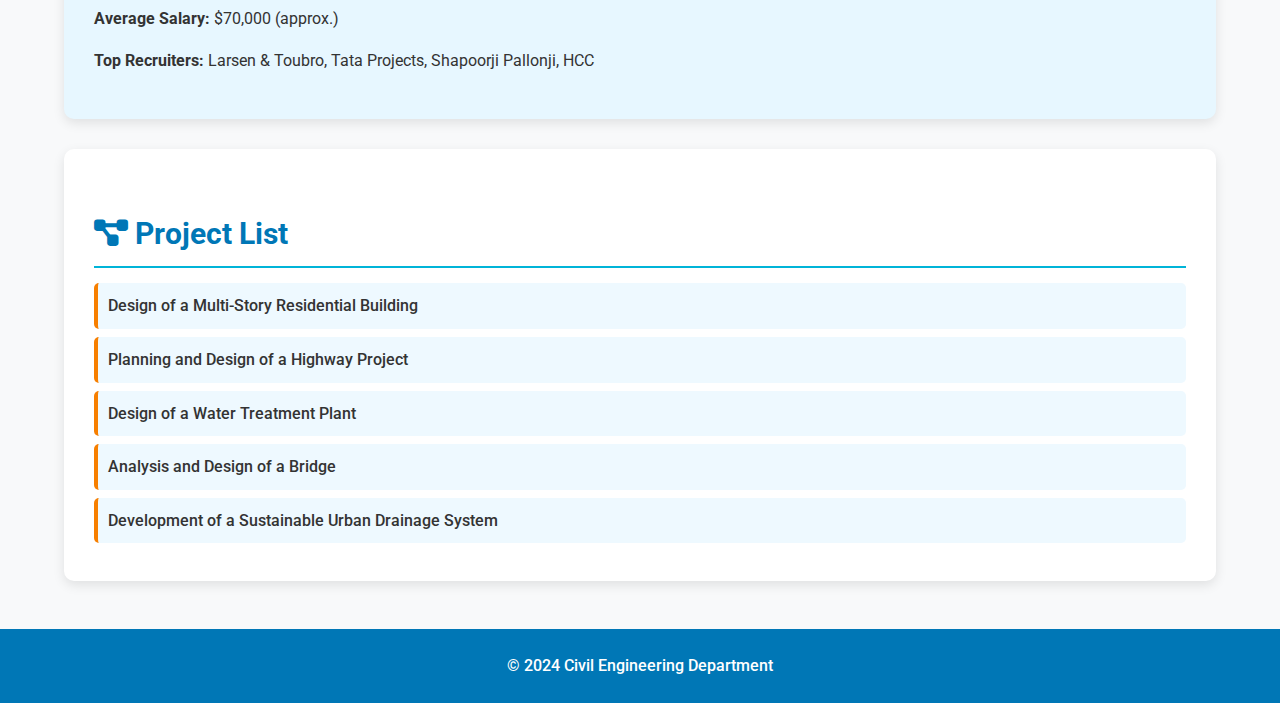
<file: dep66.html>
<!DOCTYPE html>
<html lang="en">
<head>
  <meta charset="UTF-8">
  <meta name="viewport" content="width=device-width, initial-scale=1.0">
  <title>Civil Engineering Department</title>

  <!-- Google Font + Icons -->
  <link href="https://fonts.googleapis.com/css2?family=Roboto:wght@400;500;700&display=swap" rel="stylesheet">
  <link rel="stylesheet" href="https://cdnjs.cloudflare.com/ajax/libs/font-awesome/6.6.0/css/all.min.css" />

  <style>
    :root {
      --primary: #0077b6;
      --secondary: #00b4d8;
      --accent: #f77f00;
      --light: #f8f9fa;
      --white: #ffffff;
      --dark: #333333;
      --shadow: 0 4px 12px rgba(0,0,0,0.1);
    }

    body {
      margin: 0;
      font-family: 'Roboto', sans-serif;
      background-color: var(--light);
      color: var(--dark);
      line-height: 1.6;
    }

    header {
      background-color: var(--primary);
      text-align: center;
      padding: 3rem 0;
      box-shadow: var(--shadow);
    }

    header h1 {
      color: var(--accent);
      font-size: 3rem;
      margin: 0 0 0.5rem;
    }

    header p {
      color: #e0f7ff;
      font-size: 1.4rem;
      font-weight: 500;
      margin: 0;
    }

    .container {
      width: 90%;
      max-width: 1200px;
      margin: 3rem auto;
    }

    /* Semester Cards */
    .semester-card {
      background-color: var(--white);
      border-radius: 10px;
      margin-bottom: 25px;
      box-shadow: var(--shadow);
      overflow: hidden;
    }

    .semester-header {
      background-color: var(--secondary);
      color: var(--white);
      padding: 18px 30px;
      display: flex;
      justify-content: space-between;
      align-items: center;
      cursor: pointer;
      transition: background-color 0.3s;
    }

    .semester-header:hover {
      background-color: #0098bd;
    }

    .semester-header h2 {
      margin: 0;
      font-size: 1.6rem;
    }

    .semester-header i {
      transition: transform 0.3s;
    }

    .semester-header.active i {
      transform: rotate(180deg);
    }

    .semester-content {
      display: none;
      padding: 25px 30px 30px;
    }

    .content-grid {
      display: grid;
      grid-template-columns: 2fr 1fr;
      gap: 30px;
    }

    .subjects-list {
      display: flex;
      flex-direction: column;
      gap: 10px;
    }

    .subject {
      background-color: #eef9ff;
      padding: 12px;
      border-left: 4px solid var(--primary);
      border-radius: 5px;
    }

    .subject strong {
      color: var(--primary);
      font-size: 1.05rem;
    }

    .faculty-list {
      background-color: #eef9ff;
      padding: 15px;
      border-radius: 8px;
    }

    .faculty-list h3 {
      color: var(--accent);
      margin-bottom: 10px;
      border-bottom: 2px solid var(--accent);
      padding-bottom: 5px;
    }

    .faculty-list ul {
      list-style: none;
      padding: 0;
      margin: 0;
      display: grid;
      grid-template-columns: repeat(2, 1fr);
      gap: 10px;
    }

    .faculty-list li {
      background-color: var(--white);
      padding: 7px 10px;
      border-radius: 5px;
      box-shadow: 0 1px 3px rgba(0,0,0,0.05);
      font-weight: 500;
    }

    /* Extra Boxes */
    .content-box {
      background-color: var(--white);
      border-radius: 10px;
      box-shadow: var(--shadow);
      padding: 30px;
      margin-bottom: 30px;
    }

    .content-box h3 {
      color: var(--primary);
      font-size: 1.9rem;
      margin-bottom: 15px;
      border-bottom: 2px solid var(--secondary);
      padding-bottom: 8px;
    }

    .placement-info {
      background-color: #e7f7ff;
    }

    .project-list ul {
      list-style: none;
      padding: 0;
      margin: 0;
    }

    .project-list li {
      background-color: #eef9ff;
      margin-bottom: 8px;
      padding: 10px;
      border-left: 4px solid var(--accent);
      border-radius: 5px;
      font-weight: 500;
    }

    footer {
      background-color: var(--primary);
      text-align: center;
      padding: 1.5rem 0;
      color: var(--white);
      margin-top: 3rem;
      font-weight: 500;
    }

    /* Responsive */
    @media (max-width: 900px) {
      .content-grid {
        grid-template-columns: 1fr;
      }
    }

    @media (max-width: 600px) {
      header h1 {
        font-size: 2.4rem;
      }

      header p {
        font-size: 1.1rem;
      }

      .semester-header h2 {
        font-size: 1.3rem;
      }

      .container {
        width: 95%;
      }
    }
  </style>
</head>
<body>

  <header>
    <h1>Civil Engineering (B.E.)</h1>
    <p>Welcome to the Department of Civil Engineering</p>
  </header>

  <div class="container">

    <!-- Semester 1 -->
    <div class="semester-card">
      <div class="semester-header">
        <h2>Semester 1</h2>
        <i class="fas fa-chevron-down"></i>
      </div>
      <div class="semester-content">
        <div class="content-grid">
          <div class="subjects-list">
            <div class="subject"><strong>CE101:</strong> Engineering Mechanics</div>
            <div class="subject"><strong>MA101:</strong> Mathematics I</div>
            <div class="subject"><strong>PH101:</strong> Physics</div>
            <div class="subject"><strong>EN101:</strong> English Communication</div>
            <div class="subject"><strong>CS101:</strong> Basic Computer Programming</div>
          </div>
          <div class="faculty-list">
            <h3>Faculty</h3>
            <ul>
              <li>Prof. Smith</li>
              <li>Prof. Johnson</li>
              <li>Prof. Williams</li>
              <li>Prof. Brown</li>
              <li>Prof. Davis</li>
            </ul>
          </div>
        </div>
      </div>
    </div>

    <!-- Semester 2 -->
    <div class="semester-card">
      <div class="semester-header">
        <h2>Semester 2</h2>
        <i class="fas fa-chevron-down"></i>
      </div>
      <div class="semester-content">
        <div class="content-grid">
          <div class="subjects-list">
            <div class="subject"><strong>CE102:</strong> Surveying</div>
            <div class="subject"><strong>MA102:</strong> Mathematics II</div>
            <div class="subject"><strong>CH101:</strong> Chemistry</div>
            <div class="subject"><strong>EE101:</strong> Basic Electrical Engineering</div>
            <div class="subject"><strong>EC101:</strong> Basic Electronics</div>
          </div>
          <div class="faculty-list">
            <h3>Faculty</h3>
            <ul>
              <li>Prof. Miller</li>
              <li>Prof. Wilson</li>
              <li>Prof. Moore</li>
              <li>Prof. Taylor</li>
              <li>Prof. Anderson</li>
            </ul>
          </div>
        </div>
      </div>
    </div>

    <!-- Semester 3 -->
    <div class="semester-card">
      <div class="semester-header">
        <h2>Semester 3</h2>
        <i class="fas fa-chevron-down"></i>
      </div>
      <div class="semester-content">
        <div class="content-grid">
          <div class="subjects-list">
            <div class="subject"><strong>CE201:</strong> Strength of Materials</div>
            <div class="subject"><strong>CE202:</strong> Fluid Mechanics</div>
            <div class="subject"><strong>CE203:</strong> Building Materials and Construction</div>
            <div class="subject"><strong>MA201:</strong> Differential Equations</div>
            <div class="subject"><strong>CE204:</strong> Engineering Geology</div>
          </div>
          <div class="faculty-list">
            <h3>Faculty</h3>
            <ul>
              <li>Prof. Thomas</li>
              <li>Prof. Jackson</li>
              <li>Prof. White</li>
              <li>Prof. Harris</li>
              <li>Prof. Martin</li>
            </ul>
          </div>
        </div>
      </div>
    </div>

    <!-- Semester 4 -->
    <div class="semester-card">
      <div class="semester-header">
        <h2>Semester 4</h2>
        <i class="fas fa-chevron-down"></i>
      </div>
      <div class="semester-content">
        <div class="content-grid">
          <div class="subjects-list">
            <div class="subject"><strong>CE205:</strong> Structural Analysis I</div>
            <div class="subject"><strong>CE206:</strong> Soil Mechanics</div>
            <div class="subject"><strong>CE207:</strong> Hydraulics</div>
            <div class="subject"><strong>CE208:</strong> Transportation Engineering I</div>
            <div class="subject"><strong>MA202:</strong> Numerical Methods</div>
          </div>
          <div class="faculty-list">
            <h3>Faculty</h3>
            <ul>
              <li>Prof. Thompson</li>
              <li>Prof. Clark</li>
              <li>Prof. Lewis</li>
              <li>Prof. Lee</li>
              <li>Prof. Walker</li>
            </ul>
          </div>
        </div>
      </div>
    </div>

    <!-- Semester 5 -->
    <div class="semester-card">
      <div class="semester-header">
        <h2>Semester 5</h2>
        <i class="fas fa-chevron-down"></i>
      </div>
      <div class="semester-content">
        <div class="content-grid">
          <div class="subjects-list">
            <div class="subject"><strong>CE301:</strong> Structural Analysis II</div>
            <div class="subject"><strong>CE302:</strong> Reinforced Concrete Design I</div>
            <div class="subject"><strong>CE303:</strong> Environmental Engineering I</div>
            <div class="subject"><strong>CE304:</strong> Transportation Engineering II</div>
            <div class="subject"><strong>CE305:</strong> Water Resources Engineering I</div>
          </div>
          <div class="faculty-list">
            <h3>Faculty</h3>
            <ul>
              <li>Prof. Hall</li>
              <li>Prof. Allen</li>
              <li>Prof. Young</li>
              <li>Prof. Hernandez</li>
              <li>Prof. King</li>
            </ul>
          </div>
        </div>
      </div>
    </div>

    <!-- Semester 6 -->
    <div class="semester-card">
      <div class="semester-header">
        <h2>Semester 6</h2>
        <i class="fas fa-chevron-down"></i>
      </div>
      <div class="semester-content">
        <div class="content-grid">
          <div class="subjects-list">
            <div class="subject"><strong>CE306:</strong> Reinforced Concrete Design II</div>
            <div class="subject"><strong>CE307:</strong> Steel Structures Design</div>
            <div class="subject"><strong>CE308:</strong> Environmental Engineering II</div>
            <div class="subject"><strong>CE309:</strong> Water Resources Engineering II</div>
            <div class="subject"><strong>CE310:</strong> Geotechnical Engineering</div>
          </div>
          <div class="faculty-list">
            <h3>Faculty</h3>
            <ul>
              <li>Prof. Wright</li>
              <li>Prof. Lopez</li>
              <li>Prof. Hill</li>
              <li>Prof. Green</li>
              <li>Prof. Baker</li>
            </ul>
          </div>
        </div>
      </div>
    </div>

    <!-- Semester 7 -->
    <div class="semester-card">
      <div class="semester-header">
        <h2>Semester 7</h2>
        <i class="fas fa-chevron-down"></i>
      </div>
      <div class="semester-content">
        <div class="content-grid">
          <div class="subjects-list">
            <div class="subject"><strong>CE401:</strong> Construction Management</div>
            <div class="subject"><strong>CE402:</strong> Foundation Engineering</div>
            <div class="subject"><strong>CE403:</strong> Prestressed Concrete</div>
            <div class="subject"><strong>CE404:</strong> Elective I</div>
            <div class="subject"><strong>CE405:</strong> Elective II</div>
          </div>
          <div class="faculty-list">
            <h3>Faculty</h3>
            <ul>
              <li>Prof. Gonzalez</li>
              <li>Prof. Nelson</li>
              <li>Prof. Carter</li>
              <li>Prof. Mitchell</li>
              <li>Prof. Perez</li>
            </ul>
          </div>
        </div>
      </div>
    </div>

    <!-- Semester 8 -->
    <div class="semester-card">
      <div class="semester-header">
        <h2>Semester 8</h2>
        <i class="fas fa-chevron-down"></i>
      </div>
      <div class="semester-content">
        <div class="content-grid">
          <div class="subjects-list">
            <div class="subject"><strong>CE406:</strong> Project Work</div>
            <div class="subject"><strong>CE407:</strong> Estimation and Costing</div>
            <div class="subject"><strong>CE408:</strong> Elective III</div>
            <div class="subject"><strong>CE409:</strong> Elective IV</div>
            <div class="subject"><strong>CE410:</strong> Seminar</div>
          </div>
          <div class="faculty-list">
            <h3>Faculty</h3>
            <ul>
              <li>Prof. Roberts</li>
              <li>Prof. Phillips</li>
              <li>Prof. Campbell</li>
              <li>Prof. Parker</li>
              <li>Prof. Evans</li>
            </ul>
          </div>
        </div>
      </div>
    </div>

    <!-- Placement Info -->
    <div class="content-box placement-info">
      <h3><i class="fas fa-award"></i> Placement Information</h3>
      <p>Our department has a strong placement record with students placed in leading construction and infrastructure companies.</p>
      <p><strong>Average Salary:</strong> $70,000 (approx.)</p>
      <p><strong>Top Recruiters:</strong> Larsen &amp; Toubro, Tata Projects, Shapoorji Pallonji, HCC</p>
    </div>

    <!-- Project List -->
    <div class="content-box project-list">
      <h3><i class="fas fa-project-diagram"></i> Project List</h3>
      <ul>
        <li>Design of a Multi-Story Residential Building</li>
        <li>Planning and Design of a Highway Project</li>
        <li>Design of a Water Treatment Plant</li>
        <li>Analysis and Design of a Bridge</li>
        <li>Development of a Sustainable Urban Drainage System</li>
      </ul>
    </div>

  </div>

  <footer>
    &copy; 2024 Civil Engineering Department
  </footer>

  <script>
    // Collapsible semester sections
    document.addEventListener('DOMContentLoaded', () => {
      const headers = document.querySelectorAll('.semester-header');

      headers.forEach(header => {
        header.addEventListener('click', () => {
          const content = header.nextElementSibling;
          const isActive = header.classList.contains('active');

          // Close others
          document.querySelectorAll('.semester-header.active').forEach(h => {
            if (h !== header) {
              h.classList.remove('active');
              h.nextElementSibling.style.display = 'none';
            }
          });

          // Toggle current
          if (!isActive) {
            header.classList.add('active');
            content.style.display = 'block';
          } else {
            header.classList.remove('active');
            content.style.display = 'none';
          }
        });
      });

      // Open first semester by default
      const first = document.querySelector('.semester-header');
      if (first) first.click();
    });
  </script>

</body>
</html>
</file>
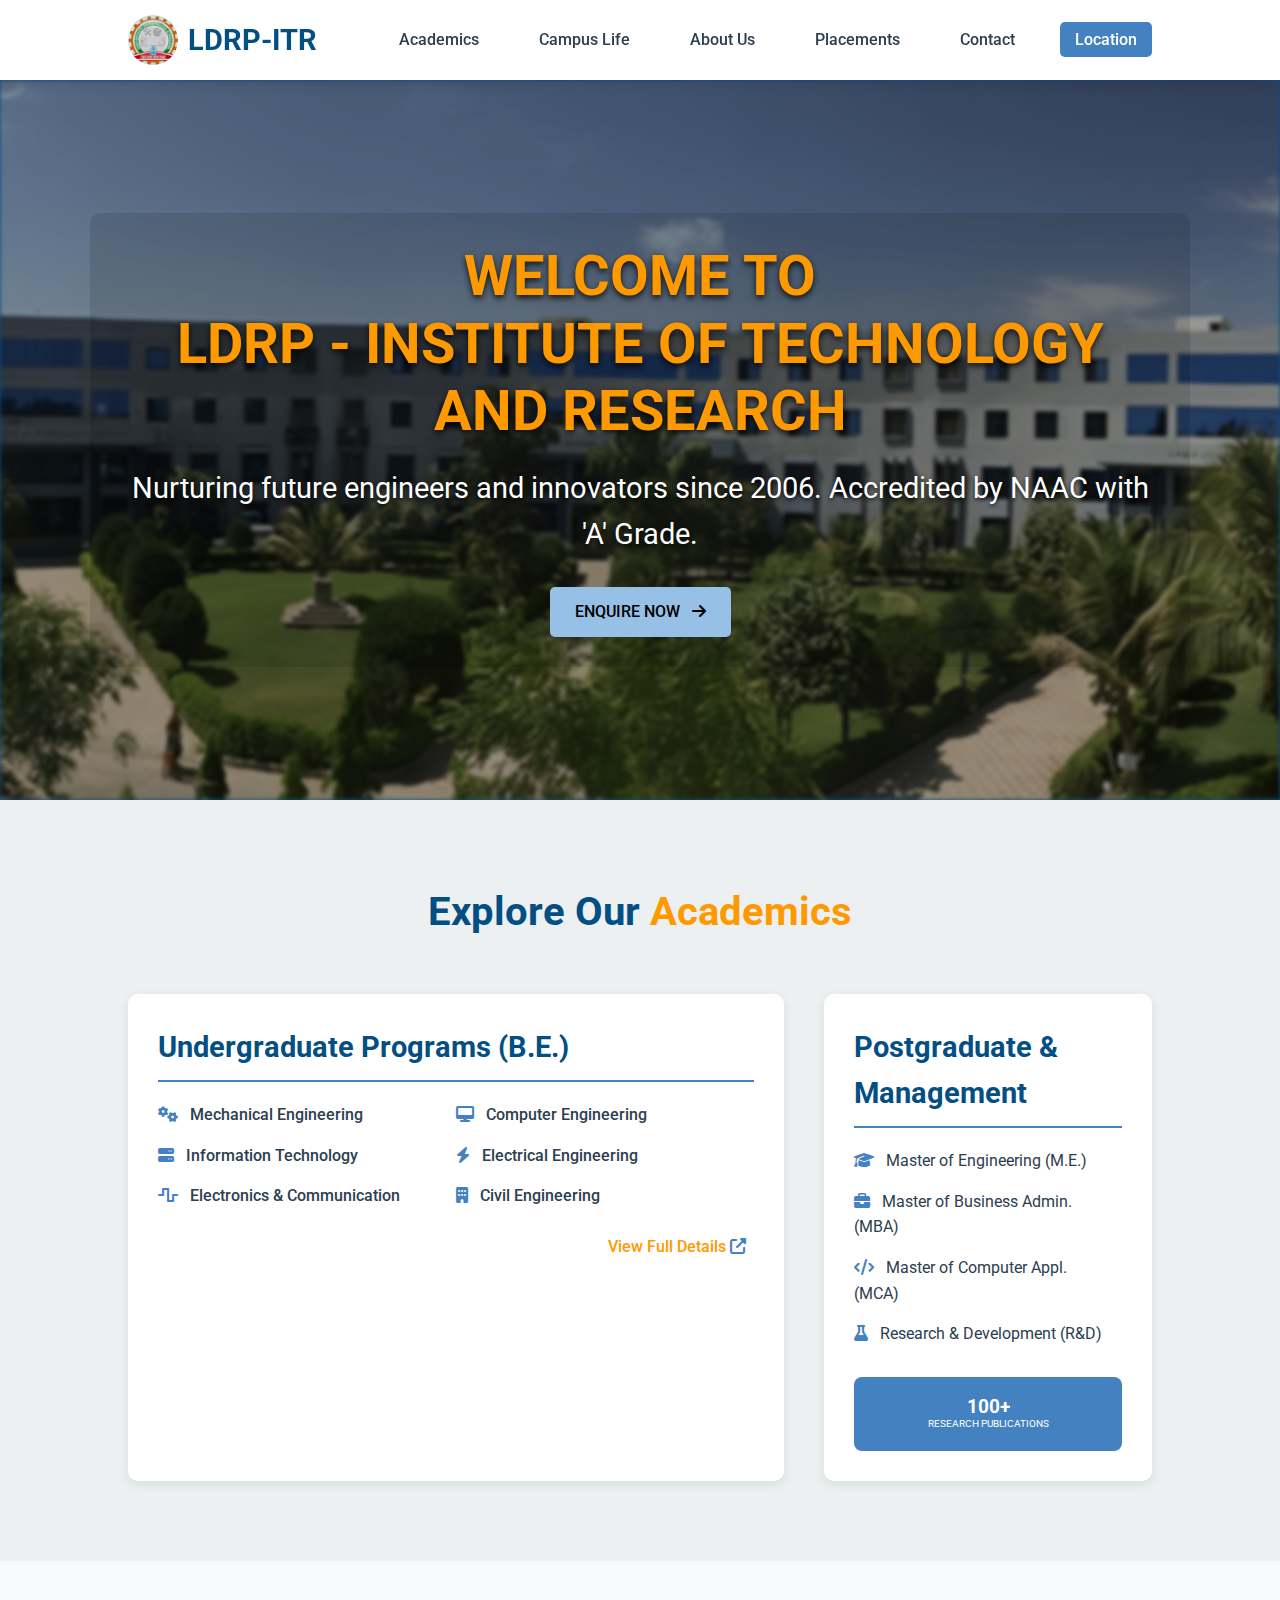
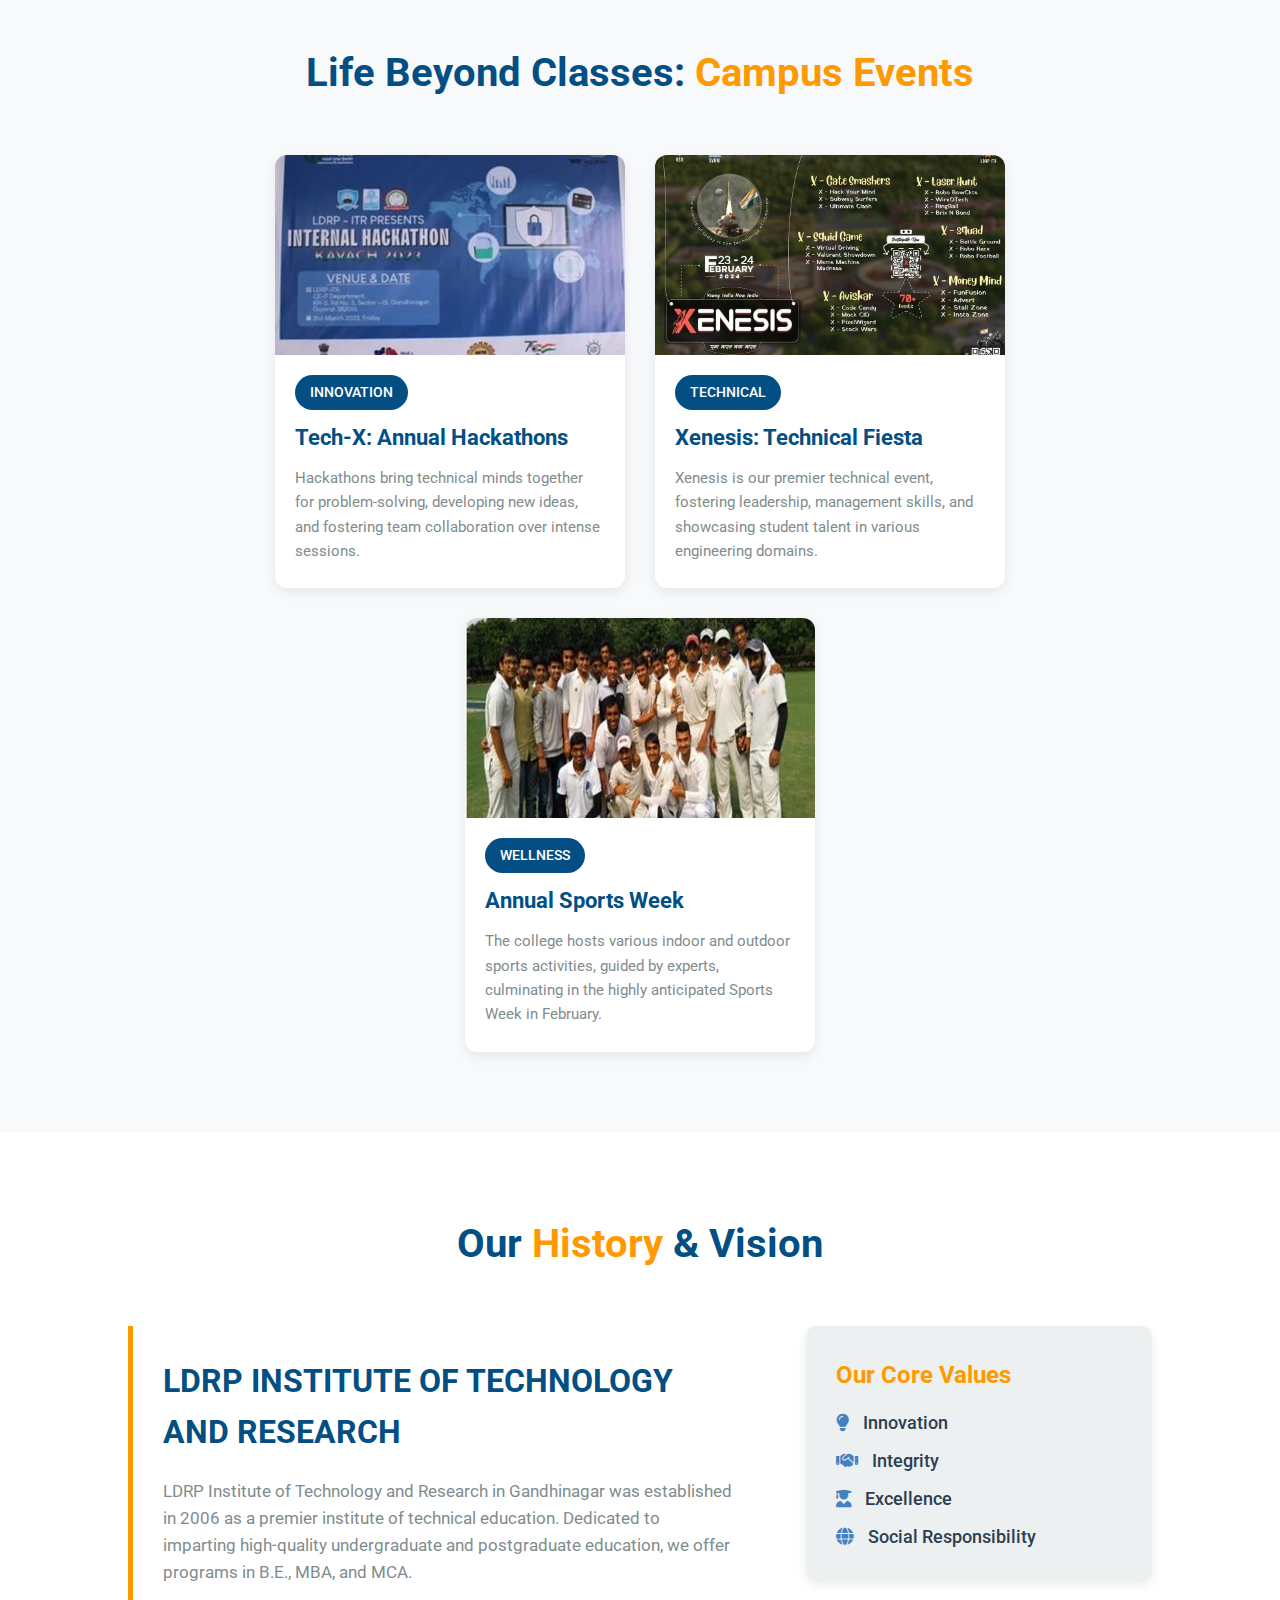
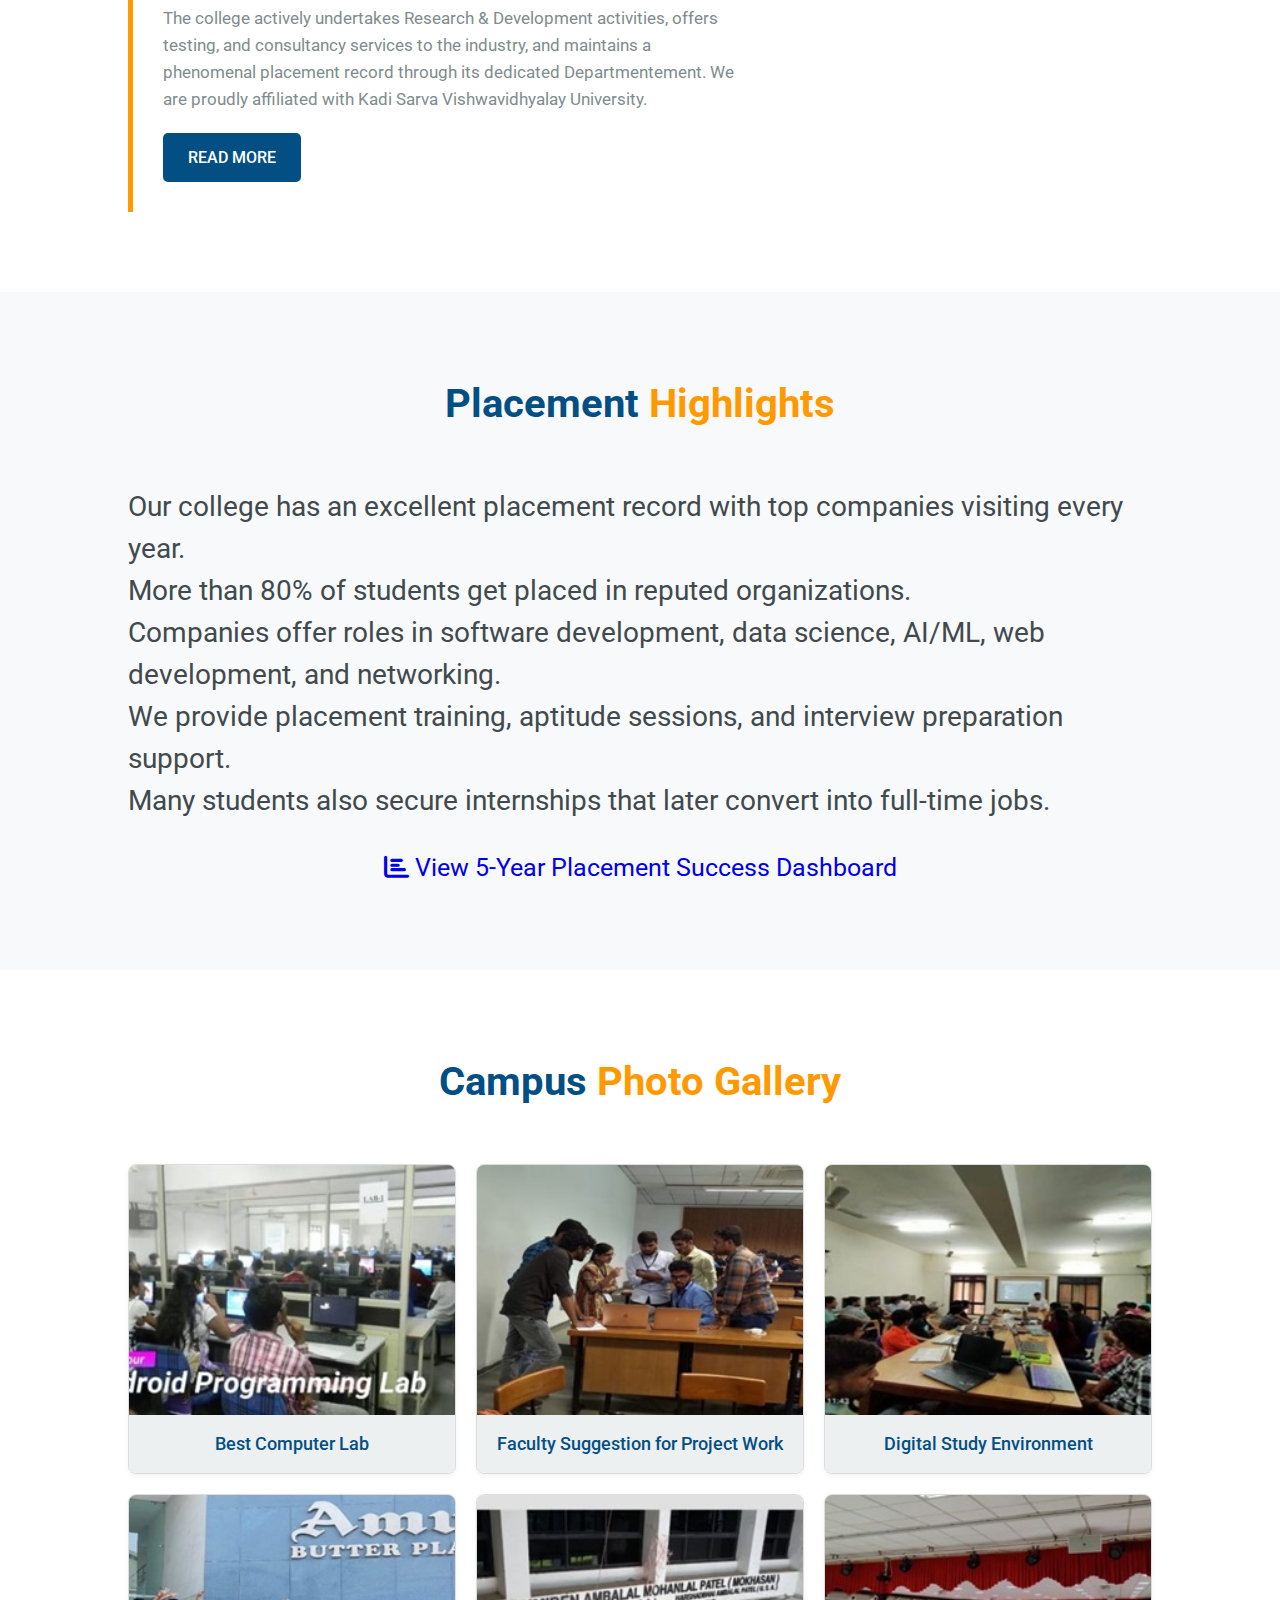
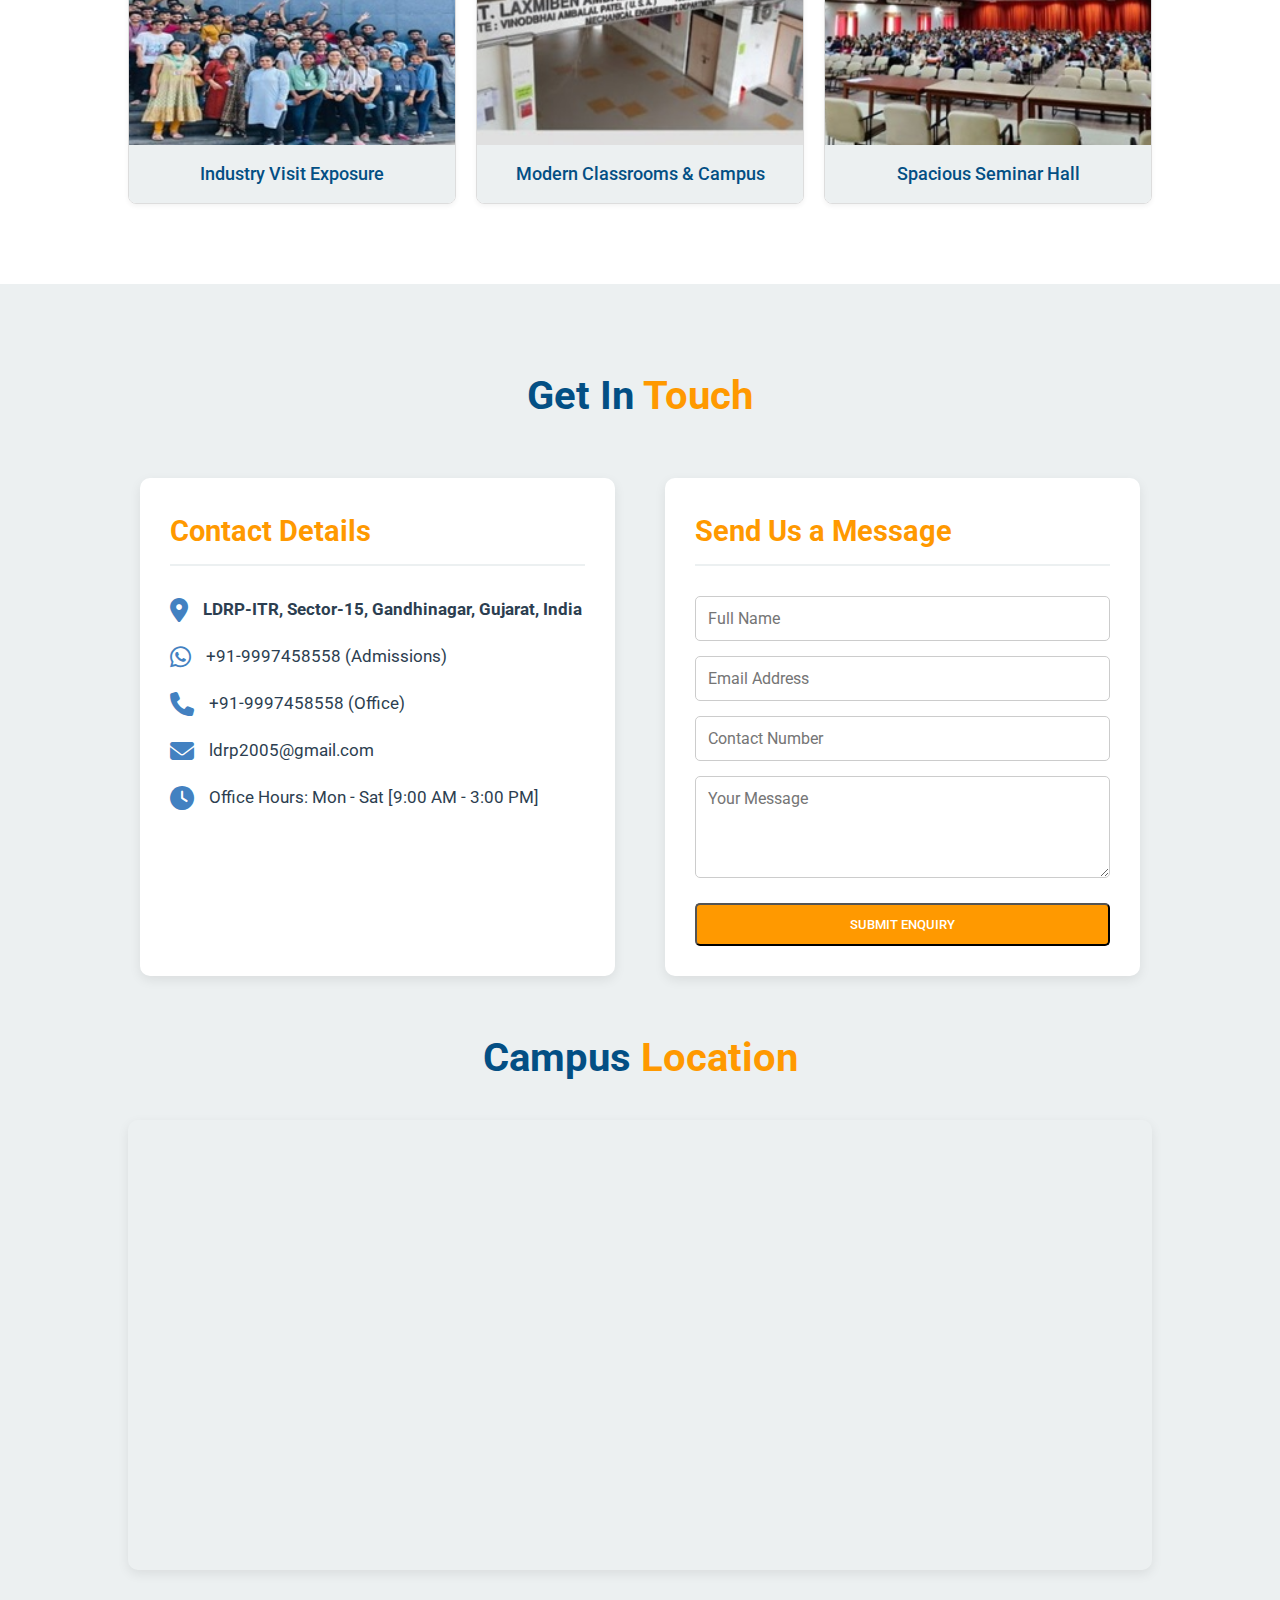
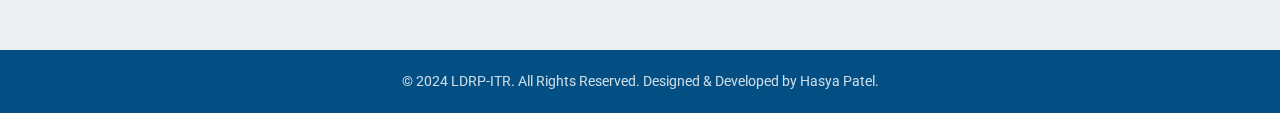
<file: index2.html>
<!DOCTYPE html>
<html lang="en">
<head>
    <meta charset="UTF-8">
    <meta name="viewport" content="width=device-width, initial-scale=1.0">
    <title>LDRP Institute of Technology and Research</title>
    <link rel="stylesheet" type="text/css" href="style2.css">
    
    <!-- Using Font Awesome 6 and a Modern Font -->
    <link rel="preconnect" href="https://fonts.googleapis.com">
    <link rel="preconnect" href="https://fonts.gstatic.com" crossorigin>
    <link href="https://fonts.googleapis.com/css2?family=Roboto:wght@400;500;700&display=swap" rel="stylesheet">
    <link rel="stylesheet" href="https://cdnjs.cloudflare.com/ajax/libs/font-awesome/6.6.0/css/all.min.css" xintegrity="sha512-Kc323vGBEqzTmouAECnVceyQqyqdsSiqLQISBL29aUW4U/M7pSPA/gEUZQqv1cwx4OnYxTxve5UMg5GT6L4JJg==" crossorigin="anonymous" referrerpolicy="no-referrer" />
</head>
<body>

    <header id="Home">
        <div class="logo">
            <!-- Assume logo.png is in the /img/ folder -->
            <img src="logo.png" alt="LDRP-ITR Logo">
            <h1>LDRP-ITR</h1>
        </div>
        <nav class="navmenu">
            <ul>
                <li><a href="#department">Academics</a></li>
                <li><a href="#services">Campus Life</a></li>
                <li><a href="#about">About Us</a></li>
                <li><a href="#placement">Placements</a></li>
                <li><a href="#contact">Contact</a></li>
                <li><a href="#location" class="cta-btn-nav">Location</a></li>
            </ul>
        </nav>
        <div class="menu-toggle" id="menu-icon">
            <i class="fas fa-bars"></i>
        </div>
    </header>

    <!-- 1. HERO SECTION -->
    <section class="hero-section">
            <div class="hero-content">
                <h1>WELCOME TO <br> LDRP - INSTITUTE OF TECHNOLOGY AND RESEARCH</h1>
                <p>Nurturing future engineers and innovators since 2006. Accredited by NAAC with 'A' Grade.</p>
                <a href="#contact" class="main-cta-btn" style="background-color: rgb(151, 192, 231);color:black">Enquire Now <i class="fas fa-arrow-right"></i></a>
            </div>
            <div class="bgimg-overlay"></div>
    </section>
    
    <!-- 2. DEPARTMENT/ACADEMICS SECTION -->
    <section class="academics-section" id="department">
        <h2 class="section-title">Explore Our <span>Academics</span></h2>
        
        <div class="department-grid">
            <div class="dep-card">
                <h3>Undergraduate Programs (B.E.)</h3>
                <ul>
                    <li><a href="dep11.html"><i class="fas fa-cogs"></i> Mechanical Engineering</a></li> 
                    <li><a href="dep22.html"><i class="fas fa-desktop"></i> Computer Engineering</a></li>      
                    <li><a href="dep33.html"><i class="fas fa-server"></i> Information Technology</a></li> 
                    <li><a href="dep44.html"><i class="fas fa-bolt"></i> Electrical Engineering</a></li>
                    <li><a href="dep55.html"><i class="fas fa-wave-square"></i> Electronics & Communication</a></li>
                    <li><a href="dep66.html"><i class="fas fa-building"></i> Civil Engineering</a></li>
                </ul>
                <a href="#" class="view-details">View Full Details <i class="fas fa-external-link-alt"></i></a>
            </div>

            <div class="dep-card">
                <h3>Postgraduate & Management</h3>
                <ul class="pg-list">
                    <li><i class="fas fa-graduation-cap"></i> Master of Engineering (M.E.)</li>
                    <li><i class="fas fa-briefcase"></i> Master of Business Admin. (MBA)</li>
                    <li><i class="fas fa-code"></i> Master of Computer Appl. (MCA)</li>
                    <li><i class="fas fa-flask"></i> Research & Development (R&D)</li>
                </ul>
                <div class="stats-box">
                    <h4>100+</h4>
                    <p>Research Publications</p>
                </div>
            </div>
        </div>
    </section>
    
    <!-- 3. SERVICES / CAMPUS LIFE SECTION -->
    <section class="campus-life" id="services">
        <h2 class="section-title">Life Beyond Classes: <span>Campus Events</span></h2>
        <div class="card-list">
            <a href="#" class="card-item">
                <img src="event1.jpeg" alt="Hackathon Event Image">
                <span class="tag">Innovation</span>
                <h3>Tech-X: Annual Hackathons</h3>
                <p>Hackathons bring technical minds together for problem-solving, developing new ideas, and fostering team collaboration over intense sessions.</p>
            </a>
            <a href="#" class="card-item">
                <img src="event2.jpeg" alt="Technical Event Image">
                <span class="tag">Technical</span>
                <h3>Xenesis: Technical Fiesta</h3>
                <p>Xenesis is our premier technical event, fostering leadership, management skills, and showcasing student talent in various engineering domains.</p>
            </a>
            <a href="#" class="card-item">
                <img src="event3.jpg" alt="Sports Event Image">
                <span class="tag">Wellness</span>
                <h3>Annual Sports Week</h3>
                <p>The college hosts various indoor and outdoor sports activities, guided by experts, culminating in the highly anticipated Sports Week in February.</p>
            </a>
        </div>
    </section>

    <!-- 4. ABOUT US SECTION -->
    <section class="about-section" id="about">
        <h2 class="section-title">Our <span>History</span> & Vision</h2>
        <div class="history-content">
            <div class="history-text">
                <h2>LDRP INSTITUTE OF TECHNOLOGY AND RESEARCH</h2>
                <p>LDRP Institute of Technology and Research in Gandhinagar was established in 2006 as a premier institute of technical education. Dedicated to imparting high-quality undergraduate and postgraduate education, we offer programs in B.E., MBA, and MCA.</p>
                <p>The college actively undertakes Research & Development activities, offers testing, and consultancy services to the industry, and maintains a phenomenal placement record through its dedicated Departmentement. We are proudly affiliated with Kadi Sarva Vishwavidhyalay University.</p>
                <a href="https://en.wikipedia.org/wiki/LDRP_Institute_of_Technology_and_Research" class="main-cta-btn secondary-btn">Read More</a>
            </div>
            <div class="vision-box">
                <h4>Our Core Values</h4>
                <ul>
                    <li><i class="fas fa-lightbulb"></i> Innovation</li>
                    <li><i class="fas fa-handshake"></i> Integrity</li>
                    <li><i class="fas fa-user-graduate"></i> Excellence</li>
                    <li><i class="fas fa-globe"></i> Social Responsibility</li>
                </ul>
            </div>
        </div>
    </section>

 <section class="placement1" id="placement">
        <h2 class="section-title">Placement <span>Highlights</span></h2>
      <p style="font-size:28px; color: #42494d; text-align: left; line-height: 1.5;">
    Our college has an excellent placement record with top companies visiting every year.<br>
    More than 80% of students get placed in reputed organizations.<br>
    Companies offer roles in software development, data science, AI/ML, web development, and networking.<br>
    We provide placement training, aptitude sessions, and interview preparation support.<br>
    Many students also secure internships that later convert into full-time jobs.
</p>

<br>
 <div class="flex justify-center items-center p-4">
    <div  class="placement"style=" text-align: center;  font-size: 25px; color: blue;font-family: 'Courier New', monospace; ">
    <a href="placement.html" 
       class="inline-flex items-center px-6 py-3 border border-transparent text-base font-medium rounded-xl shadow-lg 
              text-white bg-emerald-600 hover:bg-emerald-700 
              focus:outline-none focus:ring-4 focus:ring-emerald-500 focus:ring-opacity-50 
              transition duration-150 ease-in-out transform hover:scale-105 active:scale-95">
        <i class="fas fa-chart-bar mr-3"></i>
        View 5-Year Placement Success Dashboard
    </a>
    
    </div>
</div>
   </section>
    <!-- 6. PHOTO GALLERY -->
    <section class="gallery-section" id="photo">
        <h2 class="section-title">Campus <span>Photo Gallery</span></h2>
        <div class="image-gallery">
            <div class="gallery-item">
                <img src="img1.jpg" alt="Computer Lab">
                <div class="desc">Best Computer Lab</div>
            </div>
            <div class="gallery-item">
                <img src="img2.jpeg" alt="Faculty Suggesting Project Work">
                <div class="desc">Faculty Suggestion for Project Work</div>
            </div>
            <div class="gallery-item">
                <img src="img3.jpg" alt="Digital Study">
                <div class="desc">Digital Study Environment</div>
            </div>
            <div class="gallery-item">
                <img src="img4.jpeg" alt="Industry Visit">
                <div class="desc">Industry Visit Exposure</div>
            </div>
            <div class="gallery-item">
                <img src="img5.jpeg" alt="Best Class & Campus">
                <div class="desc">Modern Classrooms & Campus</div>
            </div>
            <div class="gallery-item">
                <img src="img6.jpeg" alt="Big Seminar Hall">
                <div class="desc">Spacious Seminar Hall</div>
            </div>
        </div>
    </section>
    
    <!-- 7. CONTACT & LOCATION -->
    <section class="contact-location-section" id="contact">
        <h2 class="section-title">Get In <span>Touch</span></h2>
        <div class="contact-grid">
            <div class="contact-info-block">
                <h3>Contact Details</h3>
                <div class="contact-detail">
                    <i class="fas fa-map-marker-alt"></i>
                    <h4>LDRP-ITR, Sector-15, Gandhinagar, Gujarat, India</h4>
                </div>
                <div class="contact-detail">
                    <i class="fab fa-whatsapp"></i>
                    <p>+91-9997458558 (Admissions)</p>
                </div>
                <div class="contact-detail">
                    <i class="fas fa-phone"></i>
                    <p>+91-9997458558 (Office)</p>
                </div>
                <div class="contact-detail">
                    <i class="fas fa-envelope"></i>
                    <p>ldrp2005@gmail.com</p>
                </div>
                <div class="contact-detail">
                    <i class="fas fa-clock"></i>
                    <p>Office Hours: Mon - Sat [9:00 AM - 3:00 PM]</p>
                </div>
            </div>
            
            <div class="contact-form-block">
                <h3>Send Us a Message</h3>
                <form id="contactForm" action="https://api.web3forms.com/submit" method="POST">
                    <input type="hidden" name="access_key" value="268917ce-3ada-4e6c-b4ea-2034eee66208">
                    <input type="text" name="name" placeholder="Full Name" required>
                    <input type="email" name="email" placeholder="Email Address" required>
                    <input type="tel" name="contact" placeholder="Contact Number" required>
                    <textarea name="message" placeholder="Your Message" rows="4" required></textarea>
                    <button type="submit" class="main-cta-btn">Submit Enquiry</button>
                </form>
                <!-- Added div for JavaScript feedback -->
                <div id="form-message" class="message-box"></div> 
            </div>
        </div>

        <div class="map-container" id="location">
            <h2 class="section-title location-title">Campus <span>Location</span></h2>
            <iframe src="https://www.google.com/maps/embed?pb=!1m18!1m12!1m3!1d3669.750537877292!2d72.63690137512297!3d23.13601807908611!2m3!1f0!2f0!3f0!3m2!1i1024!2i768!4f13.1!3m3!1m2!1s0x395e80d4022b39f3%3A0x1d4a04d603a11440!2sLDRP%20Institute%20of%20Technology%20and%20Research!5e0!3m2!1sen!2sin!4v1698777170123!5m2!1sen!2sin" width="100%" height="450" style="border:0;" allowfullscreen="" loading="lazy" referrerpolicy="no-referrer-when-downgrade"></iframe>
        </div>
    </section>

    <!-- 8. FOOTER -->
    <footer>
        <div class="end-text">
            <p>&copy; 2024 LDRP-ITR. All Rights Reserved. Designed & Developed by Hasya Patel.</p>
        </div>
    </footer>

    <!-- Changed console.js to script2.js -->
    <script src="console.js"></script> 
</body>
</html>
</file>
<file: style2.css>
/*
 * 🌟 REBUILT CSS - Sky Blue/Soft Orange Theme 🌟
 * Color scheme updated to a lighter, refreshing palette.
 * Hero section adjusted for full image visibility on all devices.
 *
 * New Color Palette:
 * --primary-color: #034f84 (Deep Sky Blue/Navy)
 * --secondary-color: #4381c1 (Lighter Sky Blue)
 * --accent-color: #ff9900 (Soft Orange/Gold for emphasis)
 * --text-dark: #2c3e50 (Dark Blue-Gray)
 * --text-light: #7f8c8d (Medium Gray)
 * --bg-light: #ecf0f1 (Very Light Gray/Off-White)
 * --bg-white: #ffffff
 */

/* --- Global Reset & Variables --- */
* {
    margin: 0;
    padding: 0;
    box-sizing: border-box;
    font-family: 'Roboto', sans-serif;
    scroll-behavior: smooth;
    text-decoration: none;
    list-style: none;
}

:root {
    /* Primary brand colors (Sky Blue Theme) */
    --primary-color: #034f84; /* Deep Sky Blue/Navy */
    --secondary-color: #4381c1; /* Lighter Sky Blue */
    --accent-color: #ff9900; /* Soft Orange/Gold for emphasis */

    /* Text & Backgrounds */
    --text-dark: #2c3e50; /* Dark Blue-Gray */
    --text-light: #7f8c8d; /* Medium Gray */
    --bg-light: #ecf0f1; /* Very Light Gray/Off-White */
    --bg-white: #ffffff;
    --shadow: 0 4px 12px rgba(0, 0, 0, 0.08);
}

body {
    color: var(--text-dark);
    line-height: 1.6;
}

section {
    padding: 80px 10%;
    margin-bottom: 0;
}

/* --- Typography & Elements --- */
.section-title {
    text-align: center;
    font-size: 2.5rem;
    font-weight: 700;
    margin-bottom: 50px;
    color: var(--primary-color);
}

.section-title span {
    color: var(--accent-color);
}

/* --- Call To Action (CTA) Buttons --- */
.main-cta-btn {
    display: inline-block;
    padding: 12px 25px;
    background-color: var(--accent-color);
    color: var(--bg-white);
    font-weight: 500;
    border-radius: 5px;
    transition: 0.3s;
    text-transform: uppercase;
}

.main-cta-btn:hover {
    background-color: #e58700; /* Darker Orange */
    box-shadow: var(--shadow);
}

.main-cta-btn i {
    margin-left: 8px;
}

.secondary-btn {
    background-color: var(--primary-color);
}

.secondary-btn:hover {
    background-color: #023a63; /* Darker Navy */
}

/* --- 1. HEADER & NAVIGATION --- */
header {
    position: sticky;
    top: 0;
    width: 100%;
    z-index: 1000;
    display: flex;
    justify-content: space-between;
    align-items: center;
    padding: 15px 10%;
    background: var(--bg-white);
    box-shadow: var(--shadow);
}

.logo {
    display: flex;
    align-items: center;
}

.logo img {
    height: 50px;
    width: 50px;
    border-radius: 50%;
    object-fit: cover;
    margin-right: 10px;
}

.logo h1 {
    font-size: 1.8rem;
    color: var(--primary-color);
    font-weight: 700;
}

.navmenu ul {
    display: flex;
    gap: 30px;
}

.navmenu a {
    color: var(--text-dark);
    font-weight: 500;
    padding: 8px 15px;
    transition: 0.3s;
    border-radius: 5px;
}

.navmenu a:hover:not(.cta-btn-nav) {
    color: var(--primary-color);
    background-color: var(--bg-light);
}

.cta-btn-nav {
    background-color: var(--secondary-color);
    color: var(--bg-white) !important;
    padding: 8px 18px;
}

.cta-btn-nav:hover {
    background-color: #6a9bd6; /* Lighter Secondary */
}

.menu-toggle {
    font-size: 1.8rem;
    cursor: pointer;
    display: none;
}

/* --- 2. HERO SECTION --- */
.hero-section {
    position: relative;
    padding: 0;
    height: 80vh;
    display: flex;
    align-items: center;
    justify-content: center;
    text-align: center;
    overflow: hidden;
    /* Removed background-image from .hero-section to fully control it with overlay */
    background-color: var(--primary-color); /* Fallback color */
}

/* Adjusted overlay to show image clearly with minimal blur for 'full image' request */
.bgimg-overlay {
    position: absolute;
    inset: 0;
    background-image: url('bgimg.jpeg'); /* Image source */
    background-size: cover;
    background-position: center center;
    background-repeat: no-repeat;
    background-attachment: scroll;
    filter: blur(2px) brightness(0.6); /* Minimal blur, darker filter for text readability */
    transform: scale(1.0); /* No scale, showing full image/background area */
    z-index: 0;
}

.hero-content {
    position: relative;
    z-index: 1;
    padding: 30px;
    width: 100%;
    max-width: 1100px;
    box-sizing: border-box;
    /* Transparent background to focus on text */
    background-color: rgba(0, 0, 0, 0.1);
    border-radius: 10px;
}

.hero-content h1 {
    font-size: 3.5rem;
    color: var(--accent-color);
    line-height: 1.2;
    margin-bottom: 20px;
    text-transform: uppercase;
    text-shadow: 0 3px 6px rgba(0, 0, 0, 0.8); /* Stronger shadow for image contrast */
}

.hero-content p {
    font-size: 1.8rem;
    color: var(--bg-white);
    margin-bottom: 30px;
    text-shadow: 0 2px 4px rgba(0, 0, 0, 0.8);
}


/* --- 3. ACADEMICS SECTION --- */
.academics-section {
    background-color: var(--bg-light);
}

.department-grid {
    display: grid;
    grid-template-columns: 2fr 1fr;
    gap: 40px;
    max-width: 1200px;
    margin: 0 auto;
}

.dep-card {
    background: var(--bg-white);
    padding: 30px;
    border-radius: 10px;
    box-shadow: var(--shadow);
}

.dep-card h3 {
    font-size: 1.8rem;
    color: var(--primary-color);
    margin-bottom: 20px;
    border-bottom: 2px solid var(--secondary-color);
    padding-bottom: 10px;
}

.dep-card ul {
    display: flex;
    flex-wrap: wrap;
    gap: 15px 0;
}

.dep-card li {
    width: 50%;
    padding-right: 20px;
}

.dep-card li a {
    color: var(--text-dark);
    font-weight: 500;
    transition: 0.3s;
}

.dep-card li a:hover {
    color: var(--accent-color);
}

.dep-card i {
    margin-right: 8px;
    color: var(--secondary-color);
}

.view-details {
    display: block;
    margin-top: 25px;
    text-align: right;
    color: var(--accent-color);
    font-weight: 500;
}

.pg-list li {
    width: 100%;
}
.stats-box {
    text-align: center;
    background: var(--secondary-color);
    color: var(--bg-white);
    padding: 20px;
    border-radius: 8px;
    margin-top: 30px;
}

.stats-box h4 {
    font-size: 1.2rem; /* CHANGED: Smaller placement number */
    font-weight: 700;
    line-height: 1;
}

.stats-box p {
    font-size: 0.6rem; /* CHANGED: Smaller descriptive text */
    text-transform: uppercase;
}

/* --- 4. CAMPUS LIFE / SERVICES SECTION --- */
.card-list {
    display: flex;
    justify-content: center;
    gap: 30px;
    flex-wrap: wrap;
    max-width: 1200px;
    margin: 0 auto;
}

.card-item {
    width: 350px;
    padding: 0;
    border-radius: 12px;
    box-shadow: var(--shadow);
    transition: 0.5s;
    overflow: hidden;
    background: var(--bg-white);
}

.card-item:hover {
    transform: translateY(-8px);
    box-shadow: 0 8px 20px rgba(0, 0, 0, 0.15);
}

.card-item img {
    width: 100%;
    height: 200px;
    object-fit: cover;
    display: block;
}

.card-item .tag {
    display: inline-block;
    background: var(--primary-color);
    color: var(--bg-white);
    margin: 20px 20px 10px;
    padding: 6px 15px;
    font-size: 0.9rem;
    border-radius: 50px;
    font-weight: 500;
    text-transform: uppercase;
}

.card-item h3 {
    color: var(--primary-color);
    font-size: 1.4rem;
    margin: 0 20px 10px;
}

.card-item p {
    color: var(--text-light);
    font-size: 0.95rem;
    margin: 0 20px 25px;
}

/* --- 5. ABOUT US SECTION --- */
.about-section {
    background-color: var(--bg-white);
}

.history-content {
    display: flex;
    gap: 40px;
    max-width: 1200px;
    margin: 0 auto;
    align-items: flex-start;
}

.history-text {
    flex: 2;
    padding: 30px;
    border-left: 5px solid var(--accent-color);
}

.history-text h2 {
    font-size: 2rem;
    color: var(--primary-color);
    margin-bottom: 20px;
}

.history-text p {
    font-size: 1.05rem;
    margin-bottom: 20px;
    color: var(--text-light);
}

.vision-box {
    flex: 1;
    background: var(--bg-light);
    padding: 30px;
    border-radius: 10px;
    box-shadow: var(--shadow);
}

.vision-box h4 {
    font-size: 1.5rem;
    color: var(--accent-color);
    margin-bottom: 15px;
}

.vision-box ul {
    display: flex;
    flex-direction: column;
    gap: 10px;
}

.vision-box li {
    font-size: 1.1rem;
    font-weight: 500;
}

.vision-box i {
    color: var(--secondary-color);
    margin-right: 10px;
}

/* --- Dashboard / Custom Styles (Keeping original 'Inter' font reference) --- */
@import url('https://fonts.googleapis.com/css2?family=Inter:wght@100..900&display=swap');
body {
    font-family: 'Inter', sans-serif;
    background-color: #f7f9fb;
}

/* Custom Scrollbar for better aesthetics */
.data-table-container::-webkit-scrollbar {
    height: 8px;
}
.data-table-container::-webkit-scrollbar-thumb {
    background-color: #a7d9f3; /* Light Sky Blue color */
    border-radius: 10px;
}

/* --- 7. PHOTO GALLERY --- */
.gallery-section {
    background-color: var(--bg-white);
}

.image-gallery {
    display: grid;
    grid-template-columns: repeat(auto-fit, minmax(300px, 1fr));
    gap: 20px;
    max-width: 1200px;
    margin: 0 auto;
}

.gallery-item {
    border: 1px solid #ddd;
    border-radius: 8px;
    overflow: hidden;
    box-shadow: 0 2px 5px rgba(0, 0, 0, 0.05);
    transition: 0.3s;
}

.gallery-item:hover {
    transform: scale(1.03);
    box-shadow: 0 5px 15px rgba(0, 0, 0, 0.2);
}

.gallery-item img {
    width: 100%;
    height: 250px;
    object-fit: cover;
    display: block;
}

.gallery-item .desc {
    padding: 15px 10px;
    text-align: center;
    font-size: 1.1rem;
    font-weight: 500;
    background-color: var(--bg-light);
    color: var(--primary-color);
}

/* --- 8. CONTACT & LOCATION --- */
.contact-location-section {
    background-color: var(--bg-light);
}

.contact-grid {
    display: grid;
    grid-template-columns: 1fr 1fr;
    gap: 50px;
    max-width: 1000px;
    margin: 0 auto 50px;
}

.contact-info-block, .contact-form-block {
    background: var(--bg-white);
    padding: 30px;
    border-radius: 10px;
    box-shadow: var(--shadow);
}

.contact-info-block h3, .contact-form-block h3 {
    font-size: 1.8rem;
    color: var(--accent-color);
    margin-bottom: 30px;
    border-bottom: 2px solid var(--bg-light);
    padding-bottom: 10px;
}

.contact-detail {
    display: flex;
    align-items: flex-start;
    margin-bottom: 20px;
}

.contact-detail i {
    font-size: 1.5rem;
    color: var(--secondary-color);
    margin-right: 15px;
    padding-top: 2px;
}

.contact-detail h4, .contact-detail p {
    margin: 0;
    font-size: 1.05rem;
    color: var(--text-dark);
}

.contact-form-block form {
    display: flex;
    flex-direction: column;
    gap: 15px;
}

.contact-form-block input, .contact-form-block textarea {
    padding: 12px;
    border: 1px solid #ccc;
    border-radius: 5px;
    font-size: 1rem;
    transition: 0.3s;
}

.contact-form-block input:focus, .contact-form-block textarea:focus {
    border-color: var(--secondary-color);
    box-shadow: 0 0 5px rgba(67, 129, 193, 0.5); /* Secondary color shadow */
    outline: none;
}

.contact-form-block textarea {
    resize: vertical;
}

.contact-form-block .main-cta-btn {
    width: 100%;
    margin-top: 10px;
}

.location-title {
    margin-bottom: 30px;
}

.map-container iframe {
    width: 100%;
    height: 450px;
    border-radius: 10px;
    box-shadow: var(--shadow);
    display: block;
}

/* --- 9. FOOTER --- */
footer {
    background-color: var(--primary-color);
    padding: 20px 10%;
    text-align: center;
}

.end-text p {
    color: var(--bg-white);
    font-size: 0.9rem;
    opacity: 0.8;
    margin: 0;
}

/* --- Form Feedback Message Box Styling --- */
.message-box {
    margin-top: 20px;
    padding: 15px;
    border-radius: 8px;
    font-weight: 500;
    text-align: center;
    background-color: var(--bg-light);
    border: 1px solid #ddd;
    display: none;
    box-shadow: 0 2px 4px rgba(0, 0, 0, 0.05);
    font-size: 1rem;
}

.message-box span {
    display: flex;
    align-items: center;
    justify-content: center;
    gap: 10px;
}

/* =======================
   RESPONSIVE STYLES
   ======================= */

/* --- Tablets & small laptops (≤ 1024px) --- */
@media (max-width: 1024px) {
    header {
        padding: 12px 5%;
    }

    section {
        padding: 60px 6%;
    }

    .department-grid,
    .contact-grid,
    .history-content {
        grid-template-columns: 1fr;
    }

    .history-content {
        flex-direction: column;
    }

    .card-list {
        gap: 20px;
    }

    .card-item {
        width: 100%;
        max-width: 450px;
    }

    .image-gallery {
        grid-template-columns: repeat(auto-fit, minmax(260px, 1fr));
    }
}

/* --- Mobile (≤ 768px) --- */
@media (max-width: 768px) {

    /* General layout */
    section {
        padding: 45px 5%;
    }

    .section-title {
        font-size: 1.8rem;
        margin-bottom: 30px;
    }

    /* Header & Navbar */
    header {
        padding: 10px 5%;
    }

    .logo h1 {
        font-size: 1.4rem;
    }

    .logo img {
        height: 40px;
        width: 40px;
    }

    .navmenu {
        position: absolute;
        top: 70px;
        right: 0;
        width: 100%;
        background-color: var(--bg-white);
        box-shadow: var(--shadow);
        display: none;
        flex-direction: column;
        padding: 10px 0;
        transition: all 0.3s ease;
    }

    .navmenu.active {
        display: flex;
    }

    .navmenu ul {
        flex-direction: column;
        width: 100%;
        gap: 0;
    }

    .navmenu li {
        width: 100%;
        border-bottom: 1px solid var(--bg-light);
        text-align: center;
    }

    .navmenu a {
        display: block;
        padding: 12px 0;
        margin: 0 10%;
    }

    .menu-toggle {
        display: block;
        font-size: 1.7rem;
    }

    /* Set the close icon color */
    .menu-toggle i.fa-times {
        color: var(--accent-color);
    }

    /* Hero section */
    .hero-section {
        height: auto;
        min-height: 70vh;
        padding: 80px 5% 60px;
    }

    .bgimg-overlay {
        /* On mobile, ensure the image is prominent, slightly less blur */
        filter: blur(1px) brightness(0.65);
        transform: none;
        background-position: center top;
        background-attachment: scroll;
    }

    .hero-content h1 {
        font-size: 2.1rem;
        line-height: 1.3;
        text-align: center;
    }

    .hero-content p {
        font-size: 1.1rem;
        text-align: center;
        margin-bottom: 20px;
    }

    .main-cta-btn {
        padding: 10px 20px;
        font-size: 0.9rem;
    }

    /* Academics / departments */
    .department-grid {
        grid-template-columns: 1fr;
        gap: 25px;
    }

    .dep-card {
        padding: 20px;
    }

    .dep-card h3 {
        font-size: 1.4rem;
    }

    .dep-card ul {
        gap: 10px;
    }

    .dep-card li {
        width: 100%;
        padding-right: 0;
        font-size: 0.95rem;
    }

    .stats-box {
        margin-top: 20px;
        padding: 15px;
    }

    .stats-box h4 {
        font-size: 2rem;
    }

    /* Cards (Campus life / services) */
    .card-list {
        flex-direction: column;
        align-items: center;
    }

    .card-item {
        width: 100%;
        max-width: 380px;
    }

    .card-item img {
        height: 190px;
    }

    /* About / History */
    .history-content {
        flex-direction: column;
        gap: 25px;
    }

    .history-text {
        padding: 20px;
    }

    .vision-box {
        padding: 20px;
    }

    /* Gallery */
    .image-gallery {
        grid-template-columns: repeat(auto-fit, minmax(220px, 1fr));
        gap: 15px;
    }

    .gallery-item img {
        height: 200px;
    }

    .gallery-item .desc {
        font-size: 1rem;
        padding: 10px;
    }

    /* Contact & location */
    .contact-grid {
        grid-template-columns: 1fr;
        gap: 25px;
    }

    .contact-info-block,
    .contact-form-block {
        padding: 20px;
    }

    .map-container iframe {
        height: 320px;
    }

    /* Footer */
    footer {
        padding: 15px 5%;
    }

    .end-text p {
        font-size: 0.8rem;
    }
}

/* --- Extra small mobile (≤ 480px) --- */
@media (max-width: 480px) {

    section {
        padding: 35px 4%;
    }

    .section-title {
        font-size: 1.6rem;
    }

    .hero-section {
        padding-top: 70px;
    }

    .hero-content h1 {
        font-size: 1.8rem;
    }

    .hero-content p {
        font-size: 1rem;
    }

    .card-item img {
        height: 170px;
    }

    .gallery-item img {
        height: 180px;
    }

    .contact-form-block input,
    .contact-form-block textarea {
        font-size: 0.9rem;
    }

    .main-cta-btn {
        width: 100%;
        text-align: center;
    }
}
</file>
